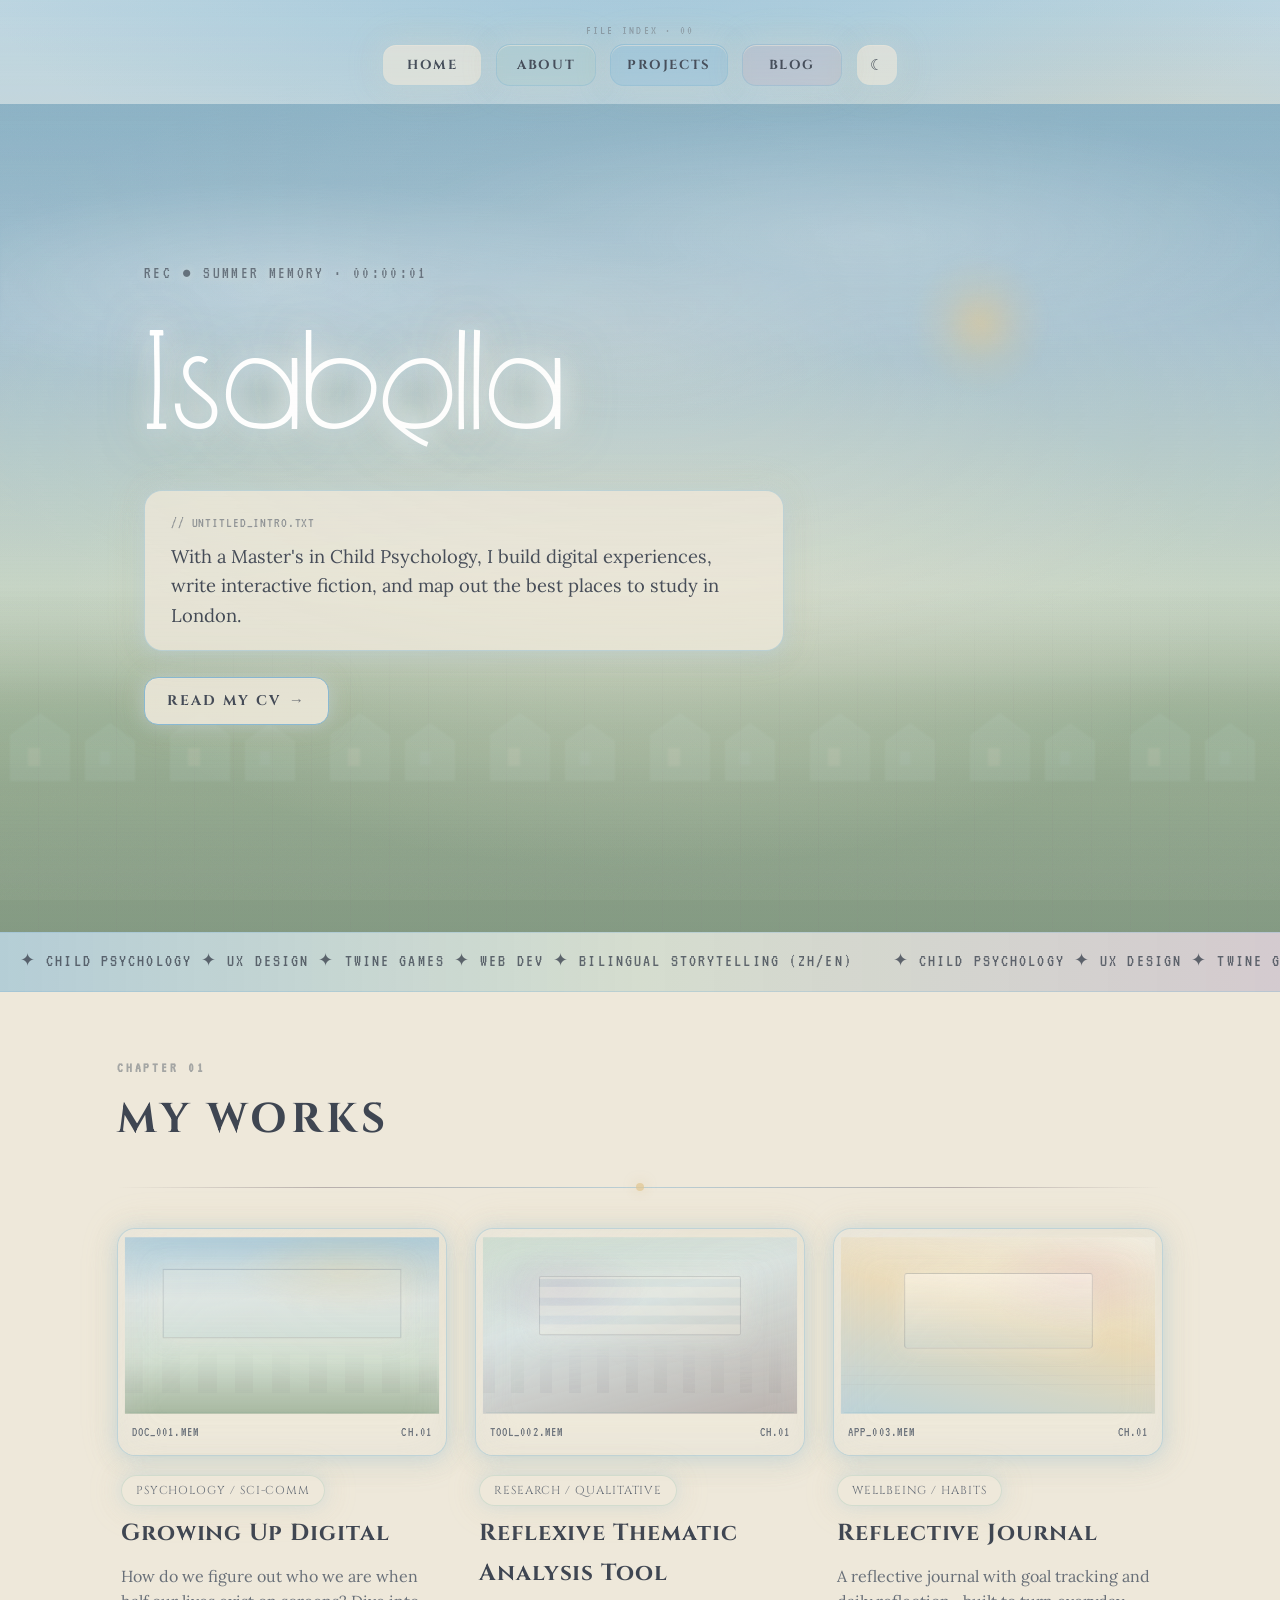
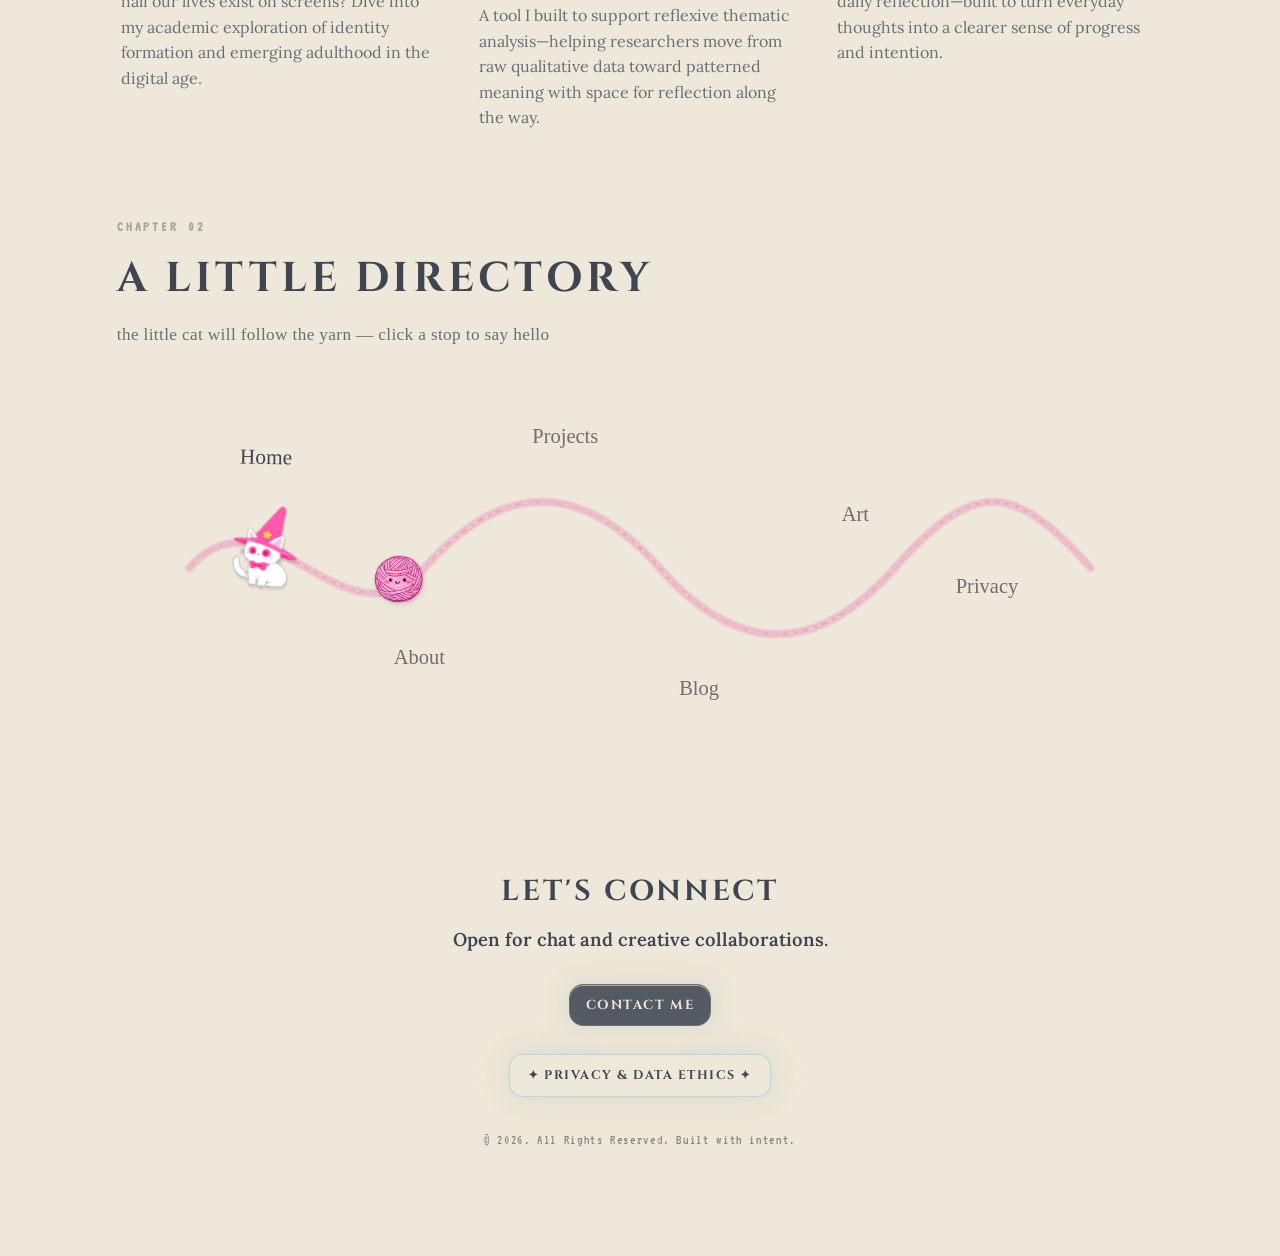
<file: index.html>
<!DOCTYPE html>
<html lang="en">
<head>
    <meta name="robots" content="noai, noimageai">
    <meta charset="UTF-8">
    <meta name="viewport" content="width=device-width, initial-scale=1.0">
    <title>Isabella's Portfolio</title>

    <link rel="preconnect" href="https://fonts.googleapis.com">
    <link rel="preconnect" href="https://fonts.gstatic.com" crossorigin>
    <link href="https://fonts.googleapis.com/css2?family=Cinzel:wght@400;600;700;900&family=Cormorant+Garamond:ital,wght@0,400;0,600;0,700;1,400&family=Crafty+Girls&family=Gochi+Hand&family=Great+Vibes&family=Lora:ital,wght@0,400;0,600;1,400&family=Vibes&family=VT323&display=swap" rel="stylesheet">
    <script>
        (function () {
            try {
                var m = document.cookie.match(/(?:^|; )portfolio-theme=([^;]*)/);
                var t = m ? decodeURIComponent(m[1]) : null;
                if (!t) {
                    try { t = localStorage.getItem("portfolio-theme"); } catch (e) {}
                }
                if (t === "dark" || (!t && window.matchMedia("(prefers-color-scheme: dark)").matches)) {
                    document.documentElement.setAttribute("data-theme", "dark");
                }
            } catch (e) {}
        })();
    </script>
    <link rel="stylesheet" href="theme.css">
    <style>
        * { box-sizing: border-box; margin: 0; padding: 0; }

        body {
            font-size: 1.15rem;
            padding: 0;
        }

        body > * { position: relative; z-index: 1; }

        /* ---------- Hero: cinematic summer memory ---------- */
        .hero {
            position: relative;
            min-height: 92vh;
            display: flex;
            flex-direction: column;
            justify-content: center;
            align-items: flex-start;
            text-align: left;
            padding:
                0
                clamp(1.5rem, 6vw, 4rem)
                clamp(2.5rem, 6vw, 4.5rem)
                clamp(2.5rem, 12vw, 9rem);
            overflow: hidden;
            isolation: isolate;
        }

        .hero-content {
            position: relative;
            z-index: 10;
            width: min(680px, 100%);
            max-width: 680px;
            margin: 0;
            padding-top: clamp(1.5rem, 4vh, 3rem);
            padding-bottom: 1rem;
            display: flex;
            flex-direction: column;
            align-items: flex-start;
        }

        .hero-meta {
            font-family: "VT323", monospace;
            font-size: 1.05rem;
            letter-spacing: 0.14em;
            color: var(--dream-ink);
            opacity: 0.7;
            margin-bottom: 22px;
            text-shadow: 0 1px 8px rgba(238, 232, 218, 0.8);
        }

        .hero-name {
            font-family: "Vibes", cursive;
            font-size: clamp(5.5rem, 14vw, 9rem);
            font-weight: 400;
            line-height: 0.95;
            color: #fff;
            text-shadow:
                0 0 24px rgba(255, 255, 255, 0.9),
                0 0 48px rgba(223, 197, 143, 0.5),
                0 2px 12px rgba(134, 184, 211, 0.35);
            margin-top: 0.15em;
            margin-bottom: 22px;
            letter-spacing: 0.02em;
        }

        [data-theme="dark"] .hero-name {
            color: #F4F0E6;
            text-shadow:
                0 2px 14px rgba(20, 28, 36, 0.55),
                0 0 28px rgba(143, 169, 187, 0.22);
        }

        .hero-caption {
            display: block;
            width: min(640px, 100%);
            max-width: 640px;
            padding: 20px 26px;
            background: rgba(238, 232, 218, 0.82);
            border: 1.5px solid rgba(134, 184, 211, 0.45);
            border-radius: var(--radius-lg);
            font-size: 1.15rem;
            line-height: 1.6;
            color: var(--dream-ink);
            box-shadow: var(--btn-glow), var(--shadow-soft);
            backdrop-filter: blur(3px);
            text-align: left;
        }

        [data-theme="dark"] .hero-caption {
            background: rgba(45, 58, 72, 0.82);
            border-color: rgba(189, 214, 225, 0.35);
            color: var(--dream-ink);
        }

        .hero-caption .pixel-label {
            display: block;
            margin-bottom: 8px;
            opacity: 0.7;
            font-size: 0.9rem;
        }

        .hero .stylized-button {
            margin-top: 26px;
            background: rgba(238, 232, 218, 0.9);
            text-shadow: none;
        }

        [data-theme="dark"] .hero .stylized-button {
            background: rgba(55, 70, 85, 0.9);
            color: var(--dream-ink);
            border-color: rgba(189, 214, 225, 0.45);
        }

        .hero-sky {
            position: absolute;
            inset: 0;
            z-index: 0;
            background:
                linear-gradient(180deg,
                    #7FA9BE 0%,
                    #A7C2D0 28%,
                    #C5D4C4 58%,
                    #A8B998 80%,
                    #8FA480 100%);
            transform: scale(1.04);
            animation: sky-breathe 28s ease-in-out infinite alternate;
        }

        [data-theme="dark"] .hero-sky {
            background:
                linear-gradient(180deg,
                    #5F7384 0%,
                    #6B7E88 28%,
                    #687870 58%,
                    #5E6C64 100%);
        }

        .hero-clouds {
            position: absolute;
            inset: 0;
            z-index: 1;
            pointer-events: none;
            background:
                radial-gradient(ellipse 42% 18% at 22% 22%, rgba(255, 255, 255, 0.32) 0%, transparent 70%),
                radial-gradient(ellipse 55% 22% at 68% 16%, rgba(255, 255, 255, 0.28) 0%, transparent 68%),
                radial-gradient(ellipse 30% 14% at 48% 28%, rgba(238, 232, 218, 0.22) 0%, transparent 70%);
            filter: blur(2px);
            opacity: 0.85;
        }

        [data-theme="dark"] .hero-clouds {
            background:
                radial-gradient(ellipse 42% 18% at 22% 22%, rgba(220, 230, 240, 0.28) 0%, transparent 70%),
                radial-gradient(ellipse 55% 22% at 68% 16%, rgba(200, 215, 230, 0.22) 0%, transparent 68%);
        }

        .hero-sun {
            position: absolute;
            top: 18%;
            right: 18%;
            width: min(140px, 22vw);
            height: min(140px, 22vw);
            border-radius: 50%;
            background: radial-gradient(circle, rgba(223, 197, 143, 0.65) 0%, rgba(223, 197, 143, 0.18) 40%, transparent 70%);
            filter: blur(4px);
            z-index: 1;
            pointer-events: none;
            animation: sun-pulse 8s ease-in-out infinite;
        }

        .hero-horizon {
            position: absolute;
            bottom: 0;
            left: 0;
            right: 0;
            height: 42%;
            z-index: 2;
            pointer-events: none;
            background:
                repeating-linear-gradient(
                    90deg,
                    transparent 0 38px,
                    rgba(117, 106, 115, 0.08) 38px 39px
                ),
                linear-gradient(180deg, transparent 0%, rgba(120, 151, 121, 0.55) 40%, rgba(100, 130, 105, 0.75) 100%);
            mask-image: linear-gradient(180deg, transparent 0%, black 35%);
        }

        /* Soft house silhouettes — lighter, less uncanny */
        .hero-houses {
            position: absolute;
            bottom: 18%;
            left: 0;
            right: 0;
            height: 90px;
            z-index: 3;
            pointer-events: none;
            opacity: 0.22;
            background-image: url("data:image/svg+xml,%3Csvg xmlns='http://www.w3.org/2000/svg' width='160' height='90' viewBox='0 0 160 90'%3E%3Cg fill='%23AFCDBE' fill-opacity='0.7'%3E%3Cpath d='M10 88V42l30-22 30 22v46H10z'/%3E%3Crect x='28' y='55' width='12' height='18' fill='%23EEE8DA' fill-opacity='0.65'/%3E%3Cpath d='M85 88V48l25-18 25 18v40H85z'/%3E%3Crect x='100' y='58' width='10' height='14' fill='%23BDD6E1' fill-opacity='0.55'/%3E%3C/g%3E%3C/svg%3E");
            background-repeat: repeat-x;
            background-size: 160px 90px;
            filter: blur(1px);
        }

        .hero-haze {
            position: absolute;
            inset: 0;
            z-index: 5;
            pointer-events: none;
            background:
                radial-gradient(ellipse 70% 50% at 50% 60%, rgba(238, 232, 218, 0.35) 0%, transparent 65%),
                linear-gradient(180deg, rgba(189, 214, 225, 0.15) 0%, transparent 40%, rgba(216, 216, 211, 0.2) 100%);
            animation: haze-drift 20s ease-in-out infinite alternate;
        }

        [data-theme="dark"] .hero-haze {
            background:
                radial-gradient(ellipse 70% 50% at 50% 55%, rgba(70, 95, 115, 0.35) 0%, transparent 65%),
                linear-gradient(180deg, rgba(90, 120, 145, 0.15) 0%, transparent 40%, rgba(60, 75, 70, 0.25) 100%);
        }

        @keyframes sky-breathe {
            from { transform: scale(1.02); }
            to { transform: scale(1.06); }
        }

        @keyframes haze-drift {
            from { opacity: 0.85; transform: translateX(-1%); }
            to { opacity: 1; transform: translateX(1.5%); }
        }

        @keyframes sun-pulse {
            0%, 100% { opacity: 0.75; transform: scale(1); }
            50% { opacity: 1; transform: scale(1.08); }
        }

        /* ---------- Page shell ---------- */
        .page-shell {
            padding: 0 clamp(1.25rem, 6vw, 5rem) 4rem;
            max-width: 1200px;
            margin: 0 auto;
        }

        /* ---------- Marquee: full-bleed across the screen ---------- */
        .marquee-container {
            width: 100%;
            margin-left: 0;
            margin-right: 0;
            position: relative;
            left: 0;
            background: linear-gradient(90deg,
                rgba(134, 184, 211, 0.55) 0%,
                rgba(175, 205, 190, 0.4) 50%,
                rgba(180, 168, 194, 0.45) 100%);
            border-top: 1px solid rgba(134, 184, 211, 0.35);
            border-bottom: 1px solid rgba(134, 184, 211, 0.35);
            padding: 14px 0;
            overflow: hidden;
            margin-bottom: 4rem;
            z-index: 10;
        }

        /* Break out of .page-shell if nested; when sibling of hero, span viewport */
        body > .marquee-container {
            width: 100vw;
            max-width: 100vw;
            margin-left: calc(50% - 50vw);
            margin-right: calc(50% - 50vw);
        }

        .marquee-content {
            display: flex;
            width: fit-content;
            animation: scroll 45s linear infinite;
        }

        .marquee-content span {
            font-family: "VT323", monospace;
            color: var(--dream-ink);
            font-size: 1.1rem;
            white-space: nowrap;
            letter-spacing: 0.12em;
            padding: 0 20px;
            opacity: 0.8;
        }

        @keyframes scroll {
            0% { transform: translateX(0%); }
            100% { transform: translateX(-50%); }
        }

        /* ---------- Section titles ---------- */
        .section-block {
            margin-bottom: 5rem;
            position: relative;
        }

        .section-title {
            font-family: "Cinzel", serif;
            font-size: clamp(2rem, 4vw, 2.6rem);
            font-weight: 700;
            letter-spacing: 0.1em;
            text-transform: uppercase;
            text-align: left;
            margin-bottom: 2rem;
            color: var(--dream-ink);
            position: relative;
        }

        .section-title .pixel-label {
            display: block;
            margin-bottom: 4px;
            font-size: 0.9rem;
            opacity: 0.55;
            letter-spacing: 0.2em;
        }

        .section-path {
            height: 1px;
            width: 100%;
            margin: 0 0 2.5rem;
            background: linear-gradient(90deg,
                transparent,
                rgba(117, 106, 115, 0.45) 20%,
                rgba(134, 184, 211, 0.5) 50%,
                rgba(117, 106, 115, 0.45) 80%,
                transparent);
            position: relative;
        }

        .section-path::after {
            content: "";
            position: absolute;
            left: 50%;
            top: -4px;
            width: 8px;
            height: 8px;
            border-radius: 50%;
            background: rgba(223, 197, 143, 0.7);
            box-shadow: 0 0 12px rgba(223, 197, 143, 0.5);
            transform: translateX(-50%);
        }

        /* ---------- Projects as photo / window memories ---------- */
        .projects {
            display: grid;
            grid-template-columns: repeat(3, 1fr);
            gap: 28px;
            align-items: stretch;
        }

        .project-card {
            display: flex;
            flex-direction: column;
            text-decoration: none;
            color: inherit;
            background: transparent;
            border: none;
            border-radius: 0;
            padding: 0;
            box-shadow: none;
            position: relative;
            overflow: visible;
            cursor: inherit;
            transition: transform var(--transition-mid) ease;
        }

        .project-window {
            position: relative;
            background: rgba(238, 232, 218, 0.45);
            border: 1.5px solid var(--border-dream);
            border-radius: var(--radius-lg);
            padding: 10px 10px 0;
            overflow: hidden;
            box-shadow: var(--shadow-soft), var(--btn-glow);
        }

        [data-theme="dark"] .project-window {
            background: rgba(45, 58, 72, 0.65);
        }

        .project-window::before {
            content: "";
            position: absolute;
            inset: 0;
            z-index: 2;
            pointer-events: none;
            background:
                linear-gradient(135deg, rgba(238, 232, 218, 0.25), transparent 40%),
                radial-gradient(ellipse at 80% 20%, rgba(223, 197, 143, 0.15), transparent 50%);
            mix-blend-mode: soft-light;
            transition: opacity var(--transition-mid) ease;
        }

        .project-window::after {
            content: "";
            position: absolute;
            inset: 0;
            z-index: 3;
            pointer-events: none;
            box-shadow: inset 0 0 40px rgba(216, 216, 211, 0.45);
            opacity: 0.8;
            transition: opacity var(--transition-mid) ease;
        }

        .project-preview {
            display: block;
            width: 100%;
            aspect-ratio: 16 / 9;
            object-fit: cover;
            filter: saturate(var(--img-saturation)) contrast(var(--img-contrast)) brightness(1.05);
            transition:
                filter var(--transition-mid) ease,
                transform var(--transition-slow) ease;
            transform: scale(1.02);
        }

        .project-preview--abstract {
            position: relative;
            background:
                radial-gradient(ellipse 60% 40% at 70% 20%, rgba(223, 197, 143, 0.35), transparent 60%),
                linear-gradient(180deg, rgba(134, 184, 211, 0.75) 0%, rgba(189, 214, 225, 0.5) 35%, rgba(175, 205, 190, 0.55) 70%, rgba(120, 151, 121, 0.65) 100%);
        }

        .project-preview--abstract::before {
            content: "";
            position: absolute;
            inset: 18% 12% auto;
            height: 38%;
            border: 1px solid rgba(63, 70, 82, 0.18);
            background: linear-gradient(180deg, rgba(238, 232, 218, 0.25), rgba(189, 214, 225, 0.15));
            box-shadow: 0 0 24px rgba(238, 232, 218, 0.35);
        }

        .project-preview--abstract::after {
            content: "";
            position: absolute;
            bottom: 12%;
            left: 0;
            right: 0;
            height: 28%;
            background:
                repeating-linear-gradient(90deg, rgba(117, 106, 115, 0.2) 0 18px, transparent 18px 36px);
            opacity: 0.35;
            mask-image: linear-gradient(180deg, transparent, black);
        }

        .project-preview--themes {
            background:
                radial-gradient(ellipse 50% 45% at 25% 30%, rgba(180, 168, 194, 0.4), transparent 55%),
                linear-gradient(165deg, rgba(175, 205, 190, 0.7) 0%, rgba(189, 214, 225, 0.55) 40%, rgba(117, 106, 115, 0.45) 100%);
        }

        .project-preview--themes::before {
            inset: 22% 18% auto;
            height: 32%;
            border-radius: 2px;
            background:
                repeating-linear-gradient(
                    0deg,
                    rgba(238, 232, 218, 0.35) 0 10px,
                    transparent 10px 18px
                );
        }

        .project-preview--themes::after {
            background:
                repeating-linear-gradient(90deg, rgba(90, 95, 105, 0.18) 0 12px, transparent 12px 28px);
        }

        .project-preview--journal {
            background:
                radial-gradient(ellipse 55% 50% at 75% 25%, rgba(213, 163, 173, 0.35), transparent 55%),
                linear-gradient(195deg, rgba(238, 232, 218, 0.85) 0%, rgba(223, 197, 143, 0.55) 45%, rgba(134, 184, 211, 0.55) 100%);
        }

        .project-preview--journal::before {
            inset: 20% 20% auto;
            height: 42%;
            width: auto;
            border-radius: 3px;
            background: linear-gradient(180deg, rgba(247, 242, 232, 0.55), rgba(189, 214, 225, 0.2));
            box-shadow: 0 0 20px rgba(238, 232, 218, 0.4);
        }

        .project-preview--journal::after {
            height: 22%;
            background:
                repeating-linear-gradient(0deg, transparent 0 8px, rgba(117, 106, 115, 0.12) 8px 9px);
            opacity: 0.5;
        }

        .project-filemeta {
            display: flex;
            justify-content: space-between;
            gap: 12px;
            padding: 8px 4px 10px;
            font-family: "VT323", monospace;
            font-size: 0.85rem;
            letter-spacing: 0.08em;
            color: var(--dream-muted-text);
            background: rgba(238, 232, 218, 0.65);
            border-top: 1px solid var(--border-soft);
        }

        .project-info {
            width: 100%;
            padding: 16px 4px 4px;
        }

        .project-info h3 {
            font-family: "Cinzel", serif;
            font-size: 1.45rem;
            margin: 8px 0 10px;
            color: var(--dream-ink);
            letter-spacing: 0.04em;
        }

        .project-info p {
            color: var(--dream-muted-text);
            font-size: 1rem;
            line-height: 1.6;
        }

        .project-card:hover .project-preview {
            filter: saturate(1) contrast(1) brightness(1);
            transform: scale(1.05);
        }

        .project-card:hover .project-window::before,
        .project-card:hover .project-window::after {
            opacity: 0.25;
        }

        .project-card:hover .project-window {
            box-shadow: var(--btn-glow-strong), var(--shadow-lift);
        }

        .project-card:focus-visible {
            outline: 2px solid var(--focus-ring);
            outline-offset: 4px;
        }

        .project-card[role="button"] {
            cursor: inherit;
        }

        /* ---------- Scroll reveal ---------- */
        .reveal-on-scroll {
            opacity: 0;
            transform: translateY(36px);
            filter: blur(4px);
            transition:
                opacity 0.9s ease,
                transform 0.9s ease,
                filter 0.9s ease;
        }

        .reveal-on-scroll.is-visible {
            opacity: 1;
            transform: translateY(0);
            filter: blur(0);
        }

        .reveal-on-scroll .project-card {
            opacity: 0;
            transform: translateY(28px) scale(0.98);
            transition:
                opacity 0.85s ease,
                transform 0.85s ease,
                box-shadow var(--transition-mid) ease;
        }

        .reveal-on-scroll .project-card:nth-child(1) { transition-delay: 0.08s; }
        .reveal-on-scroll .project-card:nth-child(2) { transition-delay: 0.16s; }
        .reveal-on-scroll .project-card:nth-child(3) { transition-delay: 0.24s; }

        .reveal-on-scroll.is-visible .project-card {
            opacity: 1;
            transform: translateY(0) scale(1);
        }

        /* ---------- Footer ---------- */
        footer {
            margin-top: 40px;
            padding: 60px 0 40px;
            text-align: center;
            position: relative;
            z-index: 10;
        }

        footer h2 {
            font-family: "Cinzel", serif;
            font-size: 1.8rem;
            letter-spacing: 0.1em;
            text-transform: uppercase;
            margin-bottom: 8px;
        }

        .footer-button-wrapper {
            display: flex;
            justify-content: center;
            margin: 28px 0;
        }

        .footer-privacy-wrapper { margin-top: 20px; }

        .footer-copy {
            margin-top: 32px;
            font-size: 0.85rem;
            opacity: 0.6;
            font-family: "VT323", monospace;
            letter-spacing: 0.12em;
        }

        /* ---------- Responsive ---------- */
        @media (max-width: 1100px) {
            .projects {
                grid-template-columns: 1fr 1fr;
            }
        }

        @media (max-width: 900px) {
            .projects {
                grid-template-columns: 1fr;
            }

            .hero-name {
                font-size: clamp(4.2rem, 18vw, 6.5rem);
            }

            .hero-caption {
                font-size: 1.05rem;
                padding: 16px 18px;
            }

            .hero {
                padding-left: clamp(1.4rem, 6vw, 2.5rem);
                padding-right: clamp(1.4rem, 6vw, 2.5rem);
            }
        }

        @media (max-width: 600px) {
            .main-menu::before { display: none; }
            .hero-caption { font-size: 1rem; }
        }

        @media (prefers-reduced-motion: reduce) {
            .hero-sky,
            .hero-haze,
            .hero-sun,
            .marquee-content {
                animation: none !important;
            }

            .reveal-on-scroll,
            .reveal-on-scroll .project-card {
                opacity: 1 !important;
                transform: none !important;
                filter: none !important;
                transition: none !important;
            }
        }

        /* =========================================================
           DOODLE DIRECTORY — cat-along-the-yarn site map
           Tweak guide (search these comments):
           - PATH SHAPE: SVG .doodle-path--desktop / --mobile `d` attrs
           - STOP POSITIONS: data-stop="0–1" on each .doodle-stop link
           - TRAVEL SPEED: --doodle-travel-ms (CSS) + DURATION in JS
           - CAT SIZE: --doodle-cat-size
           - YARN LOOK: stroke / stroke-dasharray on .doodle-yarn
           ========================================================= */
        .doodle-directory {
            --doodle-travel-ms: 520ms;
            --doodle-cat-size: 104px;
            --doodle-ink: var(--dream-dusk);
            --doodle-yarn: rgba(200, 140, 155, 0.95);
            --doodle-yarn-soft: rgba(134, 184, 211, 0.45);
            margin-top: 12px;
            margin-bottom: 8px;
            position: relative;
            z-index: 20;
        }

        .doodle-directory .section-title {
            margin-bottom: 6px;
        }

        .doodle-hint {
            font-family: "Crafty Girls", cursive;
            font-size: 1.08rem;
            color: var(--dream-muted-text);
            margin: 0 0 18px;
            letter-spacing: 0.02em;
        }

        .doodle-stage {
            position: relative;
            width: 100%;
            max-width: 980px;
            margin: 0 auto;
            height: clamp(300px, 42vw, 400px);
            isolation: isolate;
        }

        .doodle-path-svg {
            position: absolute;
            inset: 0;
            width: 100%;
            height: 100%;
            overflow: visible;
            pointer-events: none;
        }

        /* Layered yarn: matte rope + thread lines (no glow) */
        .doodle-yarn-core {
            fill: none;
            stroke: #F0C9D3;
            stroke-width: 9;
            stroke-linecap: round;
            stroke-linejoin: round;
            opacity: 0.95;
        }

        .doodle-yarn-shade {
            fill: none;
            stroke: #E0A8B6;
            stroke-width: 5.5;
            stroke-linecap: round;
            stroke-linejoin: round;
            opacity: 0.4;
        }

        .doodle-yarn-thread {
            fill: none;
            stroke: #D48A9C;
            stroke-width: 1.3;
            stroke-linecap: round;
            stroke-linejoin: round;
            stroke-dasharray: 5 7 2 6;
            opacity: 0.45;
        }

        .doodle-yarn-thread-lite {
            fill: none;
            stroke: #F8E4E9;
            stroke-width: 1.05;
            stroke-linecap: round;
            stroke-linejoin: round;
            stroke-dasharray: 3 8 5 5;
            opacity: 0.65;
        }

        /* Soft outer haze removed — kept as no-op so old markup stays harmless */
        .doodle-yarn-fuzz {
            display: none;
        }

        .doodle-path-svg--mobile { display: none; }

        .doodle-cat {
            position: absolute;
            top: 0;
            left: 0;
            width: var(--doodle-cat-size);
            height: var(--doodle-cat-size);
            margin-left: calc(var(--doodle-cat-size) / -2);
            margin-top: calc(var(--doodle-cat-size) / -2);
            z-index: 4;
            pointer-events: none;
            will-change: transform;
            transform: translate(0, 0) rotate(0deg) scale(1, 1);
            filter: drop-shadow(1px 3px 0 rgba(90, 70, 80, 0.12));
        }

        .doodle-cat img {
            width: 100%;
            height: 100%;
            object-fit: contain;
            display: block;
            user-select: none;
            /* Soft handmade edge — keep the photo recognisable */
            filter: contrast(1.04) saturate(1.06);
        }

        .doodle-cat.is-traveling {
            animation: doodle-squash var(--doodle-travel-ms) ease;
        }

        .doodle-cat.is-traveling .doodle-motion-lines {
            opacity: 0.7;
        }

        .doodle-cat.is-settling {
            animation: doodle-wobble 0.55s ease;
        }

        .doodle-motion-lines {
            position: absolute;
            left: -14px;
            top: 28%;
            width: 16px;
            height: 40%;
            opacity: 0;
            transition: opacity 0.2s ease;
            pointer-events: none;
        }

        .doodle-motion-lines::before,
        .doodle-motion-lines::after {
            content: "";
            position: absolute;
            left: 0;
            width: 12px;
            height: 2px;
            background: rgba(180, 130, 145, 0.55);
            border-radius: 2px;
            transform: rotate(-12deg);
        }

        .doodle-motion-lines::before { top: 20%; width: 10px; }
        .doodle-motion-lines::after { top: 55%; width: 14px; transform: rotate(-18deg); }

        @keyframes doodle-squash {
            0% { filter: drop-shadow(1px 3px 0 rgba(90, 70, 80, 0.12)); }
            35% { /* squash applied via JS scale — keep glow soft */ }
            100% { filter: drop-shadow(1px 3px 0 rgba(90, 70, 80, 0.12)); }
        }

        @keyframes doodle-wobble {
            0% { transform: translate(var(--dx, 0), var(--dy, 0)) rotate(var(--rot, 0deg)) scale(1, 1); }
            25% { transform: translate(var(--dx, 0), var(--dy, 0)) rotate(calc(var(--rot, 0deg) - 6deg)) scale(1.05, 0.94); }
            55% { transform: translate(var(--dx, 0), var(--dy, 0)) rotate(calc(var(--rot, 0deg) + 5deg)) scale(0.96, 1.05); }
            100% { transform: translate(var(--dx, 0), var(--dy, 0)) rotate(var(--rot, 0deg)) scale(1, 1); }
        }

        .doodle-stops {
            position: absolute;
            inset: 0;
            z-index: 6;
        }

        .doodle-yarn-balls {
            position: absolute;
            inset: 0;
            z-index: 5;
            pointer-events: none;
        }

        /* Single yarn ball that rolls ahead of the cat on the path */
        .doodle-yarn-ball {
            position: absolute;
            width: 88px;
            height: 88px;
            margin-left: -44px;
            margin-top: -44px;
            background: url("assets/yarn-ball.png") center / contain no-repeat;
            filter: drop-shadow(1px 2px 2px rgba(90, 70, 80, 0.2));
            opacity: 1;
            visibility: visible;
            will-change: transform, left, top;
            transform: rotate(0deg);
            transition: none;
        }

        .doodle-stop {
            position: absolute;
            transform: translate(-50%, -50%);
            font-family: "Crafty Girls", cursive;
            font-size: clamp(1.05rem, 2.1vw, 1.28rem);
            color: var(--doodle-ink);
            text-decoration: none;
            padding: 6px 2px 5px;
            line-height: 1.15;
            white-space: nowrap;
            border-radius: 0;
            background: transparent;
            border-bottom: none;
            transition:
                color 0.2s ease,
                transform 0.2s ease,
                letter-spacing 0.2s ease,
                opacity 0.2s ease;
        }

        .doodle-stop:hover,
        .doodle-stop:focus-visible,
        .doodle-stop.is-active {
            color: var(--dream-ink);
            background: transparent;
            text-shadow: none;
            filter: none;
            outline: none;
            opacity: 1;
        }

        .doodle-stop:focus-visible {
            outline: 2px solid var(--focus-ring);
            outline-offset: 3px;
        }

        .doodle-stop:hover {
            transform: translate(-50%, -50%) rotate(-1.5deg) scale(1.06);
            letter-spacing: 0.02em;
        }

        .doodle-stop.is-active {
            transform: translate(-50%, -50%) rotate(1deg) scale(1.04);
        }

        /* Simple default cursor in this section — less distracting than yarn/cat */
        @media (hover: hover) and (pointer: fine) {
            html.has-dream-cursor .doodle-directory,
            html.has-dream-cursor .doodle-directory * {
                cursor: auto;
            }

            html.has-dream-cursor .doodle-directory .doodle-stop,
            html.has-dream-cursor .doodle-directory a {
                cursor: pointer;
            }
        }

        [data-theme="dark"] .doodle-yarn-core {
            stroke: #E0B0BC;
            opacity: 0.8;
        }

        [data-theme="dark"] .doodle-yarn-shade {
            stroke: #C48898;
        }

        [data-theme="dark"] .doodle-yarn-thread {
            stroke: #E8C0CB;
            opacity: 0.4;
        }

        [data-theme="dark"] .doodle-yarn-thread-lite {
            stroke: #F2D8DF;
            opacity: 0.35;
        }

        [data-theme="dark"] .doodle-stop {
            color: var(--dream-muted-text);
        }

        [data-theme="dark"] .doodle-stop:hover,
        [data-theme="dark"] .doodle-stop:focus-visible,
        [data-theme="dark"] .doodle-stop.is-active {
            background: transparent;
            text-shadow: none;
            color: var(--dream-ink);
        }

        @media (max-width: 720px) {
            .doodle-stage {
                height: min(78vh, 620px);
                max-width: 420px;
            }

            .doodle-path-svg--desktop { display: none; }
            .doodle-path-svg--mobile { display: block; }

            .doodle-directory {
                --doodle-cat-size: 88px;
            }

            .doodle-stop {
                font-size: 1.12rem;
            }

            .doodle-yarn-ball {
                width: 72px;
                height: 72px;
                margin-left: -36px;
                margin-top: -36px;
            }
        }

        @media (prefers-reduced-motion: reduce) {
            .doodle-path-svg,
            .doodle-cat,
            .doodle-hint,
            .doodle-yarn-balls {
                display: none !important;
            }

            .doodle-stage {
                height: auto;
                max-width: none;
            }

            .doodle-stops {
                position: static;
                display: flex;
                flex-wrap: wrap;
                gap: 10px 14px;
                justify-content: center;
            }

            .doodle-stop,
            .doodle-stop:hover,
            .doodle-stop.is-active {
                position: static;
                transform: none;
                border: 1.5px dashed rgba(180, 140, 155, 0.45);
                border-radius: 4px;
                background: rgba(255, 255, 255, 0.4);
                padding: 8px 12px;
                text-shadow: none;
                filter: none;
            }

            .doodle-cat.is-traveling,
            .doodle-cat.is-settling {
                animation: none !important;
            }
        }
    </style>
    <script src="theme.js" defer></script>
</head>
<body class="dream-body">

    <nav class="main-menu" aria-label="Primary">
        <a href="/" class="nav-btn btn-home">Home</a>
        <a href="/about/" class="nav-btn btn-about">About</a>
        <a href="#works" class="nav-btn btn-projects">Projects</a>
        <a href="/blog/" class="nav-btn btn-blog">Blog</a>
        <button type="button" class="theme-toggle" aria-label="Switch to dark mode" title="Dark mode">☾</button>
    </nav>

    <header class="hero">
        <div class="hero-sky" aria-hidden="true"></div>
        <div class="hero-clouds" aria-hidden="true"></div>
        <div class="hero-sun" aria-hidden="true"></div>
        <div class="hero-houses" aria-hidden="true"></div>
        <div class="hero-horizon" aria-hidden="true"></div>
        <div class="hero-haze" aria-hidden="true"></div>

        <div class="hero-content">
            <p class="hero-meta">REC ● SUMMER MEMORY · 00:00:01</p>
            <h1 class="hero-name">Isabella</h1>
            <div class="hero-caption">
                <span class="pixel-label">// untitled_intro.txt</span>
                <p class="subtitle">With a Master's in Child Psychology, I build digital experiences, write interactive fiction, and map out the best places to study in London.</p>
            </div>
            <a href="cv.html" class="stylized-button">Read My CV</a>
        </div>
    </header>

    <div class="marquee-container reveal-on-scroll" aria-hidden="true">
        <div class="marquee-content">
            <span>✦ CHILD PSYCHOLOGY ✦ UX DESIGN ✦ TWINE GAMES ✦ WEB DEV ✦ BILINGUAL STORYTELLING (ZH/EN) </span>
            <span>✦ CHILD PSYCHOLOGY ✦ UX DESIGN ✦ TWINE GAMES ✦ WEB DEV ✦ BILINGUAL STORYTELLING (ZH/EN) </span>
            <span>✦ CHILD PSYCHOLOGY ✦ UX DESIGN ✦ TWINE GAMES ✦ WEB DEV ✦ BILINGUAL STORYTELLING (ZH/EN) </span>
            <span>✦ CHILD PSYCHOLOGY ✦ UX DESIGN ✦ TWINE GAMES ✦ WEB DEV ✦ BILINGUAL STORYTELLING (ZH/EN) </span>
            <span>✦ CHILD PSYCHOLOGY ✦ UX DESIGN ✦ TWINE GAMES ✦ WEB DEV ✦ BILINGUAL STORYTELLING (ZH/EN) </span>
            <span>✦ CHILD PSYCHOLOGY ✦ UX DESIGN ✦ TWINE GAMES ✦ WEB DEV ✦ BILINGUAL STORYTELLING (ZH/EN) </span>
        </div>
    </div>

    <div class="page-shell">

        <section class="section-block reveal-on-scroll" id="works" aria-labelledby="works-title">
            <h2 class="section-title" id="works-title">
                <span class="pixel-label">CHAPTER 01</span>
                My Works
            </h2>
            <div class="section-path" aria-hidden="true"></div>

            <div class="projects">

                <a href="sci-comm.html" class="project-card">
                    <div class="project-window">
                        <div class="project-preview project-preview--abstract" role="img" aria-label=""></div>
                        <div class="project-filemeta">
                            <span>DOC_001.MEM</span>
                            <span>CH.01</span>
                        </div>
                    </div>
                    <div class="project-info">
                        <span class="role-pill">PSYCHOLOGY / SCI-COMM</span>
                        <h3>Growing Up Digital</h3>
                        <p>How do we figure out who we are when half our lives exist on screens? Dive into my academic exploration of identity formation and emerging adulthood in the digital age.</p>
                    </div>
                </a>

                <a href="https://thematic.ivebeanworking.com/" class="project-card" target="_blank" rel="noopener noreferrer">
                    <div class="project-window">
                        <div class="project-preview project-preview--abstract project-preview--themes" role="img" aria-label=""></div>
                        <div class="project-filemeta">
                            <span>TOOL_002.MEM</span>
                            <span>CH.01</span>
                        </div>
                    </div>
                    <div class="project-info">
                        <span class="role-pill">RESEARCH / QUALITATIVE</span>
                        <h3>Reflexive Thematic Analysis Tool</h3>
                        <p>A tool I built to support reflexive thematic analysis—helping researchers move from raw qualitative data toward patterned meaning with space for reflection along the way.</p>
                    </div>
                </a>

                <a href="https://reflect.ivebeanworking.com" class="project-card" target="_blank" rel="noopener noreferrer">
                    <div class="project-window">
                        <div class="project-preview project-preview--abstract project-preview--journal" role="img" aria-label=""></div>
                        <div class="project-filemeta">
                            <span>APP_003.MEM</span>
                            <span>CH.01</span>
                        </div>
                    </div>
                    <div class="project-info">
                        <span class="role-pill">WELLBEING / HABITS</span>
                        <h3>Reflective Journal</h3>
                        <p>A reflective journal with goal tracking and daily reflection—built to turn everyday thoughts into a clearer sense of progress and intention.</p>
                    </div>
                </a>

            </div>
        </section>

        <!--
          DOODLE DIRECTORY
          Cat image: assets/doodle-cat.png
          To swap the cat art, replace that file (transparent PNG works best)
          or change the <img src="..."> below.
        -->
        <section class="section-block doodle-directory reveal-on-scroll" aria-labelledby="doodle-dir-title">
            <h2 class="section-title" id="doodle-dir-title">
                <span class="pixel-label">CHAPTER 02</span>
                A Little Directory
            </h2>
            <p class="doodle-hint">the little cat will follow the yarn — click a stop to say hello</p>

            <div class="doodle-stage" data-doodle-nav>
                <svg class="doodle-path-svg doodle-path-svg--desktop" viewBox="0 0 1000 320" preserveAspectRatio="xMidYMid meet" aria-hidden="true">
                    <!-- PATH SHAPE (desktop): same `d` on every layer — edit all together -->
                    <path class="doodle-yarn-fuzz"
                          d="M 40 160 C 120 70, 200 250, 280 160 S 440 70, 520 160 S 680 250, 760 160 S 880 70, 960 160" />
                    <path class="doodle-yarn-core"
                          d="M 40 160 C 120 70, 200 250, 280 160 S 440 70, 520 160 S 680 250, 760 160 S 880 70, 960 160" />
                    <path class="doodle-yarn-shade"
                          d="M 40 160 C 120 70, 200 250, 280 160 S 440 70, 520 160 S 680 250, 760 160 S 880 70, 960 160" />
                    <path class="doodle-yarn-thread"
                          d="M 40 160 C 120 70, 200 250, 280 160 S 440 70, 520 160 S 680 250, 760 160 S 880 70, 960 160" />
                    <path class="doodle-yarn-thread-lite" id="doodle-yarn-desktop"
                          d="M 40 160 C 120 70, 200 250, 280 160 S 440 70, 520 160 S 680 250, 760 160 S 880 70, 960 160" />
                </svg>

                <svg class="doodle-path-svg doodle-path-svg--mobile" viewBox="0 0 360 720" preserveAspectRatio="xMidYMid meet" aria-hidden="true">
                    <!-- PATH SHAPE (mobile): vertical squiggle -->
                    <path class="doodle-yarn-fuzz"
                          d="M 180 36 C 48 110, 310 170, 170 250 S 42 370, 190 450 S 320 560, 150 640 S 60 700, 200 690" />
                    <path class="doodle-yarn-core"
                          d="M 180 36 C 48 110, 310 170, 170 250 S 42 370, 190 450 S 320 560, 150 640 S 60 700, 200 690" />
                    <path class="doodle-yarn-shade"
                          d="M 180 36 C 48 110, 310 170, 170 250 S 42 370, 190 450 S 320 560, 150 640 S 60 700, 200 690" />
                    <path class="doodle-yarn-thread"
                          d="M 180 36 C 48 110, 310 170, 170 250 S 42 370, 190 450 S 320 560, 150 640 S 60 700, 200 690" />
                    <path class="doodle-yarn-thread-lite" id="doodle-yarn-mobile"
                          d="M 180 36 C 48 110, 310 170, 170 250 S 42 370, 190 450 S 320 560, 150 640 S 60 700, 200 690" />
                </svg>

                <div class="doodle-cat" id="doodle-cat" aria-hidden="true">
                    <!-- CAT IMAGE: replace src to use a different puppet asset -->
                    <img src="assets/doodle-cat.png" alt="" width="1024" height="1024" decoding="async">
                    <span class="doodle-motion-lines" aria-hidden="true"></span>
                </div>

                <!-- Lead yarn ball rolls ahead of the cat on the path -->
                <div class="doodle-yarn-balls" aria-hidden="true">
                    <span class="doodle-yarn-ball" id="doodle-lead-ball"></span>
                </div>

                <!--
                  STOP POSITIONS: data-stop is 0→1 along the yarn (evenly spaced).
                  data-side="above|below" nudges the label off the path.
                -->
                <nav class="doodle-stops" aria-label="Site directory">
                    <a class="doodle-stop" href="/" data-stop="0.08" data-side="above">Home</a>
                    <a class="doodle-stop" href="/about/" data-stop="0.24" data-side="below">About</a>
                    <a class="doodle-stop" href="#works" data-stop="0.40" data-side="above" data-offset="-68">Projects</a>
                    <a class="doodle-stop" href="/blog/" data-stop="0.56" data-side="below">Blog</a>
                    <a class="doodle-stop" href="art.html" data-stop="0.72" data-side="above">Art</a>
                    <a class="doodle-stop" href="privacy.html" data-stop="0.88" data-side="below">Privacy</a>
                </nav>
            </div>
        </section>

        <footer class="reveal-on-scroll">
            <h2>Let's Connect</h2>
            <p style="color: var(--text-primary); font-weight: 600; margin-bottom: 12px;">Open for chat and creative collaborations.</p>

            <div class="footer-button-wrapper">
                <a href="mailto:contact@isabellaqian.com" class="nav-btn btn-contact">Contact Me</a>
            </div>

            <div class="footer-privacy-wrapper">
                <a href="privacy.html" class="privacy-link-btn">✦ Privacy & Data Ethics ✦</a>
            </div>

            <p class="footer-copy">
                © <span id="currentYear"></span>. All Rights Reserved. Built with intent.
            </p>
        </footer>
    </div>

    <script>
        document.getElementById("currentYear").textContent = new Date().getFullYear();

        (function () {
            var reduce = window.matchMedia("(prefers-reduced-motion: reduce)").matches;
            var nodes = document.querySelectorAll(".reveal-on-scroll");
            if (!nodes.length) return;
            if (reduce || !("IntersectionObserver" in window)) {
                nodes.forEach(function (el) { el.classList.add("is-visible"); });
                return;
            }
            var observer = new IntersectionObserver(function (entries) {
                entries.forEach(function (entry) {
                    if (entry.isIntersecting) {
                        entry.target.classList.add("is-visible");
                        observer.unobserve(entry.target);
                    }
                });
            }, { threshold: 0.18, rootMargin: "0px 0px -8% 0px" });
            nodes.forEach(function (el) { observer.observe(el); });
        })();

        /* ---------- Doodle directory: cat follows mouse along the yarn ---------- */
        (function () {
            var stage = document.querySelector("[data-doodle-nav]");
            if (!stage) return;

            var reduceMotion = window.matchMedia("(prefers-reduced-motion: reduce)");
            var cat = document.getElementById("doodle-cat");
            var leadBall = document.getElementById("doodle-lead-ball");
            var stops = Array.prototype.slice.call(stage.querySelectorAll(".doodle-stop"));
            // How closely the cat eases toward the aim point (lower = slower / less twitchy)
            var FOLLOW = 0.07;
            // How quickly the aim point itself follows the mouse (lower = less sensitive)
            var TARGET_SMOOTH = 0.08;
            // Ignore the pointer unless it’s within this many px of the yarn
            var PATH_GRAB = 72;
            // How far ahead of the cat the yarn ball sits (0–1 along path)
            var LEAD = 0.15;
            // Highlight a stop when the cat is this close
            var STOP_NEAR = 0.045;
            var currentT = 0.08;
            var targetT = currentT;
            var aimT = currentT;
            var ballT = currentT + LEAD;
            var ballRot = 0;
            var rafId = 0;
            var running = false;
            var pathCache = null;

            function activePath() {
                var mobile = window.matchMedia("(max-width: 720px)").matches;
                return document.getElementById(mobile ? "doodle-yarn-mobile" : "doodle-yarn-desktop");
            }

            function clamp01(n) {
                return Math.max(0, Math.min(1, n));
            }

            function svgPointToStage(path, lengthAlong) {
                var svg = path.ownerSVGElement;
                var pt = path.getPointAtLength(lengthAlong);
                var ctm = path.getScreenCTM();
                if (!ctm) return { x: 0, y: 0, angle: 0, tx: 1, ty: 0 };

                var screen = svg.createSVGPoint();
                screen.x = pt.x;
                screen.y = pt.y;
                var abs = screen.matrixTransform(ctm);
                var stageRect = stage.getBoundingClientRect();

                var look = Math.min(path.getTotalLength(), lengthAlong + 12);
                var pt2 = path.getPointAtLength(look);
                var screen2 = svg.createSVGPoint();
                screen2.x = pt2.x;
                screen2.y = pt2.y;
                var abs2 = screen2.matrixTransform(ctm);
                var dx = abs2.x - abs.x;
                var dy = abs2.y - abs.y;
                var len = Math.hypot(dx, dy) || 1;
                var tx = dx / len;
                var ty = dy / len;
                var angle = Math.atan2(dy, dx) * (180 / Math.PI);
                angle = Math.max(-16, Math.min(16, angle * 0.32));

                return {
                    x: abs.x - stageRect.left,
                    y: abs.y - stageRect.top,
                    angle: angle,
                    tx: tx,
                    ty: ty
                };
            }

            // Sample path into stage-space points once per layout (for fast nearest lookup)
            function rebuildCache() {
                var path = activePath();
                if (!path) {
                    pathCache = null;
                    return;
                }
                var total = path.getTotalLength();
                var samples = [];
                var steps = 120;
                for (var i = 0; i <= steps; i++) {
                    var along = (i / steps) * total;
                    var pos = svgPointToStage(path, along);
                    samples.push({ t: i / steps, x: pos.x, y: pos.y });
                }
                pathCache = { path: path, total: total, samples: samples };
            }

            function nearestOnPath(stageX, stageY) {
                if (!pathCache) return { t: currentT, dist: Infinity };
                var best = 0;
                var bestDist = Infinity;
                var samples = pathCache.samples;
                for (var i = 0; i < samples.length; i++) {
                    var s = samples[i];
                    var d = (s.x - stageX) * (s.x - stageX) + (s.y - stageY) * (s.y - stageY);
                    if (d < bestDist) {
                        bestDist = d;
                        best = s.t;
                    }
                }
                return { t: best, dist: Math.sqrt(bestDist) };
            }

            function placeCat(t, traveling) {
                var path = activePath();
                if (!path || !cat) return;
                var len = path.getTotalLength();
                var along = clamp01(t) * len;
                var pos = svgPointToStage(path, along);

                var a = path.getPointAtLength(along);
                var b = path.getPointAtLength(Math.min(len, along + 14));
                var facingLeft = b.x < a.x;

                var sx = traveling ? 1.06 : 1;
                var sy = traveling ? 0.92 : 1;
                if (facingLeft) sx *= -1;

                cat.style.setProperty("--dx", pos.x + "px");
                cat.style.setProperty("--dy", pos.y + "px");
                cat.style.setProperty("--rot", pos.angle + "deg");
                cat.style.transform =
                    "translate(" + pos.x + "px, " + pos.y + "px) rotate(" + pos.angle + "deg) scale(" + sx + ", " + sy + ")";
            }

            function placeLeadBall(t) {
                var path = activePath();
                if (!path || !leadBall) return;
                var len = path.getTotalLength();
                var along = clamp01(t) * len;
                var pos = svgPointToStage(path, along);
                leadBall.style.left = pos.x + "px";
                leadBall.style.top = pos.y + "px";
                leadBall.style.transform = "rotate(" + ballRot + "deg)";
            }

            function placeStops() {
                if (reduceMotion.matches) return;
                var path = activePath();
                if (!path) return;
                var len = path.getTotalLength();
                stops.forEach(function (link) {
                    var t = clamp01(parseFloat(link.getAttribute("data-stop") || "0"));
                    var pos = svgPointToStage(path, t * len);
                    var side = link.getAttribute("data-side") || "above";
                    var custom = link.getAttribute("data-offset");
                    var offset = custom
                        ? parseFloat(custom)
                        : (side === "below" ? 84 : -90);
                    link.style.left = pos.x + "px";
                    link.style.top = (pos.y + offset) + "px";
                });
            }

            function updateNearState() {
                stops.forEach(function (link) {
                    var t = clamp01(parseFloat(link.getAttribute("data-stop") || "0"));
                    link.classList.toggle("is-active", Math.abs(currentT - t) < STOP_NEAR);
                });
            }

            function tick() {
                // Ease aim toward the smoothed mouse target first (low sensitivity)
                aimT += (targetT - aimT) * TARGET_SMOOTH;
                var diff = aimT - currentT;
                if (Math.abs(diff) > 0.00035 || Math.abs(targetT - aimT) > 0.00035) {
                    currentT += diff * FOLLOW;
                    var dir = diff >= 0 ? 1 : -1;
                    if (Math.abs(diff) < 0.00035) dir = 1;
                    var leadTarget = clamp01(currentT + dir * LEAD);
                    ballT += (leadTarget - ballT) * 0.22;
                    ballRot += (leadTarget - ballT) * 320;
                    placeCat(currentT, Math.abs(diff) > 0.001);
                    placeLeadBall(ballT);
                    if (Math.abs(diff) > 0.001) cat.classList.add("is-traveling");
                    else cat.classList.remove("is-traveling");
                    running = true;
                    updateNearState();
                    rafId = requestAnimationFrame(tick);
                } else {
                    currentT = aimT;
                    ballT += (clamp01(currentT + LEAD) - ballT) * 0.28;
                    placeCat(currentT, false);
                    placeLeadBall(ballT);
                    cat.classList.remove("is-traveling");
                    updateNearState();
                    if (Math.abs(ballT - clamp01(currentT + LEAD)) > 0.001) {
                        rafId = requestAnimationFrame(tick);
                    } else {
                        running = false;
                        rafId = 0;
                    }
                }
            }

            function ensureTick() {
                if (!running && !reduceMotion.matches) {
                    running = true;
                    rafId = requestAnimationFrame(tick);
                }
            }

            function onPointerMove(e) {
                if (reduceMotion.matches) return;
                var rect = stage.getBoundingClientRect();
                var x = e.clientX - rect.left;
                var y = e.clientY - rect.top;
                var hit = nearestOnPath(x, y);
                // Only react when the pointer is near the yarn itself
                if (hit.dist > PATH_GRAB) return;
                targetT = hit.t;
                ensureTick();
            }

            function bindStops() {
                stops.forEach(function (link) {
                    // Focus still snaps the cat for keyboard users
                    link.addEventListener("focus", function () {
                        targetT = clamp01(parseFloat(link.getAttribute("data-stop") || "0"));
                        ensureTick();
                    });
                });
            }

            function layout() {
                rebuildCache();
                placeStops();
                ballT = clamp01(currentT + LEAD);
                placeCat(currentT, false);
                placeLeadBall(ballT);
                updateNearState();
            }

            function init() {
                if (reduceMotion.matches) return;
                bindStops();
                stage.addEventListener("pointermove", onPointerMove, { passive: true });
                stage.addEventListener("pointerdown", onPointerMove, { passive: true });
                layout();
            }

            var resizeTimer = 0;
            window.addEventListener("resize", function () {
                clearTimeout(resizeTimer);
                resizeTimer = setTimeout(layout, 80);
            });

            if (document.readyState === "complete") {
                requestAnimationFrame(init);
            } else {
                window.addEventListener("load", function () {
                    requestAnimationFrame(init);
                });
            }
        })();
    </script>

</body>
</html>
</file>
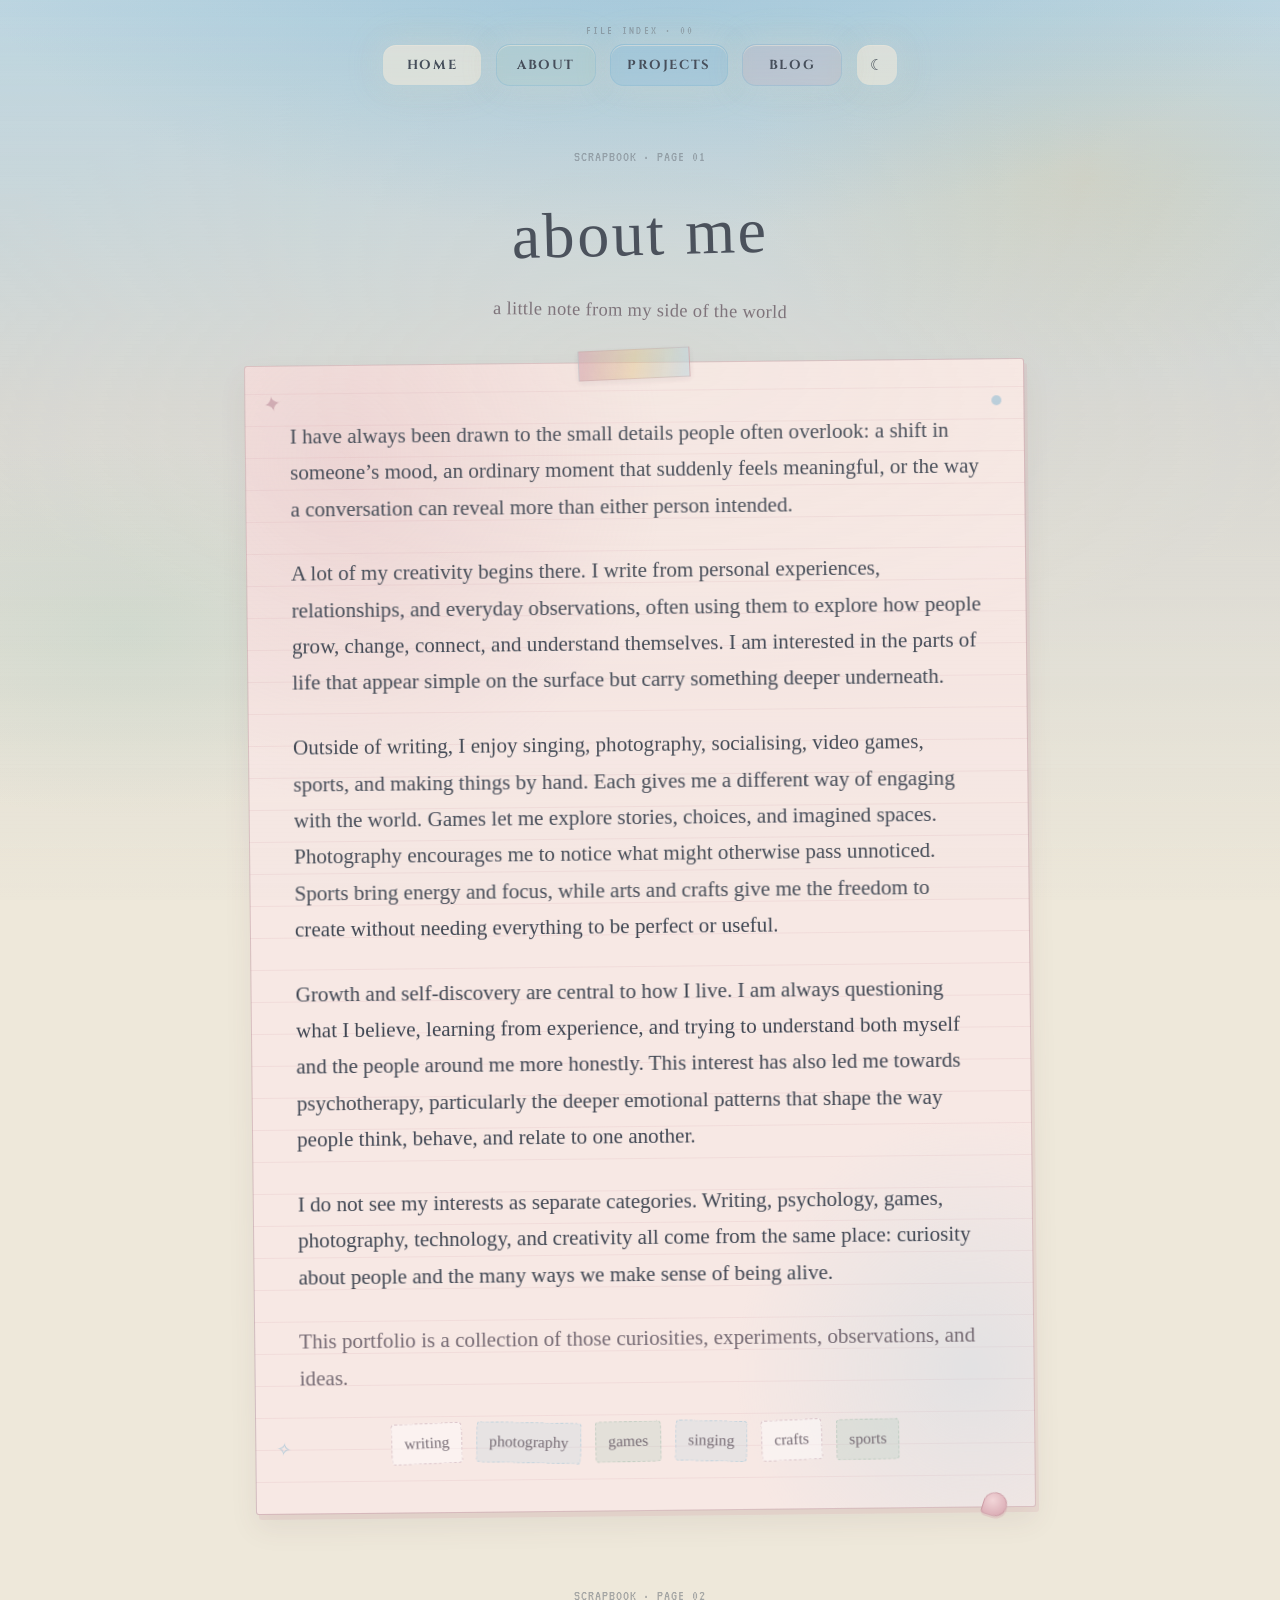
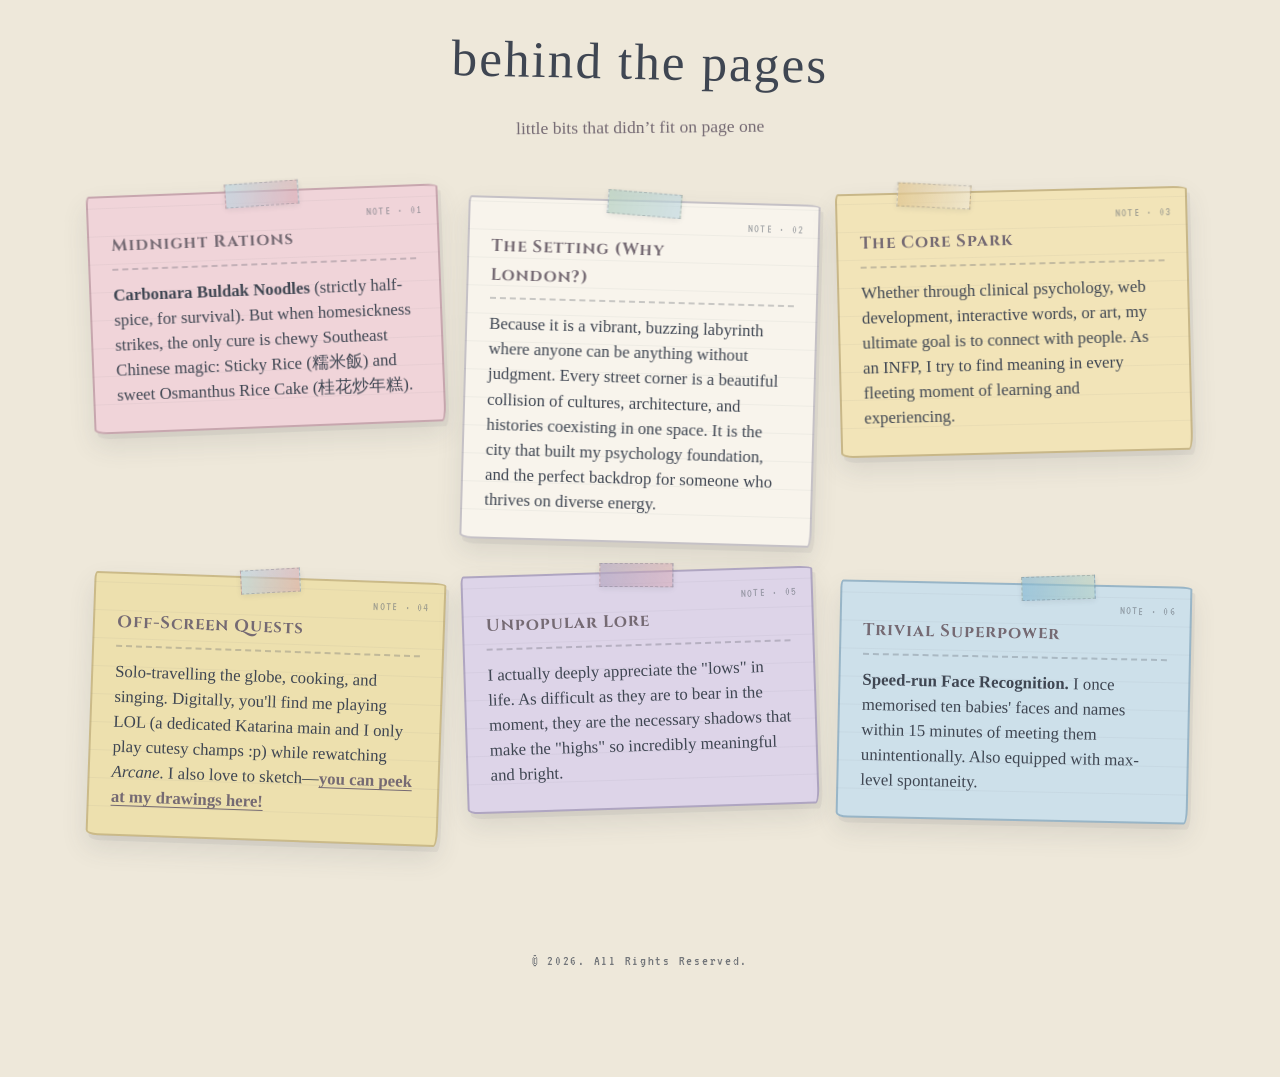
<file: about/index.html>
<!DOCTYPE html>
<html lang="en">
<head>
    <meta name="robots" content="noai, noimageai">
    <meta charset="UTF-8">
    <meta name="viewport" content="width=device-width, initial-scale=1.0">
    <title>About · Isabella Qian</title>

    <link rel="preconnect" href="https://fonts.googleapis.com">
    <link rel="preconnect" href="https://fonts.gstatic.com" crossorigin>
    <link href="https://fonts.googleapis.com/css2?family=Cinzel:wght@400;600;700;900&family=Crafty+Girls&family=Lora:ital,wght@0,400;0,600;1,400&family=VT323&display=swap" rel="stylesheet">

    <script>
        (function () {
            try {
                var m = document.cookie.match(/(?:^|; )portfolio-theme=([^;]*)/);
                var t = m ? decodeURIComponent(m[1]) : null;
                if (!t) {
                    try { t = localStorage.getItem("portfolio-theme"); } catch (e) {}
                }
                if (t === "dark" || (!t && window.matchMedia("(prefers-color-scheme: dark)").matches)) {
                    document.documentElement.setAttribute("data-theme", "dark");
                }
            } catch (e) {}
        })();
    </script>
    <link rel="stylesheet" href="../theme.css">

    <style>
        * { box-sizing: border-box; margin: 0; padding: 0; }

        body {
            font-size: 1.12rem;
            font-weight: 400;
            line-height: 1.8;
            padding: 0 6% 5%;
        }

        body > * { position: relative; z-index: 1; }

        .about-container {
            max-width: 1100px;
            margin: 0 auto;
        }

        .about-header {
            text-align: center;
            margin-top: 40px;
            margin-bottom: 36px;
            position: relative;
        }

        .about-header .pixel-label {
            margin-bottom: 10px;
            opacity: 0.55;
        }

        .about-header h1 {
            font-family: "Crafty Girls", cursive;
            font-size: clamp(2.8rem, 7vw, 4rem);
            margin-bottom: 6px;
            letter-spacing: 0.04em;
            text-transform: none;
            font-weight: 400;
            color: var(--dream-ink);
            transform: rotate(-1.5deg);
        }

        .about-header .header-note {
            font-family: "Crafty Girls", cursive;
            font-size: 1.15rem;
            color: var(--dream-dusk);
            letter-spacing: 0.02em;
            transform: rotate(0.8deg);
            display: inline-block;
        }

        .about-letter {
            position: relative;
            max-width: 780px;
            margin-left: auto;
            margin-right: auto;
            background-color: #F7E8E4;
            background-image:
                radial-gradient(ellipse 70% 50% at 12% 8%, rgba(213, 163, 173, 0.28), transparent 60%),
                radial-gradient(ellipse 55% 40% at 92% 88%, rgba(189, 214, 225, 0.35), transparent 55%),
                repeating-linear-gradient(
                    0deg,
                    transparent,
                    transparent 31px,
                    rgba(213, 163, 173, 0.18) 31px,
                    rgba(213, 163, 173, 0.18) 32px
                );
            border: 1.5px solid rgba(180, 140, 150, 0.45);
            border-radius: 3px;
            padding: 52px 44px 40px;
            box-shadow:
                3px 5px 0 rgba(213, 163, 173, 0.22),
                0 14px 28px rgba(90, 70, 80, 0.08);
            color: var(--dream-ink);
            transform: rotate(-0.6deg);
            overflow: visible;
        }

        /* Soft washi tape */
        .about-letter::before {
            content: "";
            position: absolute;
            top: -14px;
            left: 50%;
            width: 110px;
            height: 28px;
            transform: translateX(-50%) rotate(-2deg);
            background: linear-gradient(100deg, rgba(213, 163, 173, 0.72), rgba(223, 197, 143, 0.55), rgba(189, 214, 225, 0.65));
            border: 1px solid rgba(180, 150, 155, 0.35);
            box-shadow: 0 2px 6px rgba(90, 70, 80, 0.1);
            z-index: 3;
            opacity: 0.92;
        }

        /* Tiny corner sticker */
        .about-letter::after {
            content: "";
            position: absolute;
            bottom: -10px;
            right: 28px;
            width: 22px;
            height: 22px;
            border-radius: 50% 50% 50% 4px;
            background: radial-gradient(circle at 35% 35%, #F2D6D8, #D5A3AD);
            border: 1px solid rgba(180, 130, 140, 0.4);
            box-shadow: 1px 2px 0 rgba(213, 163, 173, 0.35);
            transform: rotate(18deg);
            z-index: 3;
        }

        .letter-deco {
            position: absolute;
            pointer-events: none;
            z-index: 2;
            font-family: "Crafty Girls", cursive;
            color: rgba(180, 130, 145, 0.55);
            line-height: 1;
            user-select: none;
        }

        .letter-deco--star {
            top: 28px;
            left: 18px;
            font-size: 1.35rem;
            transform: rotate(-12deg);
            animation: soft-bob 3.4s ease-in-out infinite;
        }

        .letter-deco--dot {
            top: 36px;
            right: 22px;
            width: 10px;
            height: 10px;
            border-radius: 50%;
            background: rgba(134, 184, 211, 0.55);
            animation: soft-bob 2.8s ease-in-out 0.4s infinite;
        }

        .letter-deco--spark {
            bottom: 54px;
            left: 20px;
            font-size: 1.1rem;
            color: rgba(134, 184, 211, 0.6);
            transform: rotate(8deg);
            animation: soft-bob 3.8s ease-in-out 0.8s infinite;
        }

        @keyframes soft-bob {
            0%, 100% { transform: translateY(0) rotate(var(--r, -12deg)); }
            50% { transform: translateY(-4px) rotate(var(--r, -12deg)); }
        }

        .letter-deco--star { --r: -12deg; }
        .letter-deco--spark { --r: 8deg; }

        .about-letter p {
            font-family: "Crafty Girls", cursive;
            font-size: clamp(1.15rem, 2.4vw, 1.32rem);
            line-height: 1.72;
            color: var(--dream-ink);
            max-width: 36em;
            margin: 0 auto 1.35em;
            position: relative;
            z-index: 1;
            opacity: 0;
            animation: fade-up 0.7s ease forwards;
        }

        .about-letter p:nth-of-type(1) { animation-delay: 0.08s; }
        .about-letter p:nth-of-type(2) { animation-delay: 0.16s; }
        .about-letter p:nth-of-type(3) { animation-delay: 0.24s; }
        .about-letter p:nth-of-type(4) { animation-delay: 0.32s; }
        .about-letter p:nth-of-type(5) { animation-delay: 0.4s; }
        .about-letter p:nth-of-type(6) { animation-delay: 0.48s; }

        @keyframes fade-up {
            from { opacity: 0; transform: translateY(10px); }
            to { opacity: 1; transform: translateY(0); }
        }

        .about-letter p:last-of-type {
            margin-bottom: 0;
            color: var(--dream-dusk);
        }

        .interest-row {
            display: flex;
            flex-wrap: wrap;
            justify-content: center;
            gap: 10px 14px;
            margin: 28px 0 8px;
            position: relative;
            z-index: 1;
            opacity: 0;
            animation: fade-up 0.7s ease 0.55s forwards;
        }

        .interest-tag {
            font-family: "Crafty Girls", cursive;
            font-size: 0.98rem;
            color: var(--dream-dusk);
            background: rgba(255, 255, 255, 0.45);
            border: 1.5px dashed rgba(180, 140, 155, 0.45);
            border-radius: 4px;
            padding: 6px 12px;
            transform: rotate(-2deg);
            transition: transform 0.2s ease, background 0.2s ease;
        }

        .interest-tag:nth-child(even) {
            transform: rotate(1.8deg);
            background: rgba(189, 214, 225, 0.28);
            border-color: rgba(134, 184, 211, 0.4);
        }

        .interest-tag:nth-child(3n) {
            transform: rotate(-1deg);
            background: rgba(175, 205, 190, 0.28);
            border-color: rgba(140, 175, 155, 0.4);
        }

        .interest-tag:hover {
            transform: rotate(0deg) translateY(-2px);
            background: rgba(255, 255, 255, 0.7);
        }

        /* ---------- Behind the pages ---------- */
        .behind-header {
            text-align: center;
            margin-top: 72px;
            margin-bottom: 36px;
        }

        .behind-header .pixel-label {
            margin-bottom: 10px;
            opacity: 0.55;
        }

        .behind-header h2 {
            font-family: "Crafty Girls", cursive;
            font-size: clamp(2.2rem, 5.5vw, 3.2rem);
            font-weight: 400;
            letter-spacing: 0.04em;
            text-transform: none;
            color: var(--dream-ink);
            transform: rotate(1.2deg);
            margin-bottom: 6px;
        }

        .behind-header .header-note {
            font-family: "Crafty Girls", cursive;
            font-size: 1.1rem;
            color: var(--dream-dusk);
            transform: rotate(-0.6deg);
            display: inline-block;
        }

        .behind-notes {
            display: grid;
            grid-template-columns: repeat(3, 1fr);
            gap: 28px 22px;
            align-items: start;
            padding: 12px 0 8px;
        }

        .behind-note {
            position: relative;
            min-height: 230px;
            background-color: #F0D4D9;
            background-image:
                repeating-linear-gradient(
                    0deg,
                    transparent,
                    transparent 27px,
                    rgba(90, 95, 105, 0.06) 27px,
                    rgba(90, 95, 105, 0.06) 28px
                );
            border: 2px solid rgba(150, 110, 120, 0.45);
            border-radius: 3px 14px 4px 12px / 8px 3px 16px 5px;
            padding: 34px 22px 24px;
            box-shadow:
                3px 5px 0 rgba(90, 95, 105, 0.08),
                0 12px 26px rgba(63, 70, 82, 0.12);
            transform: rotate(-2.2deg);
            transition: box-shadow 0.25s ease, transform 0.25s ease;
        }

        .behind-note:nth-child(2) {
            background-color: #F8F4EC;
            border-color: rgba(120, 115, 140, 0.4);
            transform: rotate(1.6deg);
            margin-top: 10px;
        }

        .behind-note:nth-child(3) {
            background-color: #F2E4B8;
            border-color: rgba(160, 140, 90, 0.5);
            transform: rotate(-1.4deg);
        }

        .behind-note:nth-child(4) {
            background-color: #EDE0AE;
            border-color: rgba(160, 140, 90, 0.45);
            transform: rotate(2deg);
            margin-top: 6px;
        }

        .behind-note:nth-child(5) {
            background-color: #DDD4E8;
            border-color: rgba(130, 120, 155, 0.5);
            transform: rotate(-1.8deg);
        }

        .behind-note:nth-child(6) {
            background-color: #CDE0EA;
            border-color: rgba(100, 140, 165, 0.5);
            transform: rotate(1.2deg);
            margin-top: 12px;
        }

        .behind-note:hover {
            z-index: 2;
            box-shadow:
                2px 6px 0 rgba(90, 95, 105, 0.1),
                0 14px 28px rgba(63, 70, 82, 0.16);
        }

        .behind-note:nth-child(1):hover { transform: rotate(-1deg) translateY(-4px); }
        .behind-note:nth-child(2):hover { transform: rotate(0.5deg) translateY(-4px); }
        .behind-note:nth-child(3):hover { transform: rotate(-0.5deg) translateY(-4px); }
        .behind-note:nth-child(4):hover { transform: rotate(1deg) translateY(-4px); }
        .behind-note:nth-child(5):hover { transform: rotate(-0.8deg) translateY(-4px); }
        .behind-note:nth-child(6):hover { transform: rotate(0.4deg) translateY(-4px); }

        /* Soft washi tape */
        .behind-note::before {
            content: "";
            position: absolute;
            top: -10px;
            left: 50%;
            width: 72px;
            height: 22px;
            transform: translateX(-50%) rotate(-2deg);
            background: linear-gradient(100deg, rgba(189, 214, 225, 0.75), rgba(213, 163, 173, 0.55));
            border: 1px dashed rgba(90, 95, 105, 0.3);
            box-shadow: 0 2px 6px rgba(63, 70, 82, 0.1);
            opacity: 0.95;
        }

        .behind-note:nth-child(2)::before {
            background: linear-gradient(100deg, rgba(175, 205, 190, 0.7), rgba(189, 214, 225, 0.65));
            transform: translateX(-50%) rotate(3deg);
        }

        .behind-note:nth-child(3)::before {
            left: 28%;
            background: linear-gradient(100deg, rgba(223, 197, 143, 0.8), rgba(238, 232, 218, 0.6));
            transform: translateX(-50%) rotate(4deg);
        }

        .behind-note:nth-child(4)::before {
            width: 58px;
            transform: translateX(-50%) rotate(-5deg);
        }

        .behind-note:nth-child(5)::before {
            background: linear-gradient(100deg, rgba(180, 168, 194, 0.75), rgba(213, 163, 173, 0.5));
            transform: translateX(-50%) rotate(2deg);
        }

        .behind-note:nth-child(6)::before {
            left: 62%;
            background: linear-gradient(100deg, rgba(134, 184, 211, 0.7), rgba(175, 205, 190, 0.55));
            transform: translateX(-50%) rotate(-3deg);
        }

        .behind-note .note-num {
            font-family: "VT323", monospace;
            font-size: 0.78rem;
            letter-spacing: 0.1em;
            color: var(--dream-muted-text);
            opacity: 0.55;
            position: absolute;
            top: 14px;
            right: 14px;
            margin: 0;
        }

        .behind-note h3 {
            font-family: "Cinzel", serif;
            font-size: 1.05rem;
            font-weight: 700;
            letter-spacing: 0.06em;
            text-transform: none;
            color: var(--dream-dusk);
            margin-bottom: 12px;
            padding-bottom: 8px;
            padding-right: 36px;
            border-bottom: 2px dashed rgba(90, 95, 105, 0.3);
        }

        .behind-note p {
            font-family: "Crafty Girls", cursive;
            font-size: 1.05rem;
            line-height: 1.5;
            color: var(--dream-ink);
            margin: 0;
        }

        .behind-note a {
            color: var(--dream-dusk);
            text-underline-offset: 3px;
            font-weight: 600;
        }

        .behind-note a:hover {
            background: rgba(189, 214, 225, 0.4);
        }

        [data-theme="dark"] .about-letter {
            background-color: #4A4246;
            background-image:
                radial-gradient(ellipse 70% 50% at 12% 8%, rgba(213, 163, 173, 0.1), transparent 60%),
                radial-gradient(ellipse 55% 40% at 92% 88%, rgba(134, 184, 211, 0.1), transparent 55%),
                repeating-linear-gradient(
                    0deg,
                    transparent,
                    transparent 31px,
                    rgba(242, 238, 232, 0.05) 31px,
                    rgba(242, 238, 232, 0.05) 32px
                );
            border-color: rgba(180, 160, 168, 0.28);
            box-shadow:
                3px 5px 0 rgba(0, 0, 0, 0.18),
                0 14px 28px rgba(16, 22, 28, 0.35);
        }

        [data-theme="dark"] .about-letter::before {
            background: linear-gradient(100deg, rgba(168, 140, 148, 0.55), rgba(150, 145, 130, 0.4), rgba(130, 150, 160, 0.5));
            border-color: rgba(200, 190, 195, 0.2);
        }

        [data-theme="dark"] .about-letter::after {
            background: radial-gradient(circle at 35% 35%, #C9A8AE, #8F6E76);
            border-color: rgba(200, 180, 185, 0.25);
        }

        [data-theme="dark"] .interest-tag {
            background: rgba(255, 255, 255, 0.06);
            border-color: rgba(200, 180, 188, 0.28);
            color: var(--dream-muted-text);
        }

        [data-theme="dark"] .interest-tag:nth-child(even) {
            background: rgba(134, 184, 211, 0.1);
        }

        [data-theme="dark"] .interest-tag:nth-child(3n) {
            background: rgba(175, 205, 190, 0.1);
        }

        [data-theme="dark"] .letter-deco {
            color: rgba(210, 180, 190, 0.4);
        }

        [data-theme="dark"] .behind-note,
        [data-theme="dark"] .behind-note:nth-child(n) {
            background-image:
                repeating-linear-gradient(
                    0deg,
                    transparent,
                    transparent 27px,
                    rgba(242, 238, 232, 0.04) 27px,
                    rgba(242, 238, 232, 0.04) 28px
                );
            box-shadow: 2px 4px 0 rgba(0, 0, 0, 0.2), 0 10px 22px rgba(16, 22, 28, 0.35);
        }

        [data-theme="dark"] .behind-note:nth-child(1) { background-color: #4A4246; border-color: rgba(168, 150, 154, 0.28); }
        [data-theme="dark"] .behind-note:nth-child(2) { background-color: #43484C; border-color: rgba(160, 170, 178, 0.26); }
        [data-theme="dark"] .behind-note:nth-child(3) { background-color: #4A4740; border-color: rgba(170, 162, 140, 0.28); }
        [data-theme="dark"] .behind-note:nth-child(4) { background-color: #48453E; border-color: rgba(168, 160, 138, 0.26); }
        [data-theme="dark"] .behind-note:nth-child(5) { background-color: #45434A; border-color: rgba(158, 154, 168, 0.28); }
        [data-theme="dark"] .behind-note:nth-child(6) { background-color: #40464A; border-color: rgba(150, 164, 174, 0.28); }

        [data-theme="dark"] .behind-note::before,
        [data-theme="dark"] .behind-note:nth-child(n)::before {
            background: linear-gradient(100deg, rgba(120, 132, 142, 0.45), rgba(110, 118, 128, 0.35));
            border-color: rgba(200, 206, 212, 0.2);
        }

        [data-theme="dark"] .behind-note h3 {
            border-bottom-color: rgba(200, 206, 212, 0.2);
            color: var(--dream-muted-text);
        }

        footer {
            margin-top: 60px;
            padding: 40px 0;
            text-align: center;
        }

        .footer-copy {
            font-size: 0.9rem;
            opacity: 0.7;
            font-family: "VT323", monospace;
            letter-spacing: 0.12em;
        }

        @media (max-width: 900px) {
            .behind-notes {
                grid-template-columns: 1fr 1fr;
            }
        }

        @media (max-width: 768px) {
            .about-letter {
                padding: 44px 22px 32px;
                transform: none;
            }

            .behind-notes {
                grid-template-columns: 1fr;
            }

            .behind-note:nth-child(n) {
                margin-top: 0;
                transform: none;
                padding: 32px 22px 24px;
            }

            .behind-note:nth-child(n):hover {
                transform: translateY(-4px);
            }

            .about-header h1,
            .behind-header h2 { transform: none; }
            .interest-tag,
            .interest-tag:nth-child(even),
            .interest-tag:nth-child(3n) {
                transform: none;
            }
            body { padding: 0 5% 5%; }
        }

        @media (prefers-reduced-motion: reduce) {
            .about-letter p,
            .interest-row,
            .letter-deco--star,
            .letter-deco--dot,
            .letter-deco--spark {
                animation: none;
                opacity: 1;
            }
        }
    </style>
</head>
<body class="dream-body">

    <nav class="main-menu" aria-label="Primary">
        <a href="/" class="nav-btn btn-home">Home</a>
        <a href="/about/" class="nav-btn btn-about" aria-current="page">About</a>
        <a href="/#works" class="nav-btn btn-projects">Projects</a>
        <a href="/blog/" class="nav-btn btn-blog">Blog</a>
        <button type="button" class="theme-toggle" aria-label="Switch to dark mode" title="Dark mode">☾</button>
    </nav>

    <div class="about-container">

        <header class="about-header">
            <p class="pixel-label">SCRAPBOOK · PAGE 01</p>
            <h1>about me</h1>
            <p class="header-note">a little note from my side of the world</p>
        </header>

        <section class="about-letter" aria-label="About Isabella">
            <span class="letter-deco letter-deco--star" aria-hidden="true">✦</span>
            <span class="letter-deco letter-deco--dot" aria-hidden="true"></span>
            <span class="letter-deco letter-deco--spark" aria-hidden="true">✧</span>

            <p>I have always been drawn to the small details people often overlook: a shift in someone’s mood, an ordinary moment that suddenly feels meaningful, or the way a conversation can reveal more than either person intended.</p>
            <p>A lot of my creativity begins there. I write from personal experiences, relationships, and everyday observations, often using them to explore how people grow, change, connect, and understand themselves. I am interested in the parts of life that appear simple on the surface but carry something deeper underneath.</p>
            <p>Outside of writing, I enjoy singing, photography, socialising, video games, sports, and making things by hand. Each gives me a different way of engaging with the world. Games let me explore stories, choices, and imagined spaces. Photography encourages me to notice what might otherwise pass unnoticed. Sports bring energy and focus, while arts and crafts give me the freedom to create without needing everything to be perfect or useful.</p>
            <p>Growth and self-discovery are central to how I live. I am always questioning what I believe, learning from experience, and trying to understand both myself and the people around me more honestly. This interest has also led me towards psychotherapy, particularly the deeper emotional patterns that shape the way people think, behave, and relate to one another.</p>
            <p>I do not see my interests as separate categories. Writing, psychology, games, photography, technology, and creativity all come from the same place: curiosity about people and the many ways we make sense of being alive.</p>
            <p>This portfolio is a collection of those curiosities, experiments, observations, and ideas.</p>

            <div class="interest-row" aria-label="Interests">
                <span class="interest-tag">writing</span>
                <span class="interest-tag">photography</span>
                <span class="interest-tag">games</span>
                <span class="interest-tag">singing</span>
                <span class="interest-tag">crafts</span>
                <span class="interest-tag">sports</span>
            </div>
        </section>

        <header class="behind-header">
            <p class="pixel-label">SCRAPBOOK · PAGE 02</p>
            <h2>behind the pages</h2>
            <p class="header-note">little bits that didn’t fit on page one</p>
        </header>

        <div class="behind-notes" aria-label="Behind the pages">
            <article class="behind-note">
                <p class="note-num">NOTE · 01</p>
                <h3>Midnight Rations</h3>
                <p><strong>Carbonara Buldak Noodles</strong> (strictly half-spice, for survival). But when homesickness strikes, the only cure is chewy Southeast Chinese magic: Sticky Rice (糯米飯) and sweet Osmanthus Rice Cake (桂花炒年糕).</p>
            </article>

            <article class="behind-note">
                <p class="note-num">NOTE · 02</p>
                <h3>The Setting (Why London?)</h3>
                <p>Because it is a vibrant, buzzing labyrinth where anyone can be anything without judgment. Every street corner is a beautiful collision of cultures, architecture, and histories coexisting in one space. It is the city that built my psychology foundation, and the perfect backdrop for someone who thrives on diverse energy.</p>
            </article>

            <article class="behind-note">
                <p class="note-num">NOTE · 03</p>
                <h3>The Core Spark</h3>
                <p>Whether through clinical psychology, web development, interactive words, or art, my ultimate goal is to connect with people. As an INFP, I try to find meaning in every fleeting moment of learning and experiencing.</p>
            </article>

            <article class="behind-note">
                <p class="note-num">NOTE · 04</p>
                <h3>Off-Screen Quests</h3>
                <p>Solo-travelling the globe, cooking, and singing. Digitally, you'll find me playing LOL (a dedicated Katarina main and I only play cutesy champs :p) while rewatching <em>Arcane</em>. I also love to sketch—<a href="/art.html">you can peek at my drawings here!</a></p>
            </article>

            <article class="behind-note">
                <p class="note-num">NOTE · 05</p>
                <h3>Unpopular Lore</h3>
                <p>I actually deeply appreciate the "lows" in life. As difficult as they are to bear in the moment, they are the necessary shadows that make the "highs" so incredibly meaningful and bright.</p>
            </article>

            <article class="behind-note">
                <p class="note-num">NOTE · 06</p>
                <h3>Trivial Superpower</h3>
                <p><strong>Speed-run Face Recognition.</strong> I once memorised ten babies' faces and names within 15 minutes of meeting them unintentionally. Also equipped with max-level spontaneity.</p>
            </article>
        </div>

    </div>

    <footer>
        <p class="footer-copy">
            © <span id="currentYear"></span>. All Rights Reserved.
        </p>
    </footer>

    <script>
        document.getElementById("currentYear").textContent = new Date().getFullYear();
    </script>
    <script src="../theme.js" defer></script>
</body>
</html>
</file>
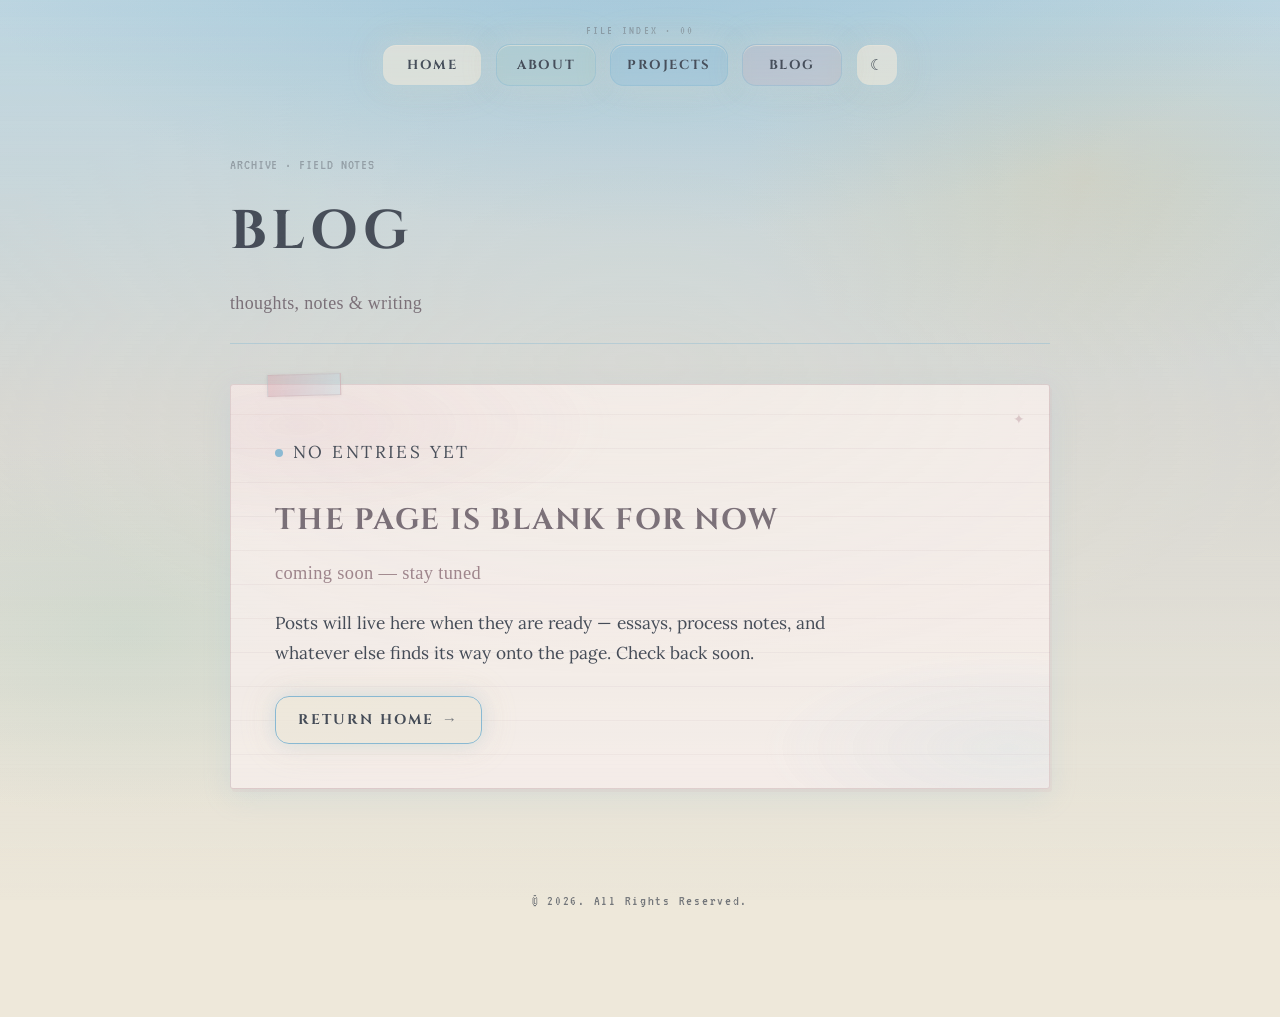
<file: blog/index.html>
<!DOCTYPE html>
<html lang="en">
<head>
    <meta name="robots" content="noai, noimageai">
    <meta charset="UTF-8">
    <meta name="viewport" content="width=device-width, initial-scale=1.0">
    <title>Blog · Isabella Qian</title>

    <link rel="preconnect" href="https://fonts.googleapis.com">
    <link rel="preconnect" href="https://fonts.gstatic.com" crossorigin>
    <link href="https://fonts.googleapis.com/css2?family=Cinzel:wght@400;600;700;900&family=Crafty+Girls&family=Lora:ital,wght@0,400;0,600;1,400&family=VT323&display=swap" rel="stylesheet">

    <script>
        (function () {
            try {
                var m = document.cookie.match(/(?:^|; )portfolio-theme=([^;]*)/);
                var t = m ? decodeURIComponent(m[1]) : null;
                if (!t) {
                    try { t = localStorage.getItem("portfolio-theme"); } catch (e) {}
                }
                if (t === "dark" || (!t && window.matchMedia("(prefers-color-scheme: dark)").matches)) {
                    document.documentElement.setAttribute("data-theme", "dark");
                }
            } catch (e) {}
        })();
    </script>
    <link rel="stylesheet" href="../theme.css">

    <style>
        * { box-sizing: border-box; margin: 0; padding: 0; }

        body {
            font-size: 1.12rem;
            font-weight: 400;
            line-height: 1.8;
            padding: 0 6% 5%;
        }

        body > * { position: relative; z-index: 1; }

        .blog-container {
            max-width: 820px;
            margin: 0 auto;
        }

        .blog-header {
            text-align: left;
            margin-top: 48px;
            margin-bottom: 40px;
            padding-bottom: 24px;
            border-bottom: 1px solid var(--border-dream);
            position: relative;
        }

        .blog-header .pixel-label {
            margin-bottom: 8px;
            opacity: 0.55;
        }

        .blog-header h1 {
            font-family: "Cinzel", serif;
            font-size: clamp(2.4rem, 5vw, 3.4rem);
            margin-bottom: 10px;
            letter-spacing: 0.08em;
            text-transform: uppercase;
        }

        .blog-header .header-sub {
            font-family: "Crafty Girls", cursive;
            font-size: 1.12rem;
            color: var(--dream-dusk);
            letter-spacing: 0.02em;
            font-weight: 400;
        }

        .blog-empty {
            position: relative;
            background-color: rgba(247, 240, 236, 0.88);
            background-image:
                radial-gradient(ellipse 60% 45% at 8% 10%, rgba(213, 163, 173, 0.16), transparent 65%),
                radial-gradient(ellipse 50% 40% at 95% 90%, rgba(189, 214, 225, 0.22), transparent 60%),
                repeating-linear-gradient(
                    0deg,
                    transparent,
                    transparent 33px,
                    rgba(180, 150, 155, 0.1) 33px,
                    rgba(180, 150, 155, 0.1) 34px
                );
            border: 1px solid rgba(180, 150, 155, 0.35);
            border-radius: 3px;
            padding: 52px 44px 44px;
            box-shadow:
                2px 3px 0 rgba(213, 163, 173, 0.12),
                var(--shadow-soft);
            color: var(--dream-ink);
            overflow: visible;
            text-align: left;
            animation: soft-in 0.65s ease both;
        }

        /* Slim washi accent — quieter than About */
        .blog-empty::before {
            content: "";
            position: absolute;
            top: -11px;
            left: 36px;
            width: 72px;
            height: 20px;
            background: linear-gradient(100deg, rgba(213, 163, 173, 0.55), rgba(189, 214, 225, 0.5));
            border: 1px solid rgba(180, 150, 155, 0.28);
            box-shadow: 0 1px 4px rgba(90, 70, 80, 0.08);
            transform: rotate(-1.5deg);
            opacity: 0.85;
            z-index: 2;
        }

        .blog-empty::after {
            content: "✦";
            position: absolute;
            top: 22px;
            right: 24px;
            font-size: 0.9rem;
            color: rgba(180, 140, 150, 0.4);
            pointer-events: none;
        }

        .empty-status {
            font-family: "VT323", monospace;
            font-size: 0.95rem;
            letter-spacing: 0.14em;
            text-transform: uppercase;
            color: var(--dream-muted-text);
            margin-bottom: 16px;
        }

        .empty-status span {
            display: inline-block;
            width: 8px;
            height: 8px;
            margin-right: 10px;
            border-radius: 50%;
            background: var(--dream-sky);
            vertical-align: middle;
            animation: pulse-dot 1.6s ease-in-out infinite;
        }

        @keyframes pulse-dot {
            0%, 100% { opacity: 0.35; }
            50% { opacity: 1; }
        }

        @keyframes soft-in {
            from { opacity: 0; transform: translateY(8px); }
            to { opacity: 1; transform: translateY(0); }
        }

        .blog-empty h2 {
            font-family: "Cinzel", serif;
            font-size: clamp(1.45rem, 2.8vw, 1.85rem);
            letter-spacing: 0.06em;
            text-transform: uppercase;
            color: var(--dream-dusk);
            margin-bottom: 12px;
        }

        .blog-empty .empty-note {
            font-family: "Crafty Girls", cursive;
            font-size: 1.15rem;
            color: rgba(140, 110, 120, 0.85);
            margin-bottom: 18px;
            letter-spacing: 0.02em;
        }

        .blog-empty p {
            font-family: "Lora", serif;
            font-size: 1.08rem;
            line-height: 1.75;
            color: var(--dream-ink);
            max-width: 34em;
            margin-bottom: 28px;
        }

        .blog-empty .stylized-button {
            margin: 0;
        }

        [data-theme="dark"] .blog-empty {
            background-color: rgba(58, 54, 58, 0.92);
            background-image:
                radial-gradient(ellipse 60% 45% at 8% 10%, rgba(213, 163, 173, 0.08), transparent 65%),
                radial-gradient(ellipse 50% 40% at 95% 90%, rgba(134, 184, 211, 0.08), transparent 60%),
                repeating-linear-gradient(
                    0deg,
                    transparent,
                    transparent 33px,
                    rgba(242, 238, 232, 0.04) 33px,
                    rgba(242, 238, 232, 0.04) 34px
                );
            border-color: rgba(180, 165, 170, 0.25);
            box-shadow:
                2px 3px 0 rgba(0, 0, 0, 0.15),
                0 12px 24px rgba(16, 22, 28, 0.3);
        }

        [data-theme="dark"] .blog-empty::before {
            background: linear-gradient(100deg, rgba(160, 135, 142, 0.45), rgba(125, 145, 155, 0.4));
            border-color: rgba(200, 190, 195, 0.18);
        }

        [data-theme="dark"] .blog-empty::after {
            color: rgba(200, 175, 182, 0.35);
        }

        [data-theme="dark"] .blog-empty .empty-note {
            color: rgba(210, 190, 195, 0.7);
        }

        footer {
            margin-top: 60px;
            padding: 40px 0;
            text-align: center;
        }

        .footer-copy {
            font-size: 0.9rem;
            opacity: 0.7;
            font-family: "VT323", monospace;
            letter-spacing: 0.12em;
        }

        @media (max-width: 768px) {
            .blog-empty { padding: 44px 22px 36px; }
            .blog-empty::before { left: 22px; }
            body { padding: 0 5% 5%; }
        }

        @media (prefers-reduced-motion: reduce) {
            .blog-empty,
            .empty-status span {
                animation: none;
            }
        }
    </style>
</head>
<body class="dream-body">

    <nav class="main-menu" aria-label="Primary">
        <a href="/" class="nav-btn btn-home">Home</a>
        <a href="/about/" class="nav-btn btn-about">About</a>
        <a href="/#works" class="nav-btn btn-projects">Projects</a>
        <a href="/blog/" class="nav-btn btn-blog" aria-current="page">Blog</a>
        <button type="button" class="theme-toggle" aria-label="Switch to dark mode" title="Dark mode">☾</button>
    </nav>

    <div class="blog-container">

        <header class="blog-header">
            <p class="pixel-label">ARCHIVE · FIELD NOTES</p>
            <h1>Blog</h1>
            <p class="header-sub">thoughts, notes &amp; writing</p>
        </header>

        <section class="blog-empty" aria-live="polite">
            <p class="empty-status"><span aria-hidden="true"></span>No entries yet</p>
            <h2>The page is blank for now</h2>
            <p class="empty-note">coming soon — stay tuned</p>
            <p>
                Posts will live here when they are ready — essays, process notes,
                and whatever else finds its way onto the page. Check back soon.
            </p>
            <a href="/" class="stylized-button">Return Home</a>
        </section>

    </div>

    <footer>
        <p class="footer-copy">
            © <span id="currentYear"></span>. All Rights Reserved.
        </p>
    </footer>

    <script>
        document.getElementById("currentYear").textContent = new Date().getFullYear();
    </script>
    <script src="../theme.js" defer></script>
</body>
</html>
</file>
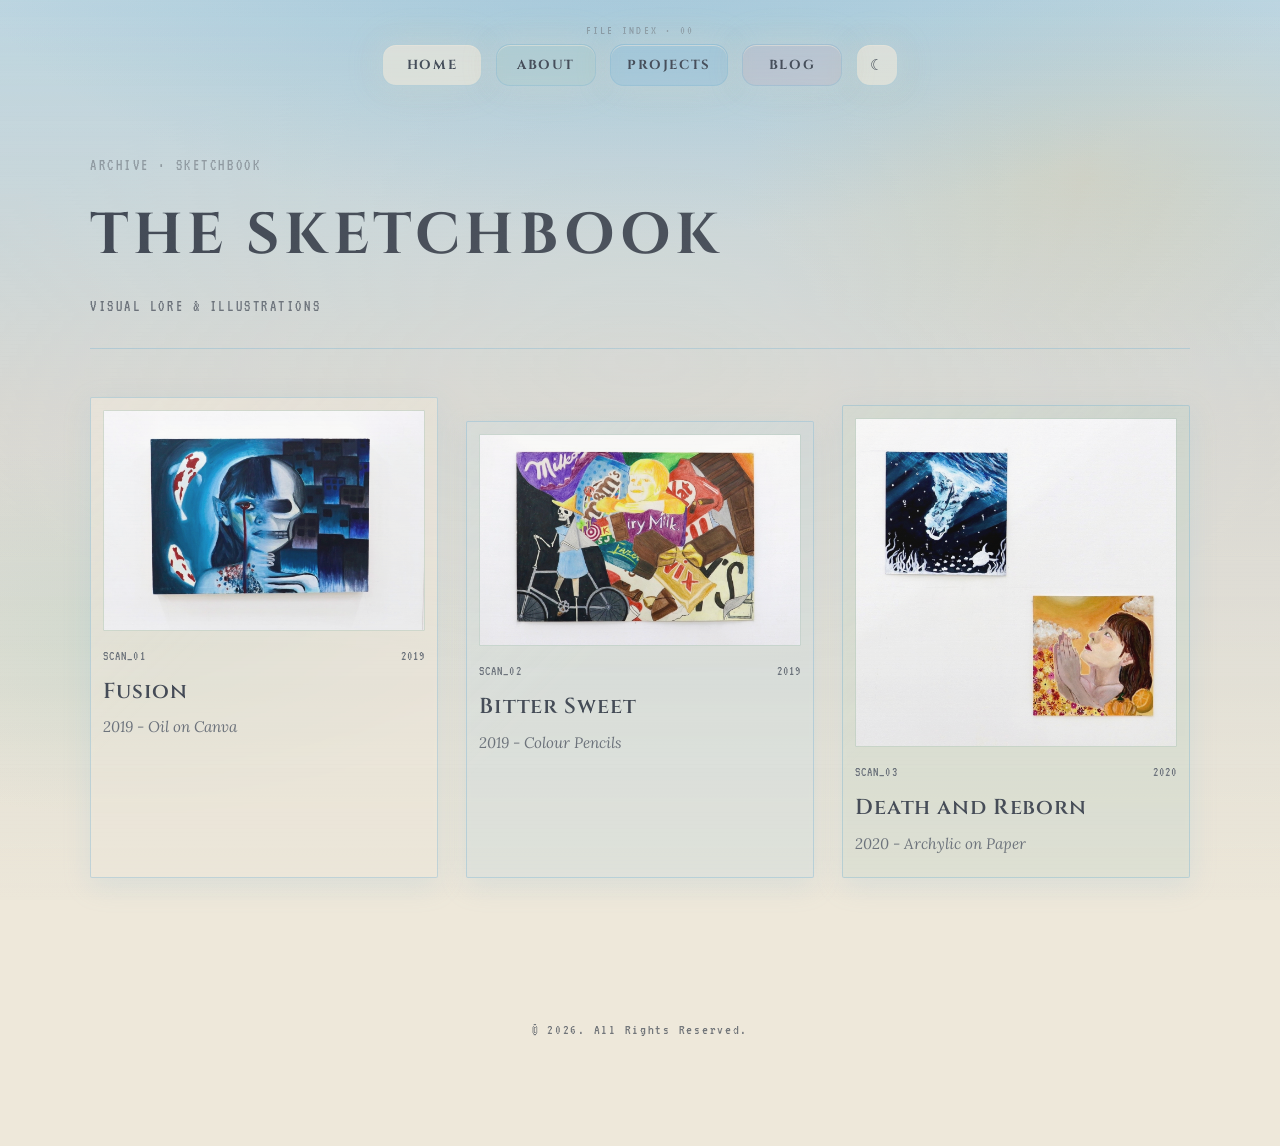
<file: art.html>
<!DOCTYPE html>
<html lang="en">
<head>
    <meta name="robots" content="noai, noimageai">
    <meta charset="UTF-8">
    <meta name="viewport" content="width=device-width, initial-scale=1.0">
    <title>The Sketchbook </title>

    <link rel="preconnect" href="https://fonts.googleapis.com">
    <link rel="preconnect" href="https://fonts.gstatic.com" crossorigin>
    <link href="https://fonts.googleapis.com/css2?family=Cinzel:wght@400;600;700;900&family=Crafty+Girls&family=Lora:ital,wght@0,400;0,600;1,400&family=VT323&display=swap" rel="stylesheet">

    <script>
        (function () {
            try {
                var m = document.cookie.match(/(?:^|; )portfolio-theme=([^;]*)/);
                var t = m ? decodeURIComponent(m[1]) : null;
                if (!t) {
                    try { t = localStorage.getItem("portfolio-theme"); } catch (e) {}
                }
                if (t === "dark" || (!t && window.matchMedia("(prefers-color-scheme: dark)").matches)) {
                    document.documentElement.setAttribute("data-theme", "dark");
                }
            } catch (e) {}
        })();
    </script>
    <link rel="stylesheet" href="theme.css">

    <style>
        * { box-sizing: border-box; margin: 0; padding: 0; }

        body {
            font-size: 1.15rem;
            line-height: 1.8;
            padding: 0 6% 5%;
        }

        body > * { position: relative; z-index: 1; }

        .gallery-container {
            max-width: 1100px;
            margin: 0 auto;
        }

        .gallery-header {
            text-align: left;
            margin-top: 48px;
            margin-bottom: 48px;
            padding-bottom: 28px;
            border-bottom: 1px solid var(--border-dream);
            position: relative;
        }

        .gallery-header .pixel-label {
            margin-bottom: 8px;
            opacity: 0.6;
        }

        .gallery-header h1 {
            font-family: "Cinzel", serif;
            font-size: clamp(2.4rem, 5vw, 3.6rem);
            margin-bottom: 8px;
            letter-spacing: 0.08em;
            text-transform: uppercase;
        }

        .gallery-header p {
            color: var(--dream-muted-text);
            font-size: 1rem;
            font-family: "VT323", monospace;
            letter-spacing: 0.16em;
            text-transform: uppercase;
        }

        .gallery-grid {
            display: grid;
            grid-template-columns: repeat(auto-fit, minmax(280px, 1fr));
            gap: 36px 28px;
        }

        .art-frame {
            background: rgba(238, 232, 218, 0.55);
            border: 1px solid var(--border-dream);
            padding: 12px 12px 20px;
            border-radius: 2px;
            box-shadow: var(--shadow-soft);
            text-align: left;
            transition: box-shadow var(--transition-mid) ease, filter var(--transition-mid) ease;
            position: relative;
            overflow: hidden;
        }

        .art-frame:nth-child(2) {
            margin-top: 24px;
            background: rgba(189, 214, 225, 0.28);
        }

        .art-frame:nth-child(3) {
            margin-top: 8px;
            background: rgba(175, 205, 190, 0.22);
        }

        .art-frame::before {
            content: "";
            position: absolute;
            inset: 0;
            pointer-events: none;
            z-index: 2;
            background: linear-gradient(135deg, rgba(238, 232, 218, 0.2), transparent 45%);
            mix-blend-mode: soft-light;
            transition: opacity var(--transition-mid) ease;
        }

        .art-frame:hover {
            box-shadow:
                2px 0 0 rgba(213, 163, 173, 0.3),
                -2px 0 0 rgba(134, 184, 211, 0.3),
                var(--shadow-lift);
            transform: none;
        }

        .art-frame:hover::before { opacity: 0.2; }

        .art-frame:hover .art-image {
            filter: saturate(1) contrast(1) brightness(1);
        }

        .art-image {
            width: 100%;
            height: auto;
            display: block;
            border: 1px solid var(--border-soft);
            border-radius: 1px;
            margin-bottom: 14px;
            filter: saturate(var(--img-saturation)) contrast(var(--img-contrast));
            transition: filter var(--transition-mid) ease;
        }

        .art-meta {
            display: flex;
            justify-content: space-between;
            gap: 8px;
            font-family: "VT323", monospace;
            font-size: 0.85rem;
            letter-spacing: 0.08em;
            color: var(--dream-muted-text);
            margin-bottom: 6px;
        }

        .art-caption {
            font-family: "Cinzel", serif;
            color: var(--dream-ink);
            font-size: 1.35rem;
            font-weight: 600;
            letter-spacing: 0.04em;
            margin-bottom: 4px;
        }

        .art-medium {
            font-family: "Lora", serif;
            font-style: italic;
            color: var(--dream-muted-text);
            font-size: 0.95rem;
        }

        footer {
            margin-top: 100px;
            padding: 40px 0;
            text-align: center;
        }

        .footer-copy {
            font-size: 0.9rem;
            opacity: 0.7;
            font-family: "VT323", monospace;
            letter-spacing: 0.12em;
        }

        @media (max-width: 768px) {
            .gallery-grid { grid-template-columns: 1fr; }
            .art-frame:nth-child(n) { margin-top: 0; }
            body { padding: 0 5% 5%; }
        }
    </style>
</head>
<body class="dream-body">

    <nav class="main-menu" aria-label="Primary">
        <a href="index.html" class="nav-btn btn-home">Home</a>
        <a href="/about/" class="nav-btn btn-about">About</a>
        <a href="index.html#works" class="nav-btn btn-projects">Projects</a>
        <a href="/blog/" class="nav-btn btn-blog">Blog</a>
        <button type="button" class="theme-toggle" aria-label="Switch to dark mode" title="Dark mode">☾</button>
    </nav>

    <div class="gallery-container">

        <header class="gallery-header">
            <p class="pixel-label">ARCHIVE · SKETCHBOOK</p>
            <h1>The Sketchbook</h1>
            <p>Visual Lore & Illustrations</p>
        </header>

        <div class="gallery-grid">

            <div class="art-frame">
                <img src="image_1.jpg" alt="Artwork Description" class="art-image">
                <div class="art-meta"><span>SCAN_01</span><span>2019</span></div>
                <div class="art-caption">Fusion</div>
                <div class="art-medium">2019 - Oil on Canva</div>
            </div>

            <div class="art-frame">
                <img src="image_2.jpg" alt="Artwork Description" class="art-image">
                <div class="art-meta"><span>SCAN_02</span><span>2019</span></div>
                <div class="art-caption">Bitter Sweet</div>
                <div class="art-medium"> 2019 - Colour Pencils </div>
            </div>

            <div class="art-frame">
                <img src="image_3.jpg" alt="Artwork Description" class="art-image">
                <div class="art-meta"><span>SCAN_03</span><span>2020</span></div>
                <div class="art-caption">Death and Reborn</div>
                <div class="art-medium">2020 - Archylic on Paper</div>
            </div>

        </div>

    </div>

    <footer>
        <p class="footer-copy">
            © <span id="currentYear"></span>. All Rights Reserved.
        </p>
    </footer>

    <script>
        document.getElementById("currentYear").textContent = new Date().getFullYear();
    </script>
    <script src="theme.js" defer></script>
</body>
</html>
</file>
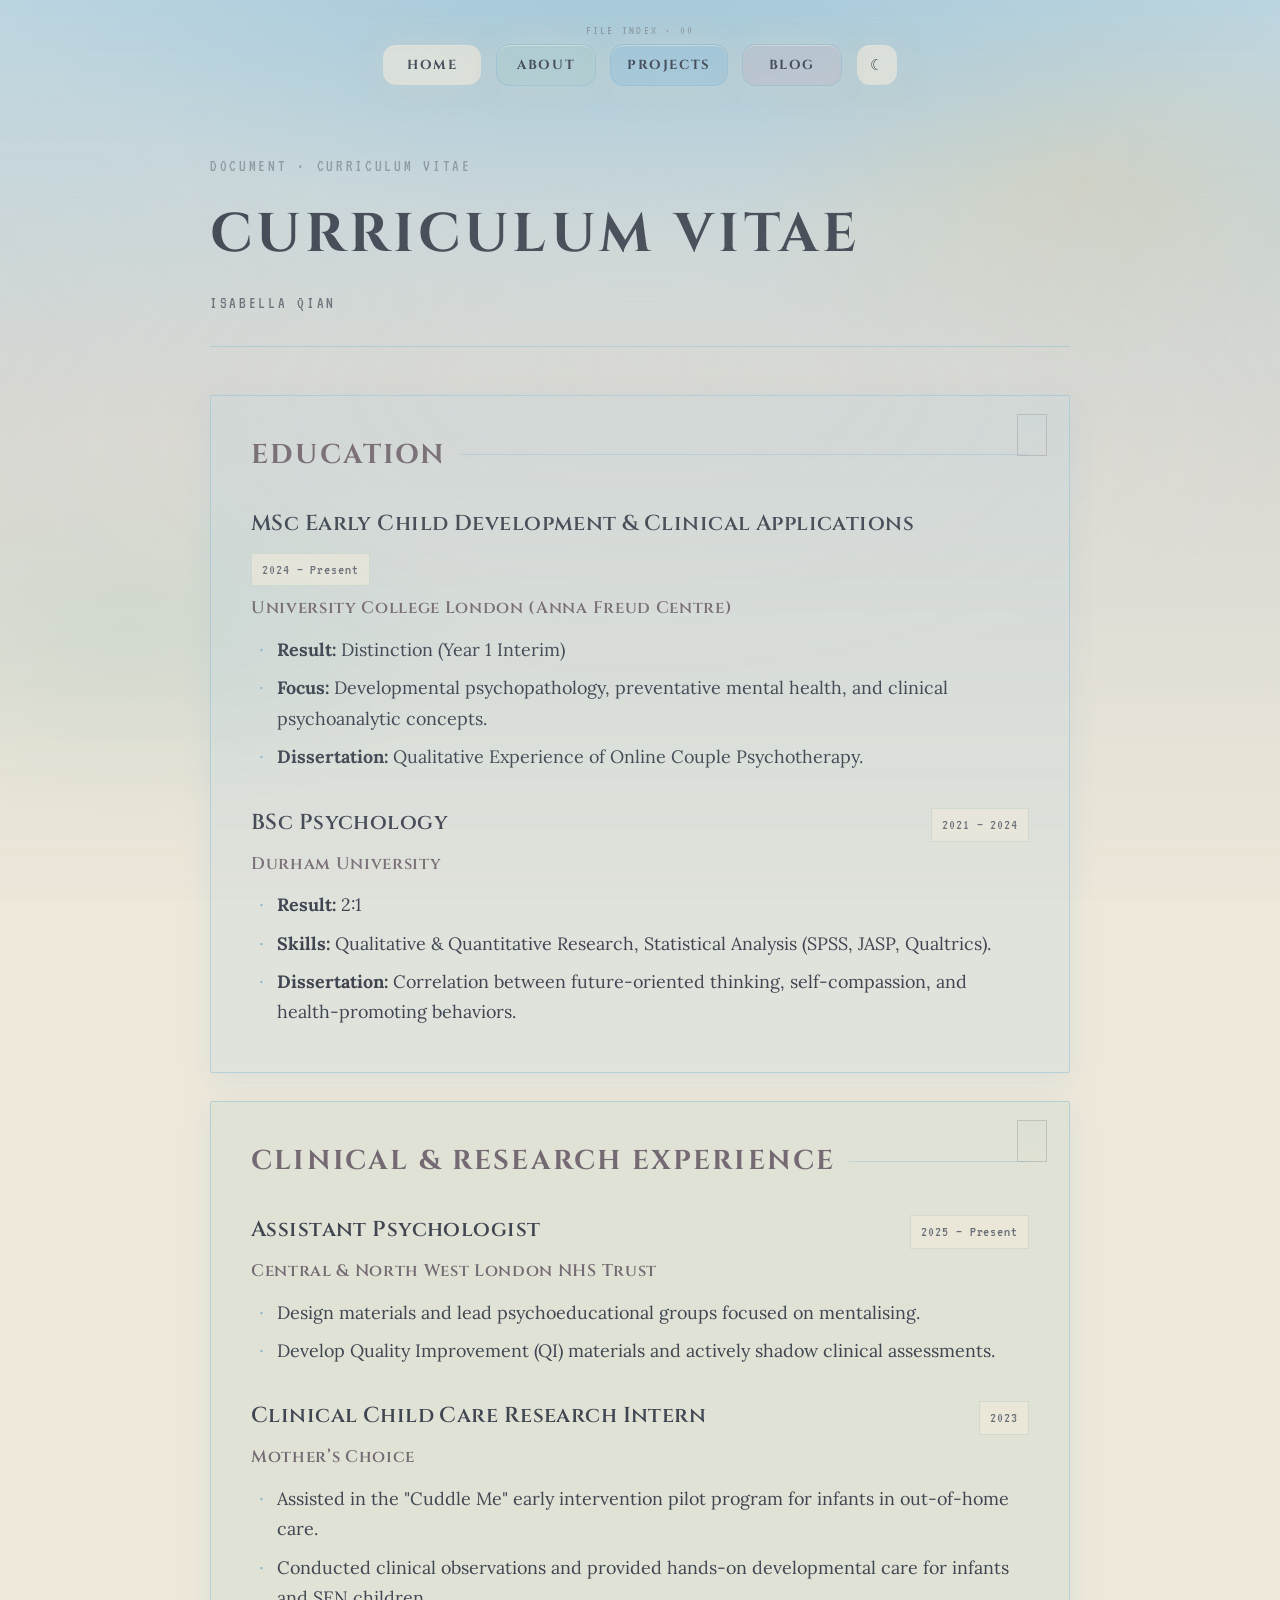
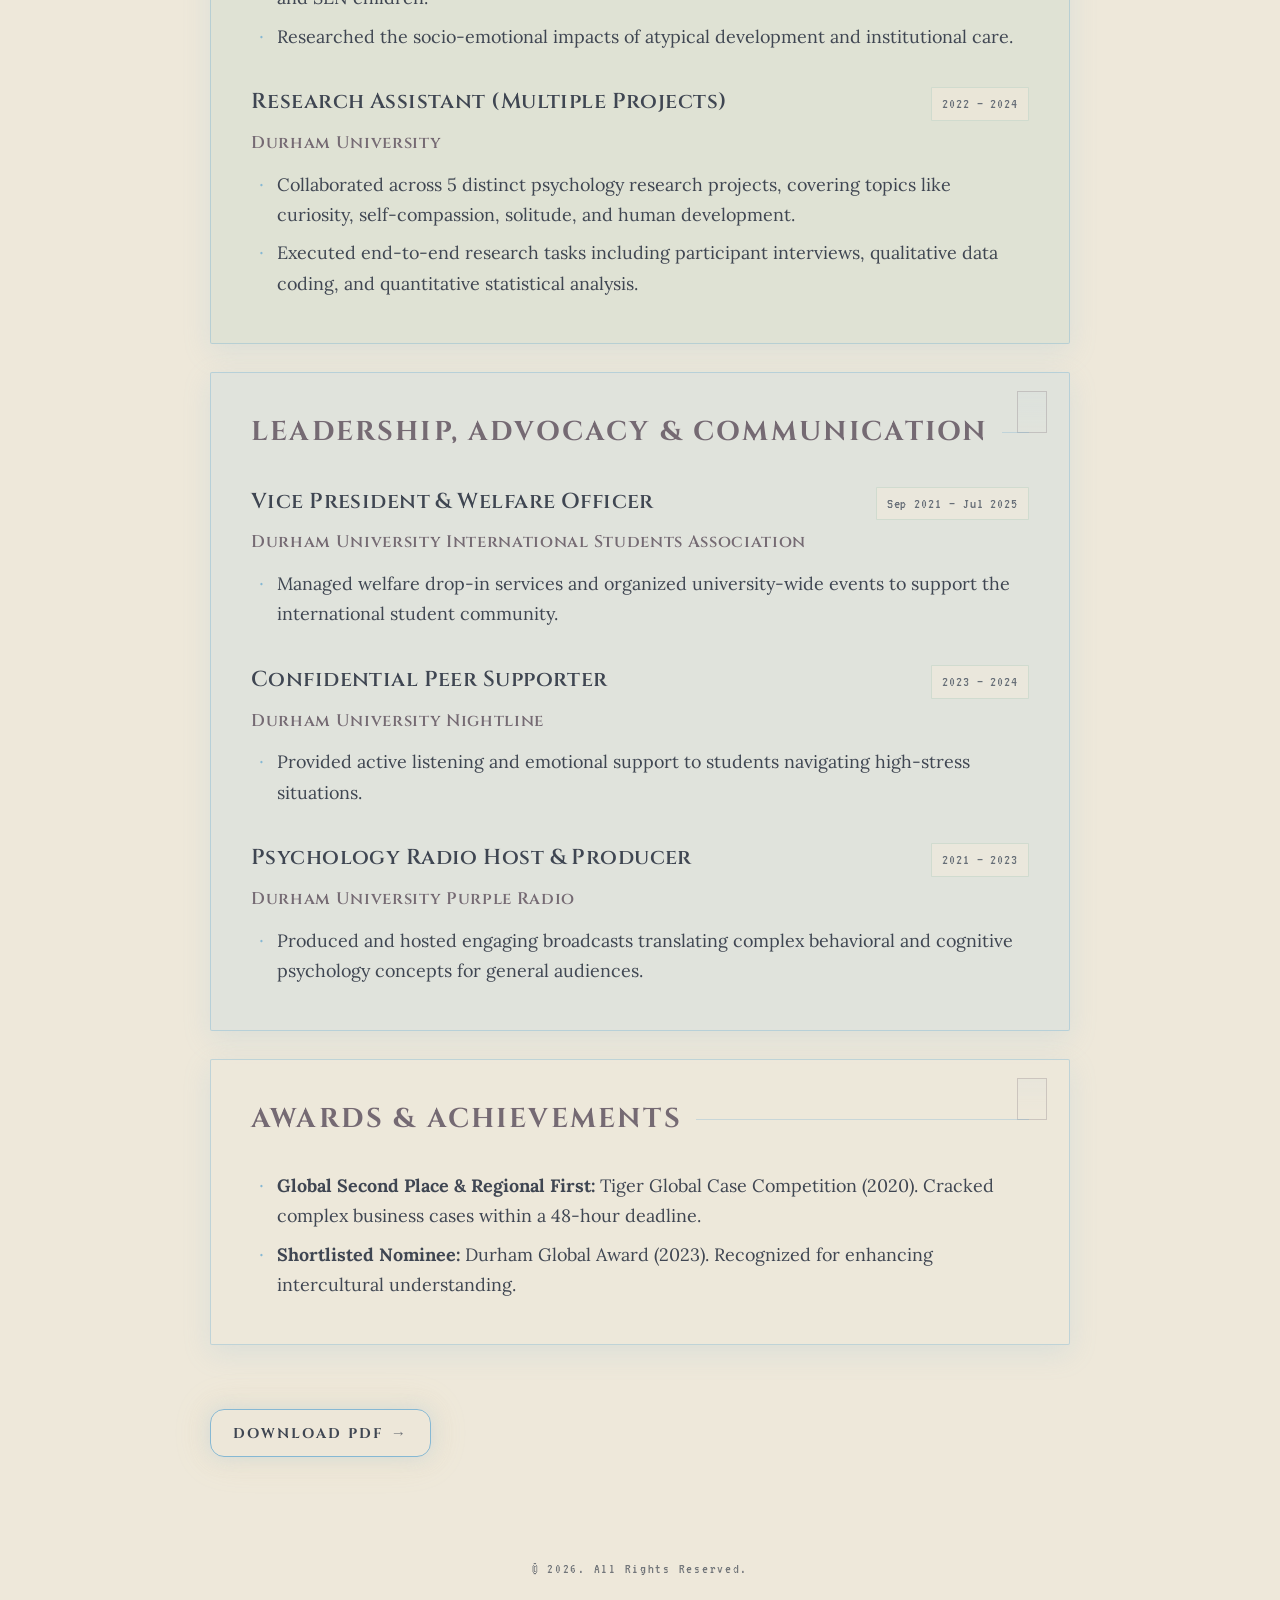
<file: cv.html>
<!DOCTYPE html>
<html lang="en">
<head>
    <meta name="robots" content="noai, noimageai">
    <meta charset="UTF-8">
    <meta name="viewport" content="width=device-width, initial-scale=1.0">
    <title>Isabella's Curriculum Vitae </title>

    <link rel="preconnect" href="https://fonts.googleapis.com">
    <link rel="preconnect" href="https://fonts.gstatic.com" crossorigin>
    <link href="https://fonts.googleapis.com/css2?family=Cinzel:wght@400;600;700;900&family=Lora:ital,wght@0,400;0,600;1,400&family=VT323&display=swap" rel="stylesheet">

    <script>
        (function () {
            try {
                var m = document.cookie.match(/(?:^|; )portfolio-theme=([^;]*)/);
                var t = m ? decodeURIComponent(m[1]) : null;
                if (!t) {
                    try { t = localStorage.getItem("portfolio-theme"); } catch (e) {}
                }
                if (t === "dark" || (!t && window.matchMedia("(prefers-color-scheme: dark)").matches)) {
                    document.documentElement.setAttribute("data-theme", "dark");
                }
            } catch (e) {}
        })();
    </script>
    <link rel="stylesheet" href="theme.css">

    <style>
        * { box-sizing: border-box; margin: 0; padding: 0; }

        body {
            font-size: 1.12rem;
            font-weight: 400;
            line-height: 1.8;
            padding: 0 6% 5%;
        }

        body > * { position: relative; z-index: 1; }

        .cv-container {
            max-width: 860px;
            margin: 0 auto;
        }

        .cv-header {
            text-align: left;
            margin-top: 48px;
            margin-bottom: 48px;
            padding-bottom: 28px;
            border-bottom: 1px solid var(--border-dream);
            position: relative;
        }

        .cv-header .pixel-label {
            margin-bottom: 8px;
            opacity: 0.6;
        }

        .cv-header h1 {
            font-family: "Cinzel", serif;
            font-size: clamp(2.4rem, 5vw, 3.4rem);
            margin-bottom: 8px;
            letter-spacing: 0.08em;
            text-transform: uppercase;
        }

        .cv-header p {
            color: var(--dream-muted-text);
            font-size: 1.05rem;
            font-family: "VT323", monospace;
            letter-spacing: 0.16em;
            text-transform: uppercase;
        }

        .cv-section {
            background: rgba(238, 232, 218, 0.72);
            border: 1px solid var(--border-dream);
            border-radius: 2px;
            padding: 36px 40px;
            margin-bottom: 28px;
            box-shadow: var(--shadow-soft);
            color: var(--dream-ink);
            position: relative;
            overflow: hidden;
        }

        .cv-section:nth-child(even) {
            background: rgba(189, 214, 225, 0.28);
        }

        .cv-section:nth-child(3n) {
            background: rgba(175, 205, 190, 0.22);
        }

        .cv-section::before {
            content: "";
            position: absolute;
            top: 18px;
            right: 22px;
            width: 28px;
            height: 40px;
            opacity: 0.28;
            pointer-events: none;
            border: 1px solid var(--dream-dusk);
            background: linear-gradient(180deg, rgba(189, 214, 225, 0.4), transparent);
        }

        .cv-section h2 {
            font-family: "Cinzel", serif;
            font-size: 1.7rem;
            color: var(--dream-dusk);
            margin-bottom: 28px;
            display: flex;
            align-items: center;
            gap: 14px;
            letter-spacing: 0.08em;
            text-transform: uppercase;
        }

        .cv-section h2::after {
            content: "";
            flex: 1;
            height: 1px;
            background: var(--border-dream);
            opacity: 0.8;
        }

        .cv-item { margin-bottom: 32px; }
        .cv-item:last-child { margin-bottom: 0; }

        .cv-item-header {
            display: flex;
            justify-content: space-between;
            align-items: baseline;
            margin-bottom: 8px;
            flex-wrap: wrap;
            gap: 10px;
        }

        .cv-item-title {
            font-family: "Cinzel", serif;
            font-size: 1.35rem;
            color: var(--dream-ink);
            font-weight: 600;
            letter-spacing: 0.02em;
        }

        .cv-item-date {
            font-family: "VT323", monospace;
            font-size: 0.95rem;
            color: var(--dream-muted-text);
            background: rgba(238, 232, 218, 0.65);
            padding: 3px 10px;
            border: 1px solid var(--border-soft);
            border-radius: 1px;
            letter-spacing: 0.06em;
        }

        .cv-item-subtitle {
            font-family: "Cinzel", serif;
            color: var(--dream-dusk);
            font-size: 1.05rem;
            margin-bottom: 12px;
            letter-spacing: 0.04em;
            font-weight: 600;
        }

        .cv-item ul {
            list-style: none;
            margin-left: 4px;
        }

        .cv-item ul li {
            position: relative;
            padding-left: 22px;
            margin-bottom: 8px;
        }

        .cv-item ul li::before {
            content: "·";
            position: absolute;
            left: 4px;
            color: var(--dream-sky);
            font-size: 1.2rem;
            top: -2px;
        }

        footer {
            margin-top: 60px;
            padding: 40px 0;
            text-align: center;
        }

        .footer-copy {
            font-size: 0.9rem;
            opacity: 0.7;
            font-family: "VT323", monospace;
            letter-spacing: 0.12em;
        }

        .stylized-button {
            margin: 36px auto 0;
        }

        @media (max-width: 768px) {
            .cv-section { padding: 28px 20px; }
            .cv-item-header { flex-direction: column; }
            .cv-item-date { align-self: flex-start; }
            body { padding: 0 5% 5%; }
        }
    </style>
</head>
<body class="dream-body">

    <nav class="main-menu" aria-label="Primary">
        <a href="/" class="nav-btn btn-home">Home</a>
        <a href="/about/" class="nav-btn btn-about">About</a>
        <a href="/#works" class="nav-btn btn-projects">Projects</a>
        <a href="/blog/" class="nav-btn btn-blog">Blog</a>
        <button type="button" class="theme-toggle" aria-label="Switch to dark mode" title="Dark mode">☾</button>
    </nav>

    <div class="cv-container">

        <header class="cv-header">
            <p class="pixel-label">DOCUMENT · CURRICULUM VITAE</p>
            <h1>Curriculum Vitae</h1>
            <p>Isabella Qian</p>
        </header>

        <section class="cv-section">
            <h2>Education</h2>

            <div class="cv-item">
                <div class="cv-item-header">
                    <h3 class="cv-item-title">MSc Early Child Development & Clinical Applications</h3>
                    <span class="cv-item-date">2024 – Present</span>
                </div>
                <div class="cv-item-subtitle">University College London (Anna Freud Centre)</div>
                <ul>
                    <li><strong>Result:</strong> Distinction (Year 1 Interim)</li>
                    <li><strong>Focus:</strong> Developmental psychopathology, preventative mental health, and clinical psychoanalytic concepts.</li>
                    <li><strong>Dissertation:</strong> Qualitative Experience of Online Couple Psychotherapy.</li>
                </ul>
            </div>

            <div class="cv-item">
                <div class="cv-item-header">
                    <h3 class="cv-item-title">BSc Psychology</h3>
                    <span class="cv-item-date">2021 – 2024</span>
                </div>
                <div class="cv-item-subtitle">Durham University</div>
                <ul>
                    <li><strong>Result:</strong> 2:1</li>
                    <li><strong>Skills:</strong> Qualitative & Quantitative Research, Statistical Analysis (SPSS, JASP, Qualtrics).</li>
                    <li><strong>Dissertation:</strong> Correlation between future-oriented thinking, self-compassion, and health-promoting behaviors.</li>
                </ul>
            </div>
        </section>

        <section class="cv-section">
            <h2>Clinical & Research Experience</h2>

            <div class="cv-item">
                <div class="cv-item-header">
                    <h3 class="cv-item-title">Assistant Psychologist</h3>
                    <span class="cv-item-date">2025 – Present</span>
                </div>
                <div class="cv-item-subtitle">Central & North West London NHS Trust</div>
                <ul>
                    <li>Design materials and lead psychoeducational groups focused on mentalising.</li>
                    <li>Develop Quality Improvement (QI) materials and actively shadow clinical assessments.</li>
                </ul>
            </div>

            <div class="cv-item">
                <div class="cv-item-header">
                    <h3 class="cv-item-title">Clinical Child Care Research Intern</h3>
                    <span class="cv-item-date">2023</span>
                </div>
                <div class="cv-item-subtitle">Mother’s Choice</div>
                <ul>
                    <li>Assisted in the "Cuddle Me" early intervention pilot program for infants in out-of-home care.</li>
                    <li>Conducted clinical observations and provided hands-on developmental care for infants and SEN children.</li>
                    <li>Researched the socio-emotional impacts of atypical development and institutional care.</li>
                </ul>
            </div>

            <div class="cv-item">
                <div class="cv-item-header">
                    <h3 class="cv-item-title">Research Assistant (Multiple Projects)</h3>
                    <span class="cv-item-date">2022 – 2024</span>
                </div>
                <div class="cv-item-subtitle">Durham University</div>
                <ul>
                    <li>Collaborated across 5 distinct psychology research projects, covering topics like curiosity, self-compassion, solitude, and human development.</li>
                    <li>Executed end-to-end research tasks including participant interviews, qualitative data coding, and quantitative statistical analysis.</li>
                </ul>
            </div>
        </section>

        <section class="cv-section">
            <h2>Leadership, Advocacy & Communication</h2>

            <div class="cv-item">
                <div class="cv-item-header">
                    <h3 class="cv-item-title">Vice President & Welfare Officer</h3>
                    <span class="cv-item-date">Sep 2021 – Jul 2025</span>
                </div>
                <div class="cv-item-subtitle">Durham University International Students Association</div>
                <ul>
                    <li>Managed welfare drop-in services and organized university-wide events to support the international student community.</li>
                </ul>
            </div>

            <div class="cv-item">
                <div class="cv-item-header">
                    <h3 class="cv-item-title">Confidential Peer Supporter</h3>
                    <span class="cv-item-date">2023 – 2024</span>
                </div>
                <div class="cv-item-subtitle">Durham University Nightline</div>
                <ul>
                    <li>Provided active listening and emotional support to students navigating high-stress situations.</li>
                </ul>
            </div>

            <div class="cv-item">
                <div class="cv-item-header">
                    <h3 class="cv-item-title">Psychology Radio Host & Producer</h3>
                    <span class="cv-item-date">2021 – 2023</span>
                </div>
                <div class="cv-item-subtitle">Durham University Purple Radio</div>
                <ul>
                    <li>Produced and hosted engaging broadcasts translating complex behavioral and cognitive psychology concepts for general audiences.</li>
                </ul>
            </div>
        </section>

        <section class="cv-section">
            <h2>Awards & Achievements</h2>

            <div class="cv-item">
                <ul>
                    <li><strong>Global Second Place & Regional First:</strong> Tiger Global Case Competition (2020). Cracked complex business cases within a 48-hour deadline.</li>
                    <li><strong>Shortlisted Nominee:</strong> Durham Global Award (2023). Recognized for enhancing intercultural understanding.</li>
                </ul>
            </div>
        </section>

        <a href="#" class="stylized-button">Download PDF</a>

    </div>

    <footer>
        <p class="footer-copy">
            © <span id="currentYear"></span>. All Rights Reserved.
        </p>
    </footer>

    <script>
        document.getElementById("currentYear").textContent = new Date().getFullYear();
    </script>
    <script src="theme.js" defer></script>
</body>
</html>
</file>
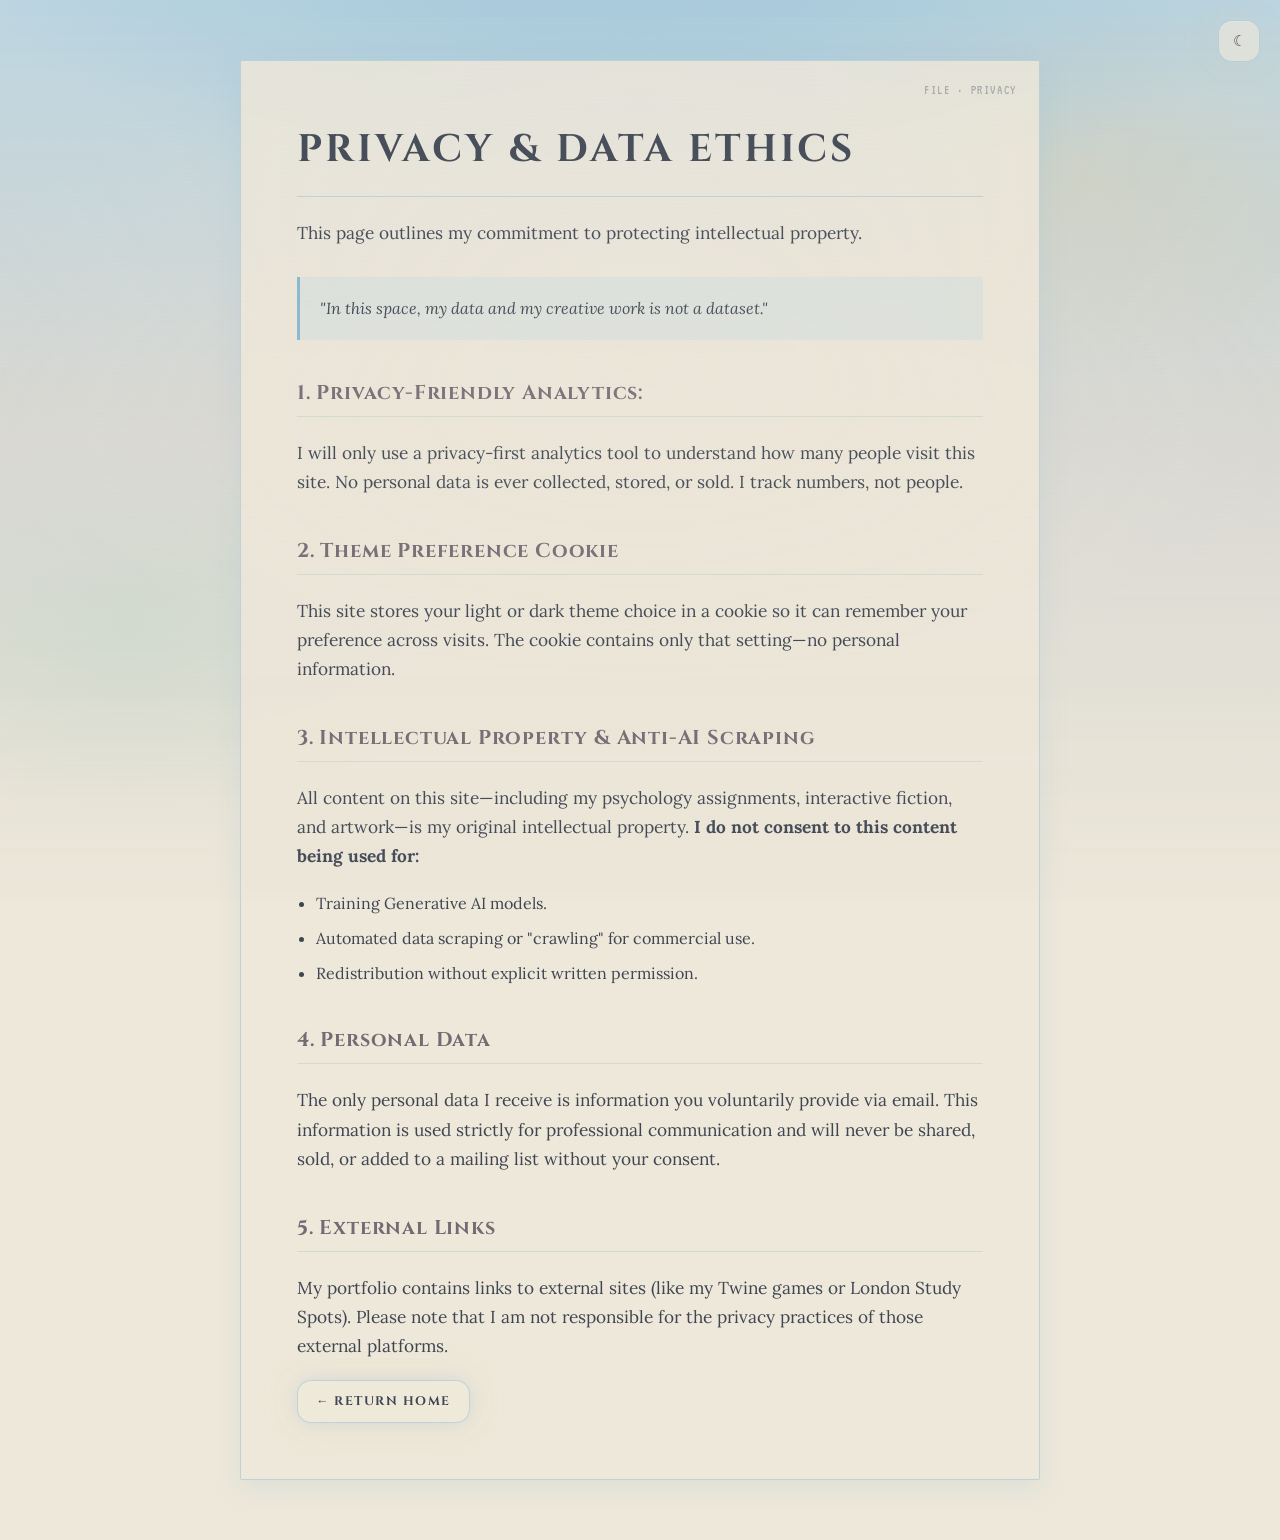
<file: privacy.html>
<!DOCTYPE html>
<html lang="en">
<head>
    <meta name="robots" content="noai, noimageai">
    <meta charset="UTF-8">
    <meta name="viewport" content="width=device-width, initial-scale=1.0">
    <title>Privacy & Data Ethics | Isabella Qian</title>

    <link rel="preconnect" href="https://fonts.googleapis.com">
    <link rel="preconnect" href="https://fonts.gstatic.com" crossorigin>
    <link href="https://fonts.googleapis.com/css2?family=Cinzel:wght@400;600;700&family=Lora:ital,wght@0,400;0,700;1,400&family=VT323&display=swap" rel="stylesheet">

    <script>
        (function () {
            try {
                var m = document.cookie.match(/(?:^|; )portfolio-theme=([^;]*)/);
                var t = m ? decodeURIComponent(m[1]) : null;
                if (!t) {
                    try { t = localStorage.getItem("portfolio-theme"); } catch (e) {}
                }
                if (t === "dark" || (!t && window.matchMedia("(prefers-color-scheme: dark)").matches)) {
                    document.documentElement.setAttribute("data-theme", "dark");
                }
            } catch (e) {}
        })();
    </script>
    <link rel="stylesheet" href="theme.css">

    <style>
        * { box-sizing: border-box; margin: 0; padding: 0; }

        body {
            line-height: 1.8;
            padding: 60px 8%;
        }

        body > * { position: relative; z-index: 1; }

        .policy-container {
            max-width: 800px;
            margin: 0 auto;
            position: relative;
            z-index: 1;
            background: rgba(238, 232, 218, 0.88);
            padding: 56px;
            border: 1px solid var(--border-dream);
            border-radius: 2px;
            box-shadow: var(--shadow-soft);
            overflow: hidden;
        }

        .policy-container::before {
            content: "FILE · PRIVACY";
            position: absolute;
            top: 18px;
            right: 22px;
            font-family: "VT323", monospace;
            font-size: 0.85rem;
            letter-spacing: 0.12em;
            color: var(--dream-muted-text);
            opacity: 0.5;
            pointer-events: none;
        }

        h1, h2 {
            font-family: "Cinzel", serif;
            color: var(--dream-dusk);
            margin-bottom: 22px;
            letter-spacing: 0.04em;
        }

        h1 {
            border-bottom: 1px solid var(--border-dream);
            padding-bottom: 14px;
            text-align: left;
            color: var(--dream-ink);
            font-size: clamp(1.8rem, 4vw, 2.4rem);
            letter-spacing: 0.08em;
            text-transform: uppercase;
        }

        h2 {
            font-size: 1.25rem;
            margin-top: 36px;
            border-bottom: 1px solid var(--border-soft);
            padding-bottom: 6px;
        }

        p { margin-bottom: 18px; font-size: 1.08rem; }

        ul {
            margin: 12px 0 20px 1.2rem;
        }

        li { margin-bottom: 8px; }

        .highlight-box {
            border-left: 3px solid var(--dream-sky);
            margin: 28px 0;
            font-style: italic;
            color: var(--dream-ink);
            background: rgba(189, 214, 225, 0.32);
            padding: 18px 20px;
            border-radius: 0 2px 2px 0;
        }

        .theme-float {
            position: fixed;
            top: 20px;
            right: 20px;
            z-index: 50;
        }

        @media (max-width: 640px) {
            body { padding: 40px 5%; }
            .policy-container { padding: 36px 22px; }
        }
    </style>
</head>
<body class="dream-body">

    <div class="theme-float">
        <button type="button" class="theme-toggle" aria-label="Switch to dark mode" title="Dark mode">☾</button>
    </div>

    <div class="policy-container">
        <h1>Privacy & Data Ethics</h1>

        <p>This page outlines my commitment to protecting intellectual property.</p>

        <div class="highlight-box">
            "In this space, my data and my creative work is not a dataset."
        </div>

        <h2>1. Privacy-Friendly Analytics:</h2>
        <p>I will only use a privacy-first analytics tool to understand how many people visit this site. No personal data is ever collected, stored, or sold. I track numbers, not people.</p>

        <h2>2. Theme Preference Cookie</h2>
        <p>This site stores your light or dark theme choice in a cookie so it can remember your preference across visits. The cookie contains only that setting—no personal information.</p>

        <h2>3. Intellectual Property & Anti-AI Scraping</h2>
        <p>All content on this site—including my psychology assignments, interactive fiction, and artwork—is my original intellectual property. <strong>I do not consent to this content being used for:</strong></p>
        <ul>
            <li>Training Generative AI models.</li>
            <li>Automated data scraping or "crawling" for commercial use.</li>
            <li>Redistribution without explicit written permission.</li>
        </ul>

        <h2>4. Personal Data</h2>
        <p>The only personal data I receive is information you voluntarily provide via email. This information is used strictly for professional communication and will never be shared, sold, or added to a mailing list without your consent.</p>

        <h2>5. External Links</h2>
        <p>My portfolio contains links to external sites (like my Twine games or London Study Spots). Please note that I am not responsible for the privacy practices of those external platforms.</p>

        <a href="index.html" class="back-link">← Return Home</a>
    </div>

    <script src="theme.js" defer></script>
</body>
</html>
</file>
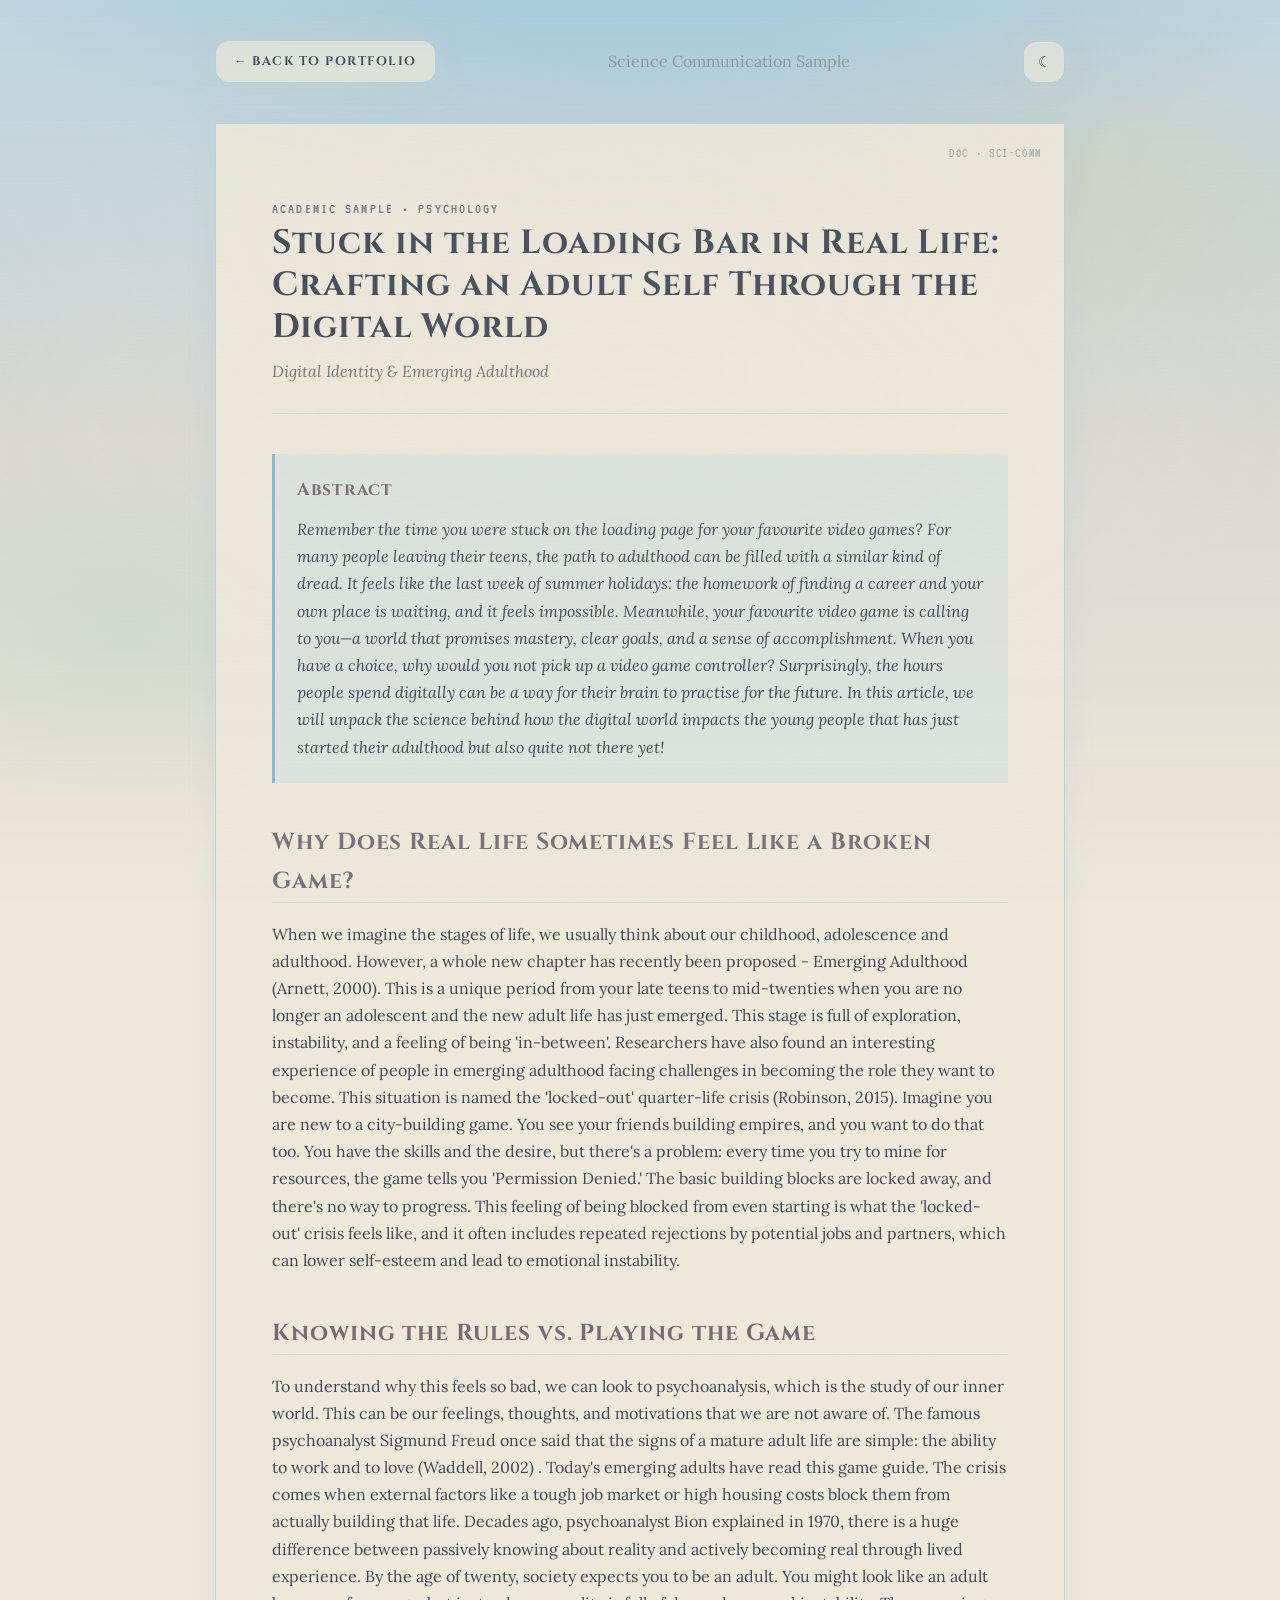
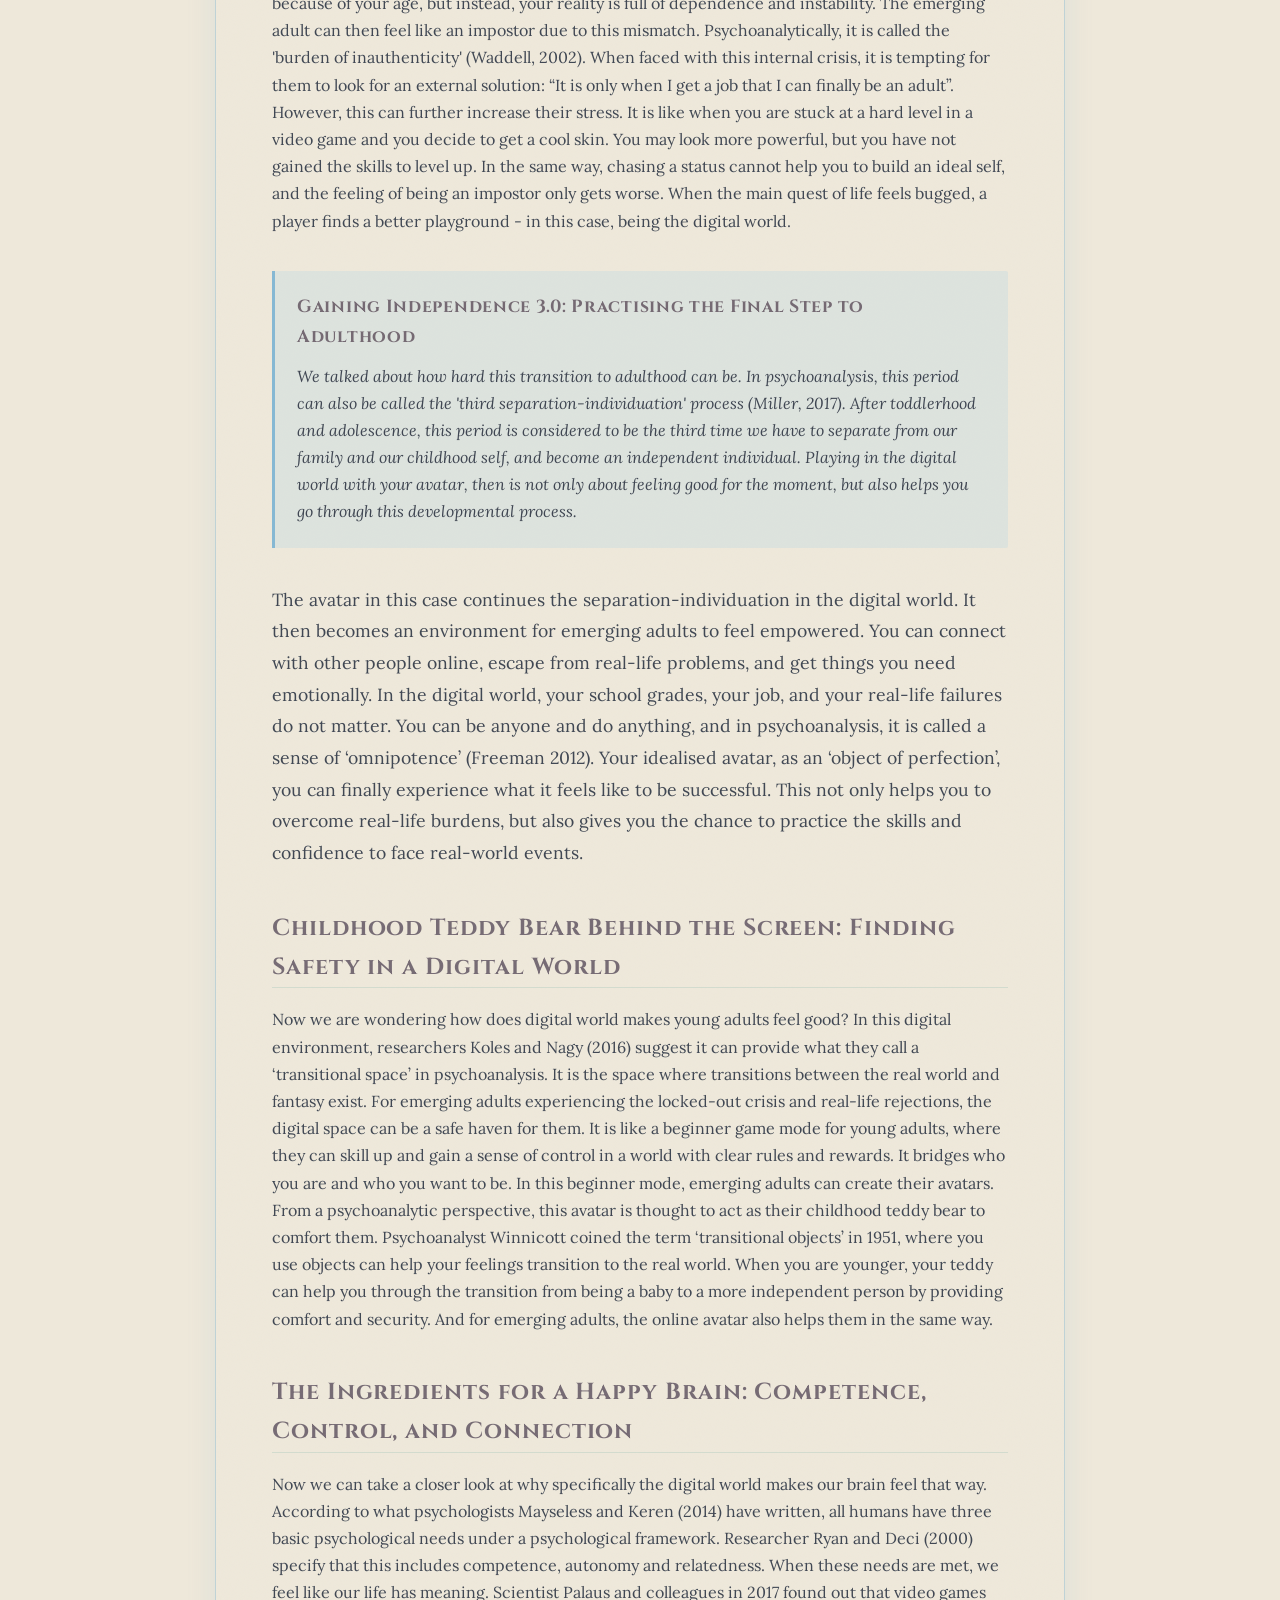
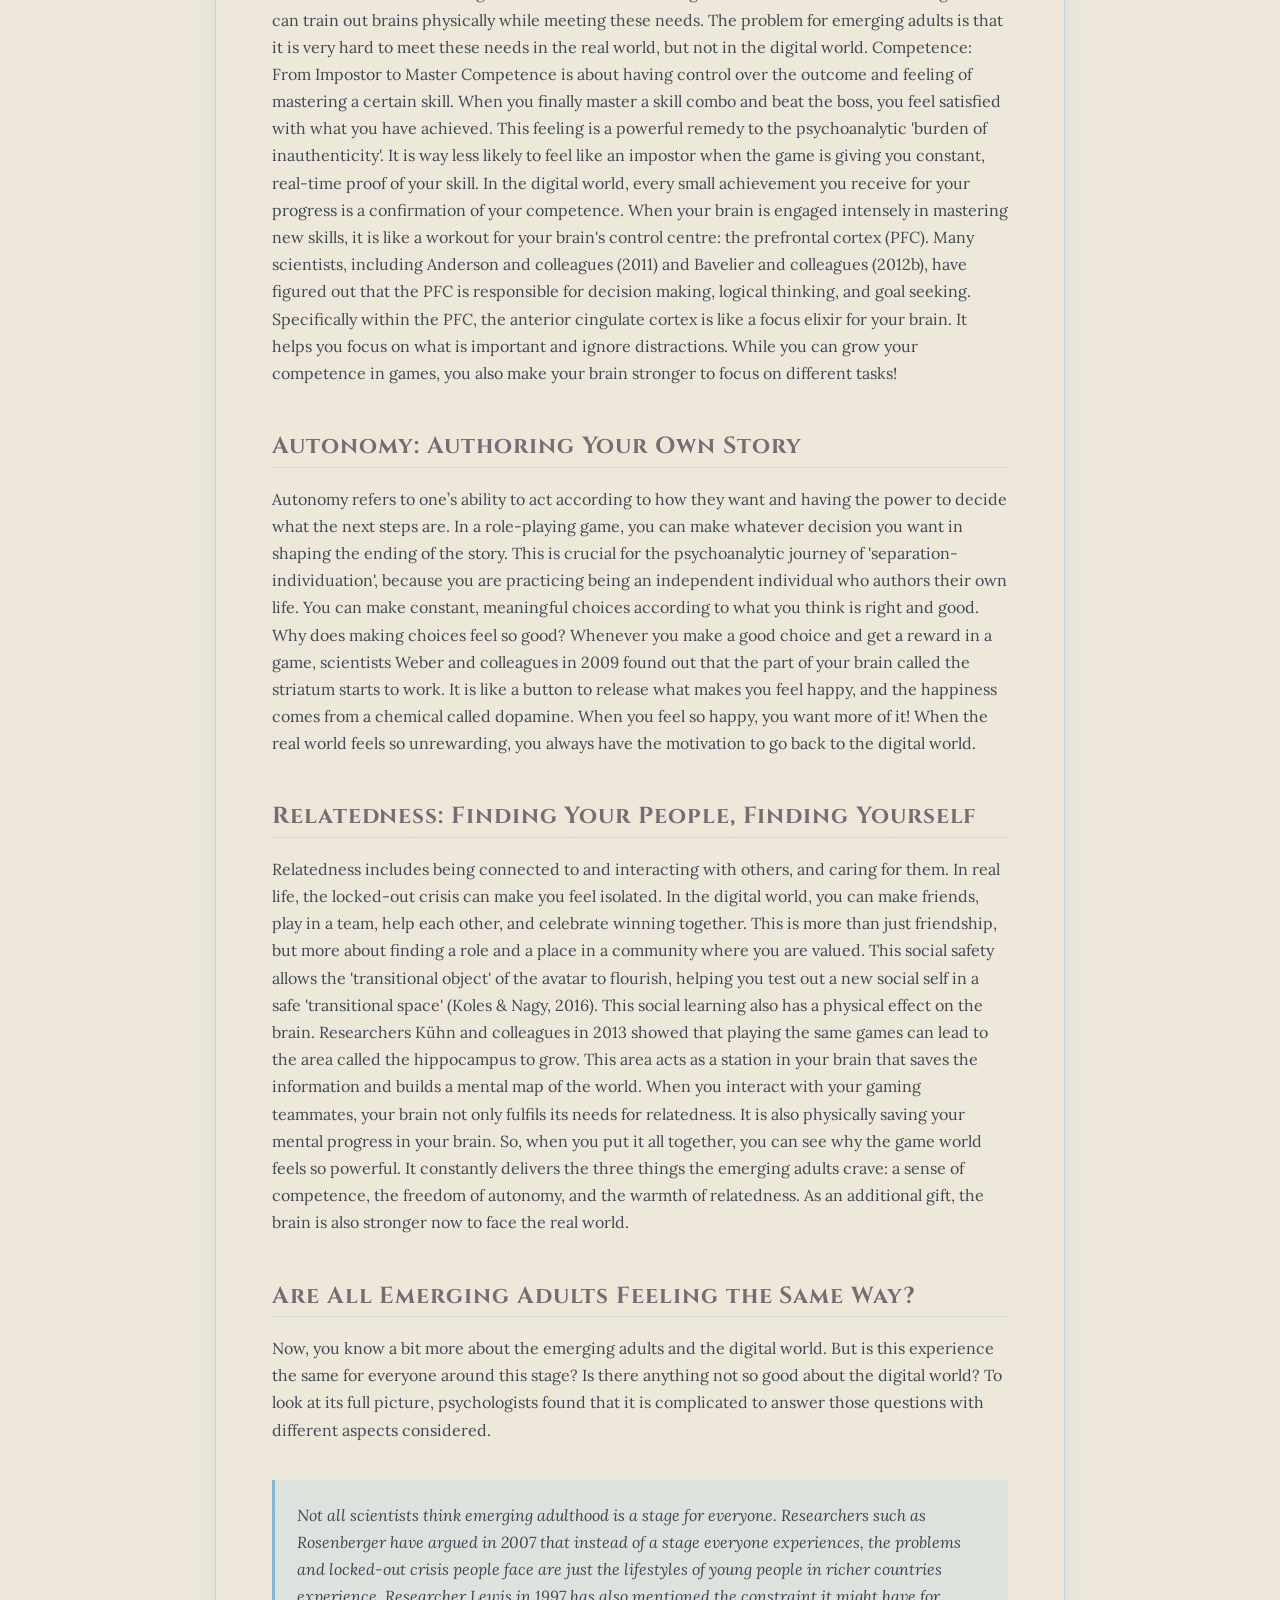
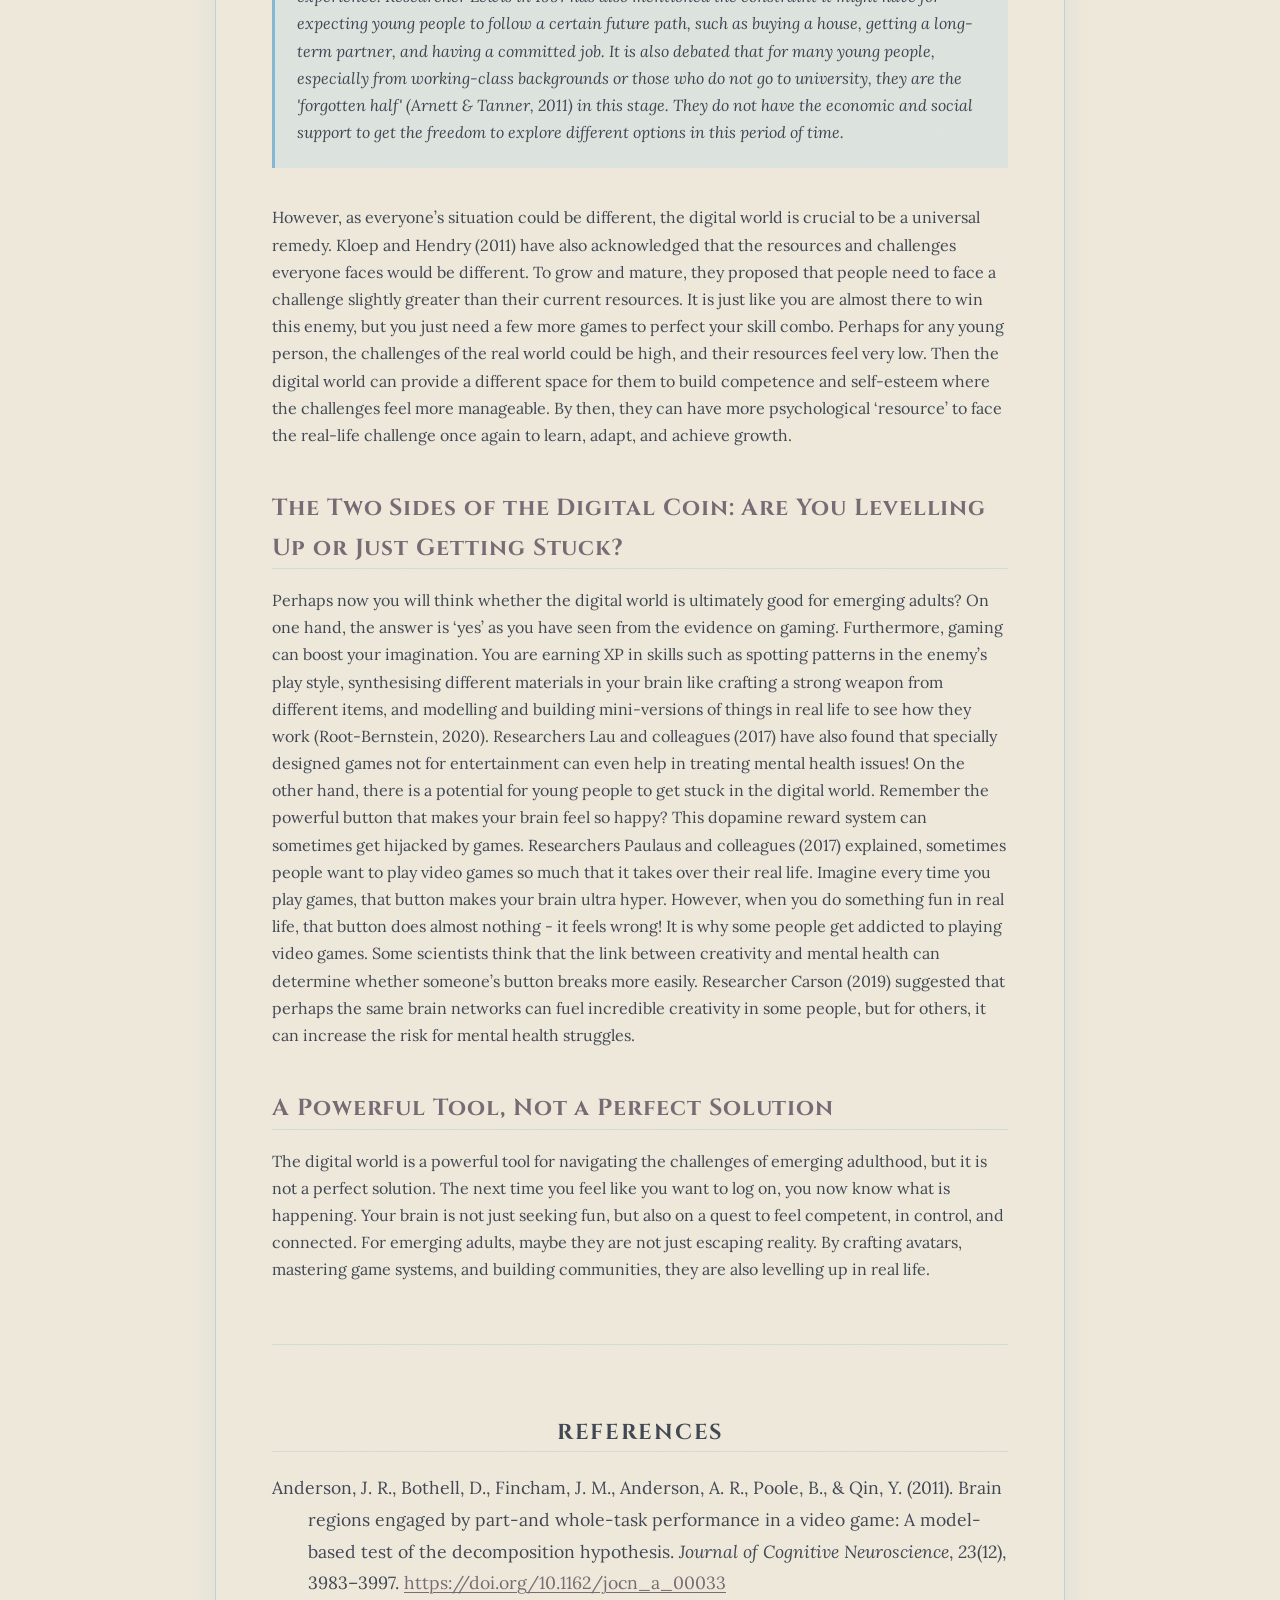
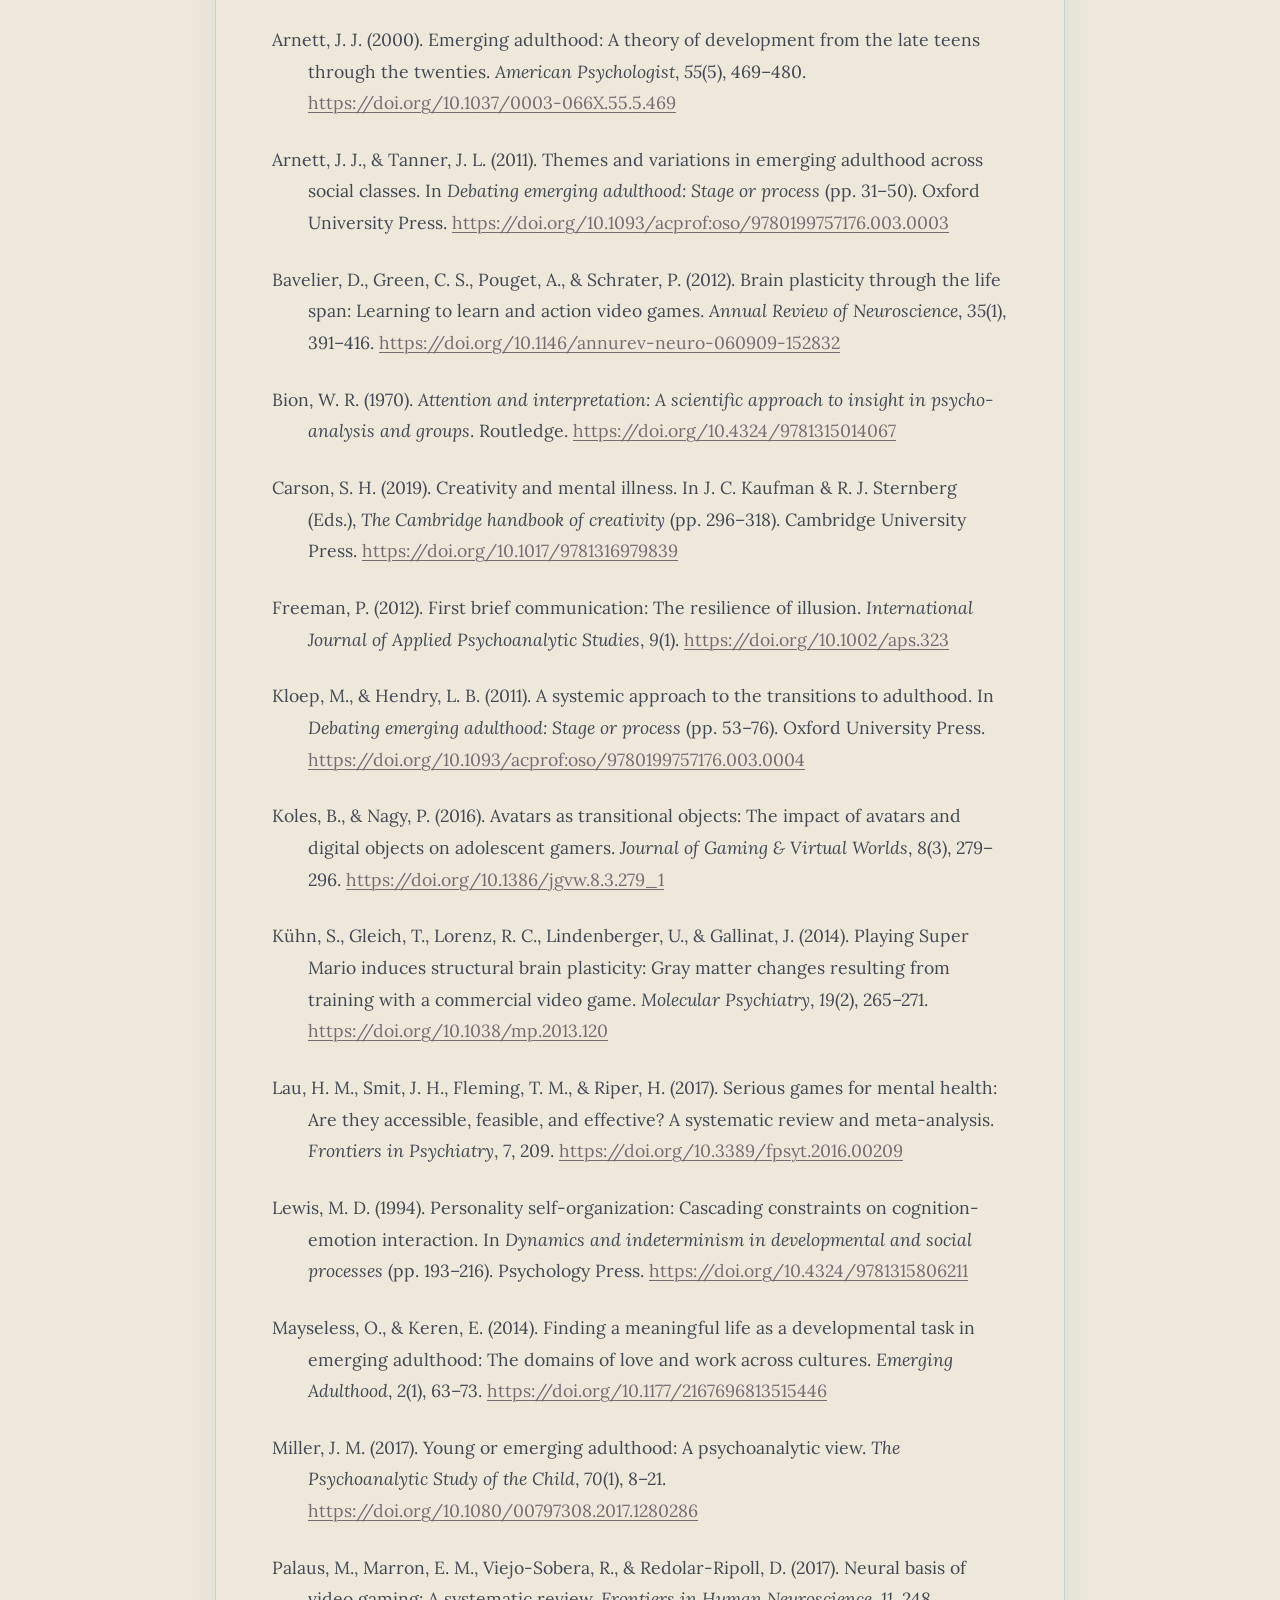
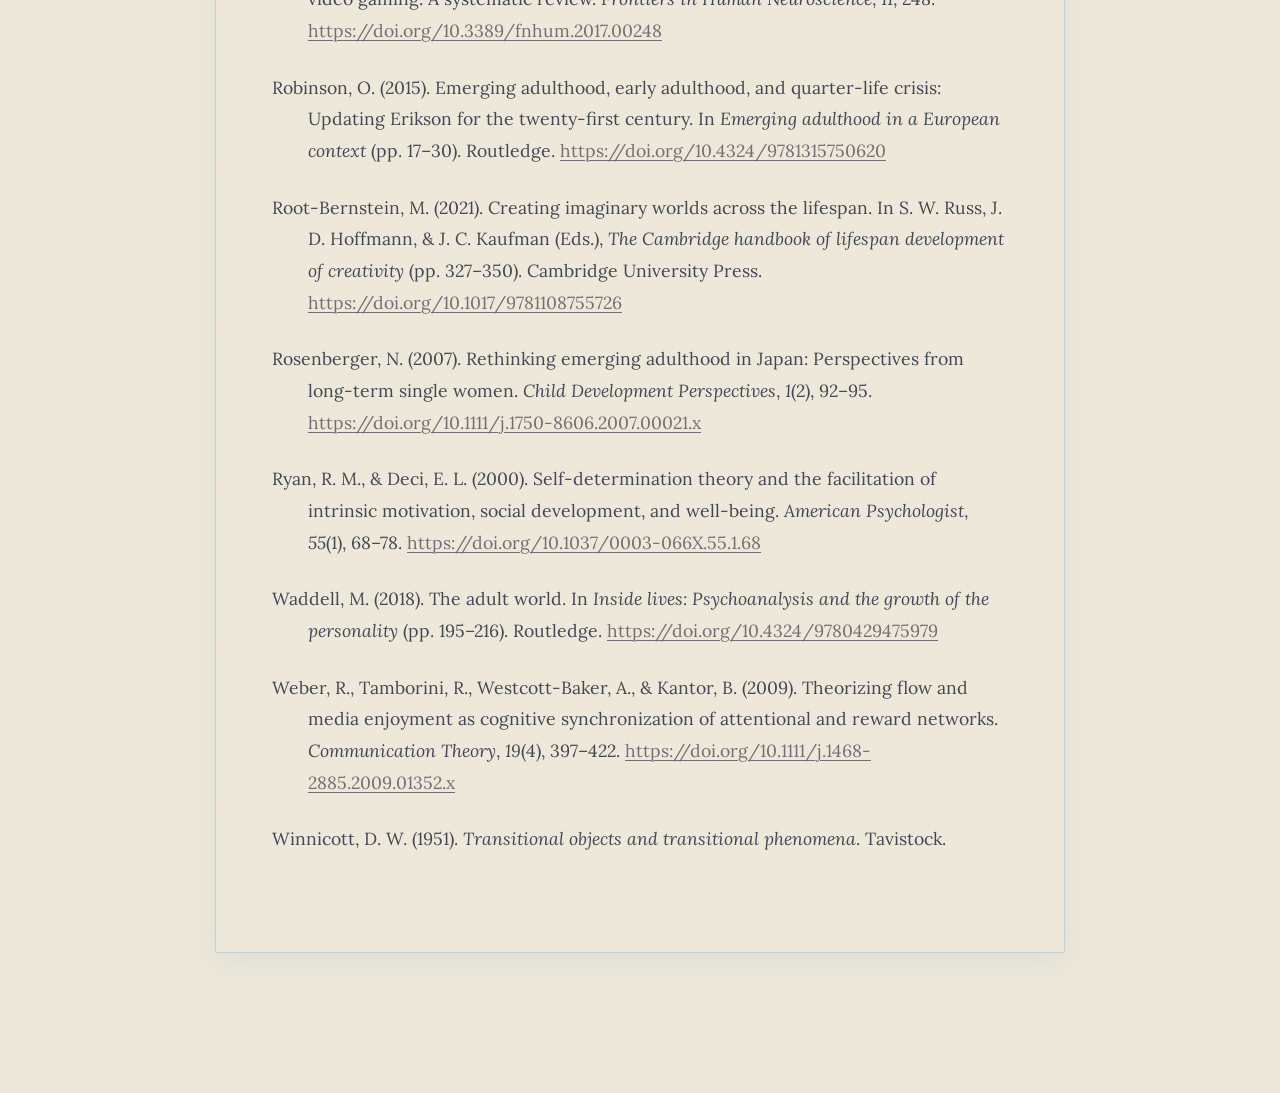
<file: sci-comm.html>
<!DOCTYPE html>
<html lang="en">
<head>
    <meta name="robots" content="noai, noimageai">
    <meta charset="UTF-8">
    <meta name="viewport" content="width=device-width, initial-scale=1.0">
    <title> Science Communication</title>
    
    <link rel="preconnect" href="https://fonts.googleapis.com">
    <link rel="preconnect" href="https://fonts.gstatic.com" crossorigin>
    <link href="https://fonts.googleapis.com/css2?family=Cinzel:wght@400;600;700;900&family=Lora:ital,wght@0,400;0,700;1,400&family=VT323&display=swap" rel="stylesheet">

    <script>
        (function () {
            try {
                var m = document.cookie.match(/(?:^|; )portfolio-theme=([^;]*)/);
                var t = m ? decodeURIComponent(m[1]) : null;
                if (!t) {
                    try { t = localStorage.getItem("portfolio-theme"); } catch (e) {}
                }
                if (t === "dark" || (!t && window.matchMedia("(prefers-color-scheme: dark)").matches)) {
                    document.documentElement.setAttribute("data-theme", "dark");
                }
            } catch (e) {}
        })();
    </script>
    <link rel="stylesheet" href="theme.css">

    <style>
        * { box-sizing: border-box; margin: 0; padding: 0; }

        body {
            line-height: 1.7;
            padding: 40px 5%;
        }

        body > * { position: relative; z-index: 1; }

        .essay-container {
            max-width: 850px;
            margin: 40px auto 100px auto;
            background: rgba(238, 232, 218, 0.90);
            color: var(--dream-ink);
            padding: 72px 56px;
            border-radius: 2px;
            border: 1px solid var(--border-dream);
            box-shadow: var(--shadow-soft);
            position: relative;
            z-index: 1;
            overflow: hidden;
        }

        .essay-container::before {
            content: "DOC · SCI-COMM";
            position: absolute;
            top: 18px;
            right: 22px;
            font-family: "VT323", monospace;
            font-size: 0.85rem;
            letter-spacing: 0.12em;
            color: var(--dream-muted-text);
            opacity: 0.5;
            pointer-events: none;
        }

        .essay-container::after {
            content: "";
            position: absolute;
            inset: 0;
            pointer-events: none;
            opacity: 0.12;
            background-image: url("data:image/svg+xml,%3Csvg viewBox='0 0 200 200' xmlns='http://www.w3.org/2000/svg'%3E%3Cfilter id='n'%3E%3CfeTurbulence type='fractalNoise' baseFrequency='0.9' numOctaves='3' stitchTiles='stitch'/%3E%3C/filter%3E%3Crect width='100%25' height='100%25' filter='url(%23n)'/%3E%3C/svg%3E");
            background-size: 160px 160px;
            mix-blend-mode: soft-light;
        }

        .essay-header {
            text-align: left;
            border-bottom: 1px solid var(--border-soft);
            margin-bottom: 40px;
            padding-bottom: 28px;
        }

        .essay-header h1 {
            font-family: "Cinzel", serif;
            font-size: clamp(1.7rem, 3vw, 2.1rem);
            color: var(--dream-ink);
            margin-bottom: 10px;
            letter-spacing: 0.03em;
            line-height: 1.25;
        }

        .essay-meta {
            font-family: "VT323", monospace;
            color: var(--dream-muted-text);
            font-size: 0.95rem;
            letter-spacing: 0.14em;
            text-transform: uppercase;
        }

        .theory-box {
            background: rgba(189, 214, 225, 0.35);
            border-left: 3px solid var(--dream-sky);
            padding: 22px;
            margin: 36px 0;
            font-style: italic;
            position: relative;
            z-index: 1;
            border-radius: 0 2px 2px 0;
        }

        .theory-box strong {
            font-family: "Cinzel", serif;
            display: block;
            margin-bottom: 10px;
            color: var(--dream-dusk);
            font-style: normal;
            letter-spacing: 0.04em;
        }

        .essay-content h2 {
            font-family: "Cinzel", serif;
            font-size: 1.45rem;
            margin: 40px 0 18px 0;
            color: var(--dream-dusk);
            border-bottom: 1px solid var(--border-soft);
            letter-spacing: 0.04em;
        }

        .nav-links {
            max-width: 850px;
            margin: 0 auto;
            display: flex;
            justify-content: space-between;
            align-items: center;
            gap: 16px;
            flex-wrap: wrap;
        }

        .essay-content p {
            margin-bottom: 25px;
            font-size: 1.1rem;
            line-height: 1.8;
            text-align: left;
            letter-spacing: normal;
            word-spacing: normal;
            color: var(--dream-ink);
        }

        .essay-content strong,
        .essay-content li {
            font-size: 1.1rem;
        }

        .references-section {
            margin-top: 60px;
            border-top: 1px solid var(--border-soft);
            padding-top: 30px;
        }

        .references-section h2 {
            font-family: "Cinzel", serif;
            font-size: 1.35rem;
            color: var(--dream-ink);
            margin-bottom: 20px;
            text-align: center;
            letter-spacing: 0.08em;
            text-transform: uppercase;
        }

        .apa-ref {
            padding-left: 36px;
            text-indent: -36px;
            margin-bottom: 15px;
            font-size: 1rem;
            line-height: 1.6;
            color: var(--text-primary);
        }

        .essay-content a {
            color: var(--dream-dusk);
            text-decoration-thickness: 1px;
            text-underline-offset: 3px;
        }

        .essay-content a:hover {
            background: rgba(189, 214, 225, 0.4);
        }

        .essay-content a:focus-visible {
            outline: 2px solid var(--focus-ring);
            outline-offset: 3px;
        }

        .apa-ref i { font-style: italic; }

        @media (max-width: 768px) {
            .essay-container { padding: 40px 22px; margin-top: 20px; }
            .essay-header h1 { font-size: 1.55rem; }
        }
    </style>
</head>
<body class="dream-body">

    <nav class="nav-links">
        <a href="index.html" class="back-btn">← Back to Portfolio</a>
        <span style="color: var(--earth); opacity: 0.6;">Science Communication Sample</span>
            <button type="button" class="theme-toggle" aria-label="Switch to dark mode" title="Dark mode">☾</button>
    </nav>

 <article class="essay-container">
        <header class="essay-header">
            <div class="essay-meta">Academic Sample • Psychology</div>
            <h1>Stuck in the Loading Bar in Real Life: Crafting an Adult Self Through the Digital World</h1>
            <p style="font-style: italic; color: var(--earth);">Digital Identity & Emerging Adulthood</p>
        </header>

        <section class="essay-content">

            <div class="theory-box">
            <strong>Abstract </strong>
            Remember the time you were stuck on the loading page for your favourite video games? For many people leaving their teens, the path to adulthood can be filled with a similar kind of dread. It feels like the last week of summer holidays: the homework of finding a career and your own place is waiting, and it feels impossible. Meanwhile, your favourite video game is calling to you—a world that promises mastery, clear goals, and a sense of accomplishment. When you have a choice, why would you not pick up a video game controller? Surprisingly, the hours people spend digitally can be a way for their brain to practise for the future. In this article, we will unpack the science behind how the digital world impacts the young people that has just started their adulthood but also quite not there yet! 
            </div>

            <p>
            <h2>Why Does Real Life Sometimes Feel Like a Broken Game?</h2>

            When we imagine the stages of life, we usually think about our childhood, adolescence and adulthood. However, a whole new chapter has recently been proposed - Emerging Adulthood (Arnett, 2000). This is a unique period from your late teens to mid-twenties when you are no longer an adolescent and the new adult life has just emerged. This stage is full of exploration, instability, and a feeling of being 'in-between'. 

            Researchers have also found an interesting experience of people in emerging adulthood facing challenges in becoming the role they want to become. This situation is named the 'locked-out' quarter-life crisis (Robinson, 2015). Imagine you are new to a city-building game. You see your friends building empires, and you want to do that too. You have the skills and the desire, but there's a problem: every time you try to mine for resources, the game tells you 'Permission Denied.' The basic building blocks are locked away, and there's no way to progress. This feeling of being blocked from even starting is what the 'locked-out' crisis feels like, and it often includes repeated rejections by potential jobs and partners, which can lower self-esteem and lead to emotional instability. 
            </p>

            <p>
            <h2>Knowing the Rules vs. Playing the Game</h2>

            To understand why this feels so bad, we can look to psychoanalysis, which is the study of our inner world. This can be our feelings, thoughts, and motivations that we are not aware of. The famous psychoanalyst Sigmund Freud once said that the signs of a mature adult life are simple: the ability to work and to love (Waddell, 2002) . Today's emerging adults have read this game guide. The crisis comes when external factors like a tough job market or high housing costs block them from actually building that life. Decades ago, psychoanalyst Bion explained in 1970, there is a huge difference between passively knowing about reality and actively becoming real through lived experience.

            By the age of twenty, society expects you to be an adult. You might look like an adult because of your age, but instead, your reality is full of dependence and instability. The emerging adult can then feel like an impostor due to this mismatch. Psychoanalytically, it is called the 'burden of inauthenticity'  (Waddell, 2002). When faced with this internal crisis, it is tempting for them to look for an external solution: “It is only when I get a job that I can finally be an adult”. However, this can further increase their stress. It is like when you are stuck at a hard level in a video game and you decide to get a cool skin. You may look more powerful, but you have not gained the skills to level up. In the same way, chasing a status cannot help you to build an ideal self, and the feeling of being an impostor only gets worse.

            When the main quest of life feels bugged, a player finds a better playground - in this case, being the digital world. 
            </p>

            <div class="theory-box">
            <strong> Gaining Independence 3.0: Practising the Final Step to Adulthood </strong>

            We talked about how hard this transition to adulthood can be. In psychoanalysis, this period can also be called the 'third separation-individuation' process (Miller, 2017). After toddlerhood and adolescence, this period is considered to be the third time we have to separate from our family and our childhood self, and become an independent individual. Playing in the digital world with your avatar, then is not only about feeling good for the moment, but also helps you go through this developmental process. 
            </div> 

            <p>
            The avatar in this case continues the separation-individuation in the digital world. It then becomes an environment for emerging adults to feel empowered. You can connect with other people online, escape from real-life problems, and get things you need emotionally. In the digital world, your school grades, your job, and your real-life failures do not matter. You can be anyone and do anything, and in psychoanalysis, it is called a sense of ‘omnipotence’ (Freeman 2012). Your idealised avatar, as an ‘object of perfection’, you can finally experience what it feels like to be successful. This not only helps you to overcome real-life burdens, but also gives you the chance to practice the skills and confidence to face real-world events. 
            </p>

            <p>
            <h2>Childhood Teddy Bear Behind the Screen: Finding Safety in a Digital World</h2>

            Now we are wondering how does digital world makes young adults feel good? In this digital environment, researchers Koles and Nagy (2016) suggest it can provide what they call a ‘transitional space’ in psychoanalysis. It is the space where transitions between the real world and fantasy exist. For emerging adults experiencing the locked-out crisis and real-life rejections, the digital space can be a safe haven for them. It is like a beginner game mode for young adults, where they can skill up and gain a sense of control in a world with clear rules and rewards. It bridges who you are and who you want to be. 

            In this beginner mode, emerging adults can create their avatars. From a psychoanalytic perspective, this avatar is thought to act as their childhood teddy bear to comfort them. Psychoanalyst Winnicott coined the term ‘transitional objects’ in 1951, where you use objects can help your feelings transition to the real world. When you are younger, your teddy can help you through the transition from being a baby to a more independent person by providing comfort and security. And for emerging adults, the online avatar also helps them in the same way.
            </p>



            <p>
            <h2>The Ingredients for a Happy Brain: Competence, Control, and Connection</h2>

            Now we can take a closer look at why specifically the digital world makes our brain feel that way. 

            According to what psychologists Mayseless and Keren (2014) have written, all humans have three basic psychological needs under a psychological framework. Researcher Ryan and Deci (2000) specify that this includes competence, autonomy and relatedness. When these needs are met, we feel like our life has meaning. Scientist Palaus and colleagues in 2017 found out that video games can train out brains physically while meeting these needs. The problem for emerging adults is that it is very hard to meet these needs in the real world, but not in the digital world. 
            Competence: From Impostor to Master
            Competence is about having control over the outcome and feeling of mastering a certain skill. When you finally master a skill combo and beat the boss, you feel satisfied with what you have achieved. This feeling is a powerful remedy to the psychoanalytic 'burden of inauthenticity'. It is way less likely to feel like an impostor when the game is giving you constant, real-time proof of your skill. In the digital world, every small achievement you receive for your progress is a confirmation of your competence.
            When your brain is engaged intensely in mastering new skills, it is like a workout for your brain's control centre: the prefrontal cortex (PFC). Many scientists, including Anderson and colleagues (2011) and Bavelier and colleagues (2012b), have figured out that the PFC is responsible for decision making, logical thinking, and goal seeking. Specifically within the PFC, the anterior cingulate cortex is like a focus elixir for your brain. It helps you focus on what is important and ignore distractions. While you can grow your competence in games, you also make your brain stronger to focus on different tasks!
            </p>

            <p>
            <h2>Autonomy: Authoring Your Own Story</h2>

            Autonomy refers to one’s ability to act according to how they want and having the power to decide what the next steps are. In a role-playing game, you can make whatever decision you want in shaping the ending of the story. This is crucial for the psychoanalytic journey of 'separation-individuation', because you are practicing being an independent individual who authors their own life. You can make constant, meaningful choices according to what you think is right and good. 

            Why does making choices feel so good? Whenever you make a good choice and get a reward in a game, scientists Weber and colleagues in 2009 found out that the part of your brain called the striatum starts to work. It is like a button to release what makes you feel happy, and the happiness comes from a chemical called dopamine. When you feel so happy, you want more of it! When the real world feels so unrewarding, you always have the motivation to go back to the digital world. 
            </pp>

            <p>
            <h2> Relatedness: Finding Your People, Finding Yourself </h2>

            Relatedness includes being connected to and interacting with others, and caring for them. In real life, the locked-out crisis can make you feel isolated. In the digital world, you can make friends, play in a team, help each other, and celebrate winning together. This is more than just friendship, but more about finding a role and a place in a community where you are valued. This social safety allows the 'transitional object' of the avatar to flourish, helping you test out a new social self in a safe 'transitional space' (Koles & Nagy, 2016). 

            This social learning also has a physical effect on the brain. Researchers Kühn and colleagues in 2013 showed that playing the same games can lead to the area called the hippocampus to grow. This area acts as a station in your brain that saves the information and builds a mental map of the world. When you interact with your gaming teammates, your brain not only fulfils its needs for relatedness.  It is also physically saving your mental progress in your brain. 

            So, when you put it all together, you can see why the game world feels so powerful. It constantly delivers the three things the emerging adults crave: a sense of competence, the freedom of autonomy, and the warmth of relatedness. As an additional gift, the brain is also stronger now to face the real world. 
            </p>


            <p>
            <h2>Are All Emerging Adults Feeling the Same Way? </h2>

            Now, you know a bit more about the emerging adults and the digital world. But is this experience the same for everyone around this stage? Is there anything not so good about the digital world? To look at its full picture, psychologists found that it is complicated to answer those questions with different aspects considered. 
            <div class="theory-box">
            Not all scientists think emerging adulthood is a stage for everyone. Researchers such as Rosenberger have argued in 2007 that instead of a stage everyone experiences, the problems and locked-out crisis people face are just the lifestyles of young people in richer countries experience. Researcher Lewis in 1997 has also mentioned the constraint it might have for expecting young people to follow a certain future path, such as buying a house, getting a long-term partner, and having a committed job. It is also debated that for many young people, especially from working-class backgrounds or those who do not go to university, they are the 'forgotten half' (Arnett & Tanner, 2011) in this stage. They do not have the economic and social support to get the freedom to explore different options in this period of time. 
            </div>

            However, as everyone’s situation could be different, the digital world is crucial to be a universal remedy. Kloep and Hendry (2011) have also acknowledged that the resources and challenges everyone faces would be different. To grow and mature, they proposed that people need to face a challenge slightly greater than their current resources. It is just like you are almost there to win this enemy, but you just need a few more games to perfect your skill combo. Perhaps for any young person, the challenges of the real world could be high, and their resources feel very low. Then the digital world can provide a different space for them to build competence and self-esteem where the challenges feel more manageable. By then, they can have more psychological ‘resource’ to face the real-life challenge once again to learn, adapt, and achieve growth. 
            </p>
            <p>
            <h2>The Two Sides of the Digital Coin: Are You Levelling Up or Just Getting Stuck?</h2>

            Perhaps now you will think whether the digital world is ultimately good for emerging adults? 

            On one hand, the answer is ‘yes’ as you have seen from the evidence on gaming. Furthermore, gaming can boost your imagination. You are earning XP in skills such as spotting patterns in the enemy’s play style, synthesising different materials in your brain like crafting a strong weapon from different items, and modelling and building mini-versions of things in real life to see how they work (Root-Bernstein, 2020). Researchers Lau and colleagues (2017) have also found that specially designed games not for entertainment can even help in treating mental health issues! 

            On the other hand, there is a potential for young people to get stuck in the digital world. Remember the powerful button that makes your brain feel so happy? This dopamine reward system can sometimes get hijacked by games. Researchers Paulaus and colleagues (2017) explained, sometimes people want to play video games so much that it takes over their real life. Imagine every time you play games, that button makes your brain ultra hyper. However, when you do something fun in real life, that button does almost nothing - it feels wrong! It is why some people get addicted to playing video games. Some scientists think that the link between creativity and mental health can determine whether someone’s button breaks more easily. Researcher Carson (2019) suggested that perhaps the same brain networks can fuel incredible creativity in some people, but for others, it can increase the risk for mental health struggles.
            </p>

            <p>
            <h2>A Powerful Tool, Not a Perfect Solution</h2>

            The digital world is a powerful tool for navigating the challenges of emerging adulthood, but it is not a perfect solution. The next time you feel like you want to log on, you now know what is happening. Your brain is not just seeking fun, but also on a quest to feel competent, in control, and connected. For emerging adults, maybe they are not just escaping reality. By crafting avatars, mastering game systems, and building communities, they are also levelling up in real life. 
            </p>


            <div class="references-section">
            <h2>References</h2>

            <p class="apa-ref">
                Anderson, J. R., Bothell, D., Fincham, J. M., Anderson, A. R., Poole, B., & Qin, Y. (2011). Brain regions engaged by part-and whole-task performance in a video game: A model-based test of the decomposition hypothesis. <i>Journal of Cognitive Neuroscience</i>, <i>23</i>(12), 3983–3997. <a href="https://doi.org/10.1162/jocn_a_00033">https://doi.org/10.1162/jocn_a_00033</a>
            </p>

            <p class="apa-ref">
                Arnett, J. J. (2000). Emerging adulthood: A theory of development from the late teens through the twenties. <i>American Psychologist</i>, <i>55</i>(5), 469–480. <a href="https://doi.org/10.1037/0003-066X.55.5.469">https://doi.org/10.1037/0003-066X.55.5.469</a>
            </p>

            <p class="apa-ref">
                Arnett, J. J., & Tanner, J. L. (2011). Themes and variations in emerging adulthood across social classes. In <i>Debating emerging adulthood: Stage or process</i> (pp. 31–50). Oxford University Press. <a href="https://doi.org/10.1093/acprof:oso/9780199757176.003.0003">https://doi.org/10.1093/acprof:oso/9780199757176.003.0003</a>
            </p>

            <p class="apa-ref">
                Bavelier, D., Green, C. S., Pouget, A., & Schrater, P. (2012). Brain plasticity through the life span: Learning to learn and action video games. <i>Annual Review of Neuroscience</i>, <i>35</i>(1), 391–416. <a href="https://doi.org/10.1146/annurev-neuro-060909-152832">https://doi.org/10.1146/annurev-neuro-060909-152832</a>
            </p>

            <p class="apa-ref">
                Bion, W. R. (1970). <i>Attention and interpretation: A scientific approach to insight in psycho-analysis and groups</i>. Routledge. <a href="https://doi.org/10.4324/9781315014067">https://doi.org/10.4324/9781315014067</a>
            </p>

            <p class="apa-ref">
                Carson, S. H. (2019). Creativity and mental illness. In J. C. Kaufman & R. J. Sternberg (Eds.), <i>The Cambridge handbook of creativity</i> (pp. 296–318). Cambridge University Press. <a href="https://doi.org/10.1017/9781316979839">https://doi.org/10.1017/9781316979839</a>
            </p>

            <p class="apa-ref">
                Freeman, P. (2012). First brief communication: The resilience of illusion. <i>International Journal of Applied Psychoanalytic Studies</i>, <i>9</i>(1). <a href="https://doi.org/10.1002/aps.323">https://doi.org/10.1002/aps.323</a>
            </p>

            <p class="apa-ref">
                Kloep, M., & Hendry, L. B. (2011). A systemic approach to the transitions to adulthood. In <i>Debating emerging adulthood: Stage or process</i> (pp. 53–76). Oxford University Press. <a href="https://doi.org/10.1093/acprof:oso/9780199757176.003.0004">https://doi.org/10.1093/acprof:oso/9780199757176.003.0004</a>
            </p>

            <p class="apa-ref">
                Koles, B., & Nagy, P. (2016). Avatars as transitional objects: The impact of avatars and digital objects on adolescent gamers. <i>Journal of Gaming & Virtual Worlds</i>, <i>8</i>(3), 279–296. <a href="https://doi.org/10.1386/jgvw.8.3.279_1">https://doi.org/10.1386/jgvw.8.3.279_1</a>
            </p>

            <p class="apa-ref">
                Kühn, S., Gleich, T., Lorenz, R. C., Lindenberger, U., & Gallinat, J. (2014). Playing Super Mario induces structural brain plasticity: Gray matter changes resulting from training with a commercial video game. <i>Molecular Psychiatry</i>, <i>19</i>(2), 265–271. <a href="https://doi.org/10.1038/mp.2013.120">https://doi.org/10.1038/mp.2013.120</a>
            </p>

            <p class="apa-ref">
                Lau, H. M., Smit, J. H., Fleming, T. M., & Riper, H. (2017). Serious games for mental health: Are they accessible, feasible, and effective? A systematic review and meta-analysis. <i>Frontiers in Psychiatry</i>, <i>7</i>, 209. <a href="https://doi.org/10.3389/fpsyt.2016.00209">https://doi.org/10.3389/fpsyt.2016.00209</a>
            </p>

            <p class="apa-ref">
                Lewis, M. D. (1994). Personality self-organization: Cascading constraints on cognition-emotion interaction. In <i>Dynamics and indeterminism in developmental and social processes</i> (pp. 193–216). Psychology Press. <a href="https://doi.org/10.4324/9781315806211">https://doi.org/10.4324/9781315806211</a>
            </p>

            <p class="apa-ref">
                Mayseless, O., & Keren, E. (2014). Finding a meaningful life as a developmental task in emerging adulthood: The domains of love and work across cultures. <i>Emerging Adulthood</i>, <i>2</i>(1), 63–73. <a href="https://doi.org/10.1177/2167696813515446">https://doi.org/10.1177/2167696813515446</a>
            </p>

            <p class="apa-ref">
                Miller, J. M. (2017). Young or emerging adulthood: A psychoanalytic view. <i>The Psychoanalytic Study of the Child</i>, <i>70</i>(1), 8–21. <a href="https://doi.org/10.1080/00797308.2017.1280286">https://doi.org/10.1080/00797308.2017.1280286</a>
            </p>

            <p class="apa-ref">
                Palaus, M., Marron, E. M., Viejo-Sobera, R., & Redolar-Ripoll, D. (2017). Neural basis of video gaming: A systematic review. <i>Frontiers in Human Neuroscience</i>, <i>11</i>, 248. <a href="https://doi.org/10.3389/fnhum.2017.00248">https://doi.org/10.3389/fnhum.2017.00248</a>
            </p>

            <p class="apa-ref">
                Robinson, O. (2015). Emerging adulthood, early adulthood, and quarter-life crisis: Updating Erikson for the twenty-first century. In <i>Emerging adulthood in a European context</i> (pp. 17–30). Routledge. <a href="https://doi.org/10.4324/9781315750620">https://doi.org/10.4324/9781315750620</a>
            </p>

            <p class="apa-ref">
                Root-Bernstein, M. (2021). Creating imaginary worlds across the lifespan. In S. W. Russ, J. D. Hoffmann, & J. C. Kaufman (Eds.), <i>The Cambridge handbook of lifespan development of creativity</i> (pp. 327–350). Cambridge University Press. <a href="https://doi.org/10.1017/9781108755726">https://doi.org/10.1017/9781108755726</a>
            </p>

            <p class="apa-ref">
                Rosenberger, N. (2007). Rethinking emerging adulthood in Japan: Perspectives from long‐term single women. <i>Child Development Perspectives</i>, <i>1</i>(2), 92–95. <a href="https://doi.org/10.1111/j.1750-8606.2007.00021.x">https://doi.org/10.1111/j.1750-8606.2007.00021.x</a>
            </p>

            <p class="apa-ref">
                Ryan, R. M., & Deci, E. L. (2000). Self-determination theory and the facilitation of intrinsic motivation, social development, and well-being. <i>American Psychologist</i>, <i>55</i>(1), 68–78. <a href="https://doi.org/10.1037/0003-066X.55.1.68">https://doi.org/10.1037/0003-066X.55.1.68</a>
            </p>

            <p class="apa-ref">
                Waddell, M. (2018). The adult world. In <i>Inside lives: Psychoanalysis and the growth of the personality</i> (pp. 195–216). Routledge. <a href="https://doi.org/10.4324/9780429475979">https://doi.org/10.4324/9780429475979</a>
            </p>

            <p class="apa-ref">
                Weber, R., Tamborini, R., Westcott-Baker, A., & Kantor, B. (2009). Theorizing flow and media enjoyment as cognitive synchronization of attentional and reward networks. <i>Communication Theory</i>, <i>19</i>(4), 397–422. <a href="https://doi.org/10.1111/j.1468-2885.2009.01352.x">https://doi.org/10.1111/j.1468-2885.2009.01352.x</a>
            </p>

            <p class="apa-ref">
                Winnicott, D. W. (1951). <i>Transitional objects and transitional phenomena</i>. Tavistock.
            </p>
        </div>


        </section>

    <script src="theme.js" defer></script>
</body>
</html>
</file>
<file: theme.css>
/* Dreamcore / liminal surrealism — shared palette, atmosphere, UI */

:root {
    /* Core photographic palette */
    --dream-sky: #86B8D3;
    --dream-sky-light: #BDD6E1;
    --dream-mint: #AFCDBE;
    --dream-grass: #789779;
    --dream-pink: #D5A3AD;
    --dream-lilac: #B4A8C2;
    --dream-cream: #EEE8DA;
    --dream-haze: #D8D8D3;
    --dream-sunset: #DFC58F;
    --dream-dusk: #756A73;
    --dream-ink: #3F4652;
    --dream-muted-text: #686F78;

    /* Effect controls */
    --haze-opacity: 0.28;
    --grain-opacity: 0.08;
    --scanline-opacity: 0.015;
    --glow-intensity: 0.55;
    --img-saturation: 0.9;
    --img-contrast: 0.96;
    --transition-slow: 1.8s;
    --transition-mid: 0.55s;
    --transition-fast: 0.28s;
    --caption-surface: rgba(238, 232, 218, 0.88);
    --border-dream: rgba(134, 184, 211, 0.45);
    --border-soft: rgba(175, 205, 190, 0.45);
    --focus-ring: rgba(134, 184, 211, 0.7);
    --btn-glow: 0 0 18px rgba(189, 214, 225, 0.55), 0 0 36px rgba(223, 197, 143, 0.22);
    --btn-glow-strong: 0 0 22px rgba(189, 214, 225, 0.75), 0 0 48px rgba(223, 197, 143, 0.35);

    /* Mapped aliases (legacy page CSS) */
    --bg-base: var(--dream-cream);
    --card-base: rgba(238, 232, 218, 0.82);
    --sand: rgba(189, 214, 225, 0.45);
    --beige: var(--dream-haze);
    --taupe: var(--dream-lilac);
    --clay: var(--dream-sky);
    --earth: var(--dream-dusk);
    --moss: var(--dream-mint);
    --moss-deep: var(--dream-ink);
    --warm-sand: var(--dream-cream);
    --warm-clay: var(--dream-pink);
    --ink: var(--dream-ink);
    --text-primary: var(--dream-ink);
    --text-secondary: var(--dream-muted-text);
    --text-light: var(--dream-cream);
    --border-color: var(--border-dream);
    --border-sage: rgba(175, 205, 190, 0.55);
    --radius-sm: 10px;
    --radius-md: 14px;
    --radius-lg: 18px;
    --shadow-soft: 0 8px 28px rgba(134, 184, 211, 0.18);
    --shadow-lift: 0 14px 36px rgba(134, 184, 211, 0.28);
    --shadow-ink: rgba(63, 70, 82, 0.16);
    --inner-highlight: inset 0 1px 0 rgba(238, 232, 218, 0.55);

    --blob-1: rgba(134, 184, 211, 0.45);
    --blob-2: rgba(175, 205, 190, 0.35);
    --blob-3: rgba(213, 163, 173, 0.22);
    --blob-4: rgba(180, 168, 194, 0.28);
    --grad-start: #BDD6E1;
    --grad-mid: #D8D8D3;
    --grad-end: #EEE8DA;
    --doodle-opacity: 0;
    --marquee-a: rgba(134, 184, 211, 0.55);
    --marquee-b: rgba(175, 205, 190, 0.35);
    --marquee-c: rgba(180, 168, 194, 0.40);
    --surface-wash-lavender: linear-gradient(165deg, rgba(238, 232, 218, 0.88) 0%, rgba(180, 168, 194, 0.28) 100%);
    --surface-wash-blue: linear-gradient(165deg, rgba(238, 232, 218, 0.88) 0%, rgba(134, 184, 211, 0.32) 100%);
    --surface-wash-mint: linear-gradient(165deg, rgba(238, 232, 218, 0.88) 0%, rgba(175, 205, 190, 0.30) 100%);
    --surface-wash-pink: linear-gradient(165deg, rgba(238, 232, 218, 0.88) 0%, rgba(213, 163, 173, 0.26) 100%);

    --cream: var(--dream-cream);
    --parchment: rgba(238, 232, 218, 0.92);
    --forest: var(--dream-ink);
    --sage: var(--dream-mint);
    --terracotta: var(--dream-lilac);
    --dusty: var(--dream-muted-text);
    --rose: var(--dream-pink);
    --beige-glass: rgba(238, 232, 218, 0.90);
    --navy-text: var(--dream-ink);
    --navy-paper: var(--dream-ink);
    --dark-gold: var(--dream-dusk);
    --slate-accent: var(--dream-muted-text);
    --dream-dark-accent: var(--dream-dusk);
    --dream-periwinkle: var(--dream-sky);
    --dream-lavender: var(--dream-lilac);
    --dream-powder-blue: var(--dream-sky-light);
    --dream-blue-grey: #9BB0BC;
    --dream-text-primary: var(--dream-ink);
    --dream-text-secondary: var(--dream-muted-text);
    --dream-border: var(--border-dream);
    --dream-bg-main: var(--dream-cream);
    --dream-bg-secondary: var(--dream-haze);
}

[data-theme="dark"] {
    /* Soft twilight — lighter + less saturated */
    --dream-sky: #8FA9BB;
    --dream-sky-light: #A9BCC8;
    --dream-mint: #8FA095;
    --dream-grass: #7A8B7E;
    --dream-pink: #B8A0A6;
    --dream-lilac: #A49EB0;
    --dream-cream: #3A4550;
    --dream-haze: #46525C;
    --dream-sunset: #C2B28A;
    --dream-dusk: #D8D2D4;
    --dream-ink: #F2EEE8;
    --dream-muted-text: #CDD2D6;

    --haze-opacity: 0.18;
    --grain-opacity: 0.05;
    --scanline-opacity: 0.008;
    --caption-surface: rgba(62, 72, 82, 0.9);
    --border-dream: rgba(170, 185, 198, 0.42);
    --border-soft: rgba(164, 158, 176, 0.38);
    --focus-ring: rgba(194, 178, 138, 0.55);
    /* Soft lift only — avoid neon glow on dark surfaces */
    --btn-glow: 0 4px 16px rgba(16, 22, 28, 0.35);
    --btn-glow-strong: 0 6px 22px rgba(16, 22, 28, 0.42);

    --bg-base: #334048;
    --card-base: rgba(62, 72, 82, 0.92);
    --sand: rgba(143, 169, 187, 0.22);
    --beige: var(--dream-haze);
    --taupe: var(--dream-lilac);
    --clay: var(--dream-sky);
    --earth: var(--dream-dusk);
    --moss: var(--dream-mint);
    --moss-deep: var(--dream-ink);
    --ink: var(--dream-ink);
    --text-primary: var(--dream-ink);
    --text-secondary: var(--dream-muted-text);
    --text-light: #334048;
    --border-color: var(--border-dream);
    --shadow-soft: 0 10px 28px rgba(28, 34, 40, 0.22);
    --shadow-lift: 0 14px 36px rgba(28, 34, 40, 0.3);
    --inner-highlight: inset 0 1px 0 rgba(242, 238, 232, 0.1);

    --blob-1: rgba(143, 169, 187, 0.28);
    --blob-2: rgba(143, 160, 149, 0.2);
    --blob-3: rgba(184, 160, 166, 0.14);
    --blob-4: rgba(164, 158, 176, 0.16);
    --grad-start: #3A464E;
    --grad-mid: #404C54;
    --grad-end: #46525A;
    --marquee-a: rgba(143, 169, 187, 0.3);
    --marquee-b: rgba(143, 160, 149, 0.24);
    --marquee-c: rgba(164, 158, 176, 0.26);
    --surface-wash-lavender: linear-gradient(165deg, rgba(62, 72, 82, 0.94) 0%, rgba(164, 158, 176, 0.28) 100%);
    --surface-wash-blue: linear-gradient(165deg, rgba(62, 72, 82, 0.94) 0%, rgba(143, 169, 187, 0.28) 100%);
    --surface-wash-mint: linear-gradient(165deg, rgba(62, 72, 82, 0.94) 0%, rgba(143, 160, 149, 0.26) 100%);
    --surface-wash-pink: linear-gradient(165deg, rgba(62, 72, 82, 0.94) 0%, rgba(184, 160, 166, 0.24) 100%);

    --cream: var(--dream-cream);
    --parchment: rgba(68, 78, 88, 0.95);
    --forest: var(--dream-ink);
    --sage: var(--dream-mint);
    --dusty: var(--dream-muted-text);
    --rose: var(--dream-pink);
    --beige-glass: rgba(62, 72, 82, 0.94);
    --navy-text: var(--dream-ink);
    --navy-paper: var(--dream-ink);
    --dark-gold: var(--dream-dusk);
    --slate-accent: var(--dream-muted-text);
    --dream-dark-accent: var(--dream-dusk);
    --dream-periwinkle: var(--dream-sky);
    --dream-lavender: var(--dream-lilac);
    --dream-powder-blue: var(--dream-sky-light);
}

html {
    color-scheme: light;
    scroll-behavior: smooth;
    overflow-x: clip;
    width: 100%;
}

[data-theme="dark"] {
    color-scheme: dark;
}

/* ---------- Atmosphere base ---------- */
.dream-body {
    background-color: var(--bg-base);
    background-image:
        radial-gradient(ellipse 90% 60% at 50% -10%, rgba(134, 184, 211, 0.55) 0%, transparent 60%),
        radial-gradient(ellipse 50% 40% at 85% 20%, rgba(223, 197, 143, 0.28) 0%, transparent 55%),
        radial-gradient(ellipse 45% 35% at 10% 70%, rgba(175, 205, 190, 0.32) 0%, transparent 60%),
        linear-gradient(180deg, var(--grad-start) 0%, var(--grad-mid) 45%, var(--grad-end) 100%);
    background-attachment: fixed;
    color: var(--text-primary);
    font-family: "Lora", Georgia, serif;
    line-height: 1.7;
    overflow-x: clip;
    width: 100%;
    max-width: 100%;
    position: relative;
    min-height: 100vh;
    transition: background-color 0.4s ease, color 0.4s ease;
}

[data-theme="dark"] .dream-body {
    background-image:
        radial-gradient(ellipse 90% 55% at 50% -8%, rgba(143, 169, 187, 0.18) 0%, transparent 55%),
        radial-gradient(ellipse 40% 30% at 80% 15%, rgba(194, 178, 138, 0.06) 0%, transparent 50%),
        linear-gradient(180deg, var(--grad-start) 0%, var(--grad-mid) 50%, var(--grad-end) 100%);
}

/* Global grain + soft haze (one reusable overlay) */
.dream-body::before {
    content: "";
    position: fixed;
    inset: 0;
    pointer-events: none;
    z-index: 9000;
    opacity: var(--grain-opacity);
    background-image: url("data:image/svg+xml,%3Csvg viewBox='0 0 200 200' xmlns='http://www.w3.org/2000/svg'%3E%3Cfilter id='n'%3E%3CfeTurbulence type='fractalNoise' baseFrequency='0.85' numOctaves='4' stitchTiles='stitch'/%3E%3C/filter%3E%3Crect width='100%25' height='100%25' filter='url(%23n)' opacity='0.55'/%3E%3C/svg%3E");
    background-size: 180px 180px;
    mix-blend-mode: soft-light;
    animation: grain-shift 0.8s steps(2) infinite;
}

.dream-body::after {
    content: "";
    position: fixed;
    inset: 0;
    pointer-events: none;
    z-index: 8999;
    opacity: var(--haze-opacity);
    background:
        radial-gradient(ellipse 80% 50% at 50% 40%, rgba(238, 232, 218, 0.35) 0%, transparent 70%),
        linear-gradient(180deg, rgba(189, 214, 225, 0.25) 0%, transparent 35%, rgba(216, 216, 211, 0.20) 100%),
        repeating-linear-gradient(
            0deg,
            transparent,
            transparent 3px,
            rgba(63, 70, 82, var(--scanline-opacity)) 3px,
            rgba(63, 70, 82, var(--scanline-opacity)) 4px
        );
}

@keyframes grain-shift {
    0%, 100% { transform: translate(0, 0); }
    50% { transform: translate(-1.5%, 1%); }
}

/* Wizard cat custom cursor — desktop only */
@media (hover: hover) and (pointer: fine) {
    html.has-dream-cursor,
    html.has-dream-cursor body {
        cursor: url("assets/cursor-cat.png") 15 3, auto;
    }

    html.has-dream-cursor a,
    html.has-dream-cursor button,
    html.has-dream-cursor .nav-btn,
    html.has-dream-cursor .stylized-button,
    html.has-dream-cursor .project-card,
    html.has-dream-cursor .theme-toggle,
    html.has-dream-cursor .privacy-link-btn,
    html.has-dream-cursor .back-btn,
    html.has-dream-cursor .back-link {
        cursor: url("data:image/svg+xml,%3Csvg xmlns='http://www.w3.org/2000/svg' width='28' height='28' viewBox='0 0 28 28'%3E%3Ccircle cx='10' cy='10' r='5' fill='none' stroke='%23D5A3AD' stroke-width='1.5'/%3E%3Ccircle cx='10' cy='10' r='2' fill='%23DFC58F' opacity='0.85'/%3E%3C/svg%3E") 10 10, pointer;
    }
}

/* ---------- Typography ---------- */
.cinzel-font,
h1, h2, h3, h4 {
    font-family: "Cinzel", "Cormorant Garamond", serif;
    font-weight: 700;
    letter-spacing: 0.06em;
    color: var(--dream-ink);
}

.pixel-label {
    font-family: "VT323", "Courier New", monospace;
    letter-spacing: 0.06em;
    text-transform: uppercase;
    font-size: 0.95rem;
    color: var(--dream-muted-text);
}

.script-accent {
    font-family: "Great Vibes", cursive;
    font-weight: 400;
    letter-spacing: 0.02em;
}

/* ---------- Navigation (archive / camera overlay) ---------- */
.main-menu {
    display: flex;
    justify-content: center;
    flex-wrap: wrap;
    align-items: center;
    gap: 10px 14px;
    padding: 36px 20px 18px;
    margin-top: 8px;
    position: relative;
    z-index: 40;
}

.main-menu::before {
    content: "FILE INDEX · 00";
    position: absolute;
    top: 12px;
    left: 50%;
    transform: translateX(-50%);
    font-family: "VT323", monospace;
    font-size: 0.78rem;
    letter-spacing: 0.18em;
    color: var(--dream-muted-text);
    opacity: 0.55;
    pointer-events: none;
    white-space: nowrap;
}

.nav-btn {
    display: inline-flex;
    justify-content: center;
    align-items: center;
    min-width: 100px;
    height: 42px;
    padding: 0 16px;
    font-family: "Cinzel", serif;
    font-size: 0.82rem;
    font-weight: 700;
    text-transform: uppercase;
    letter-spacing: 0.12em;
    text-decoration: none;
    color: var(--dream-ink);
    background: rgba(238, 232, 218, 0.72);
    border: 1.5px solid var(--border-dream);
    border-radius: var(--radius-md);
    box-shadow: var(--btn-glow), var(--inner-highlight);
    backdrop-filter: blur(4px);
    transition:
        background var(--transition-fast) ease,
        border-color var(--transition-fast) ease,
        box-shadow var(--transition-fast) ease,
        color var(--transition-fast) ease;
}

.nav-btn:hover {
    background: rgba(189, 214, 225, 0.72);
    border-color: var(--dream-sky);
    box-shadow: var(--btn-glow-strong);
    transform: none;
}

.nav-btn:focus-visible,
.stylized-button:focus-visible,
.theme-toggle:focus-visible,
.privacy-link-btn:focus-visible,
.back-btn:focus-visible,
.back-link:focus-visible {
    outline: 2px solid var(--focus-ring);
    outline-offset: 3px;
}

.btn-home { background: rgba(238, 232, 218, 0.72); }
.btn-about { background: rgba(175, 205, 190, 0.28); }
.btn-projects { background: rgba(134, 184, 211, 0.28); }
.btn-blog { background: rgba(213, 163, 173, 0.22); }

.btn-contact {
    background: rgba(63, 70, 82, 0.88);
    color: var(--dream-cream);
    border-color: var(--dream-dusk);
    min-width: 120px;
}

.btn-contact:hover {
    background: var(--dream-dusk);
    color: var(--dream-cream);
    border-color: var(--dream-sky);
}

.theme-toggle {
    display: inline-flex;
    justify-content: center;
    align-items: center;
    width: 42px;
    height: 42px;
    font-size: 0.95rem;
    line-height: 1;
    color: var(--dream-ink);
    background: rgba(238, 232, 218, 0.72);
    border: 1.5px solid var(--border-dream);
    border-radius: var(--radius-md);
    box-shadow: var(--btn-glow), var(--inner-highlight);
    cursor: inherit;
    transition: background var(--transition-fast) ease, box-shadow var(--transition-fast) ease;
    flex-shrink: 0;
}

.theme-toggle:hover {
    background: rgba(189, 214, 225, 0.65);
    box-shadow: var(--btn-glow-strong);
    transform: none;
}

[data-theme="dark"] .theme-toggle,
[data-theme="dark"] .nav-btn {
    background: rgba(62, 72, 82, 0.82);
    color: var(--dream-ink);
    border-color: var(--border-dream);
}

[data-theme="dark"] .btn-contact {
    background: rgba(242, 238, 232, 0.92);
    color: #334048;
    border-color: rgba(170, 185, 198, 0.45);
}

[data-theme="dark"] .btn-contact:hover {
    background: #F2EEE8;
    color: #334048;
}

/* ---------- Buttons ---------- */
.stylized-button {
    display: inline-flex;
    justify-content: center;
    align-items: center;
    gap: 8px;
    min-width: 180px;
    height: 48px;
    padding: 0 22px;
    margin-top: 28px;
    font-family: "Cinzel", serif;
    font-size: 0.88rem;
    font-weight: 700;
    letter-spacing: 0.14em;
    text-transform: uppercase;
    color: var(--dream-ink);
    text-decoration: none;
    background: rgba(238, 232, 218, 0.85);
    border: 1.5px solid var(--dream-sky);
    border-radius: var(--radius-md);
    box-shadow: var(--btn-glow), var(--inner-highlight);
    transition:
        background var(--transition-fast) ease,
        box-shadow var(--transition-fast) ease,
        filter var(--transition-fast) ease;
}

.stylized-button::after {
    content: "→";
    font-size: 0.95rem;
    opacity: 0.7;
}

.stylized-button:hover {
    background: rgba(189, 214, 225, 0.85);
    box-shadow: var(--btn-glow-strong);
    filter: brightness(1.04);
    transform: none;
}

[data-theme="dark"] .stylized-button {
    background: rgba(55, 70, 85, 0.92);
    color: var(--dream-ink);
    border-color: rgba(159, 184, 204, 0.5);
}

[data-theme="dark"] .privacy-link-btn,
[data-theme="dark"] .back-btn,
[data-theme="dark"] .back-link {
    background: rgba(48, 60, 72, 0.85);
    color: var(--dream-ink);
}

.privacy-link-btn,
.back-btn,
.back-link {
    display: inline-flex;
    align-items: center;
    justify-content: center;
    font-family: "Cinzel", serif;
    font-size: 0.78rem;
    font-weight: 700;
    color: var(--dream-ink);
    text-decoration: none;
    letter-spacing: 0.12em;
    text-transform: uppercase;
    padding: 10px 18px;
    border: 1.5px solid var(--border-dream);
    border-radius: var(--radius-md);
    background: rgba(238, 232, 218, 0.75);
    box-shadow: var(--btn-glow);
    transition: background var(--transition-fast) ease, box-shadow var(--transition-fast) ease;
}

.privacy-link-btn:hover,
.back-btn:hover,
.back-link:hover {
    background: rgba(175, 205, 190, 0.5);
    box-shadow: var(--btn-glow-strong);
    transform: none;
}

/* ---------- Ribbons (sparse, photographic) ---------- */
.ribbon-tag,
.role-pill {
    position: relative;
    display: inline-block;
    padding: 5px 14px;
    background: var(--caption-surface);
    color: var(--dream-muted-text);
    border: 1.5px solid var(--border-soft);
    border-radius: 999px;
    font-family: "Cinzel", serif;
    font-size: 0.72rem;
    letter-spacing: 0.08em;
    text-transform: uppercase;
    box-shadow: var(--btn-glow);
}

.ribbon-tag::before,
.role-pill::before {
    content: none;
}

.dream-ribbon {
    position: absolute;
    width: 72px;
    height: 48px;
    pointer-events: none;
    z-index: 5;
    opacity: 0.55;
    filter: blur(0.4px) saturate(0.75);
    background: url("data:image/svg+xml,%3Csvg xmlns='http://www.w3.org/2000/svg' viewBox='0 0 120 80'%3E%3Cpath d='M60 18 C48 18 40 28 40 38 C40 48 52 52 60 62 C68 52 80 48 80 38 C80 28 72 18 60 18Z' fill='%23B4A8C2' fill-opacity='0.55'/%3E%3Cpath d='M40 38 C22 42 12 58 18 68 C28 62 42 52 52 48' fill='%23D5A3AD' fill-opacity='0.45'/%3E%3Cpath d='M80 38 C98 42 108 58 102 68 C92 62 78 52 68 48' fill='%23BDD6E1' fill-opacity='0.5'/%3E%3Cellipse cx='60' cy='36' rx='8' ry='6' fill='%23EEE8DA' fill-opacity='0.7'/%3E%3C/svg%3E") center / contain no-repeat;
}

.dream-ribbon--float {
    animation: ribbon-drift 12s ease-in-out infinite;
}

@keyframes ribbon-drift {
    0%, 100% { transform: translateY(0) rotate(-6deg); }
    50% { transform: translateY(-8px) rotate(4deg); }
}

/* ---------- Shared surfaces ---------- */
.memory-panel,
.cv-section,
.art-frame,
.policy-container,
.essay-container {
    background: var(--caption-surface);
    border: 1.5px solid var(--border-dream);
    border-radius: var(--radius-lg);
    box-shadow: var(--shadow-soft);
    backdrop-filter: blur(2px);
}

/* ---------- Reduced motion ---------- */
@media (prefers-reduced-motion: reduce) {
    html { scroll-behavior: auto; }

    .dream-body::before,
    .dream-ribbon--float,
    .hero-sky,
    .hero-haze,
    .marquee-content {
        animation: none !important;
    }

    .nav-btn,
    .stylized-button,
    .project-card,
    .theme-toggle,
    .privacy-link-btn,
    .back-btn,
    .back-link,
    .art-frame,
    .memory-card {
        transition: none !important;
    }
}
</file>
